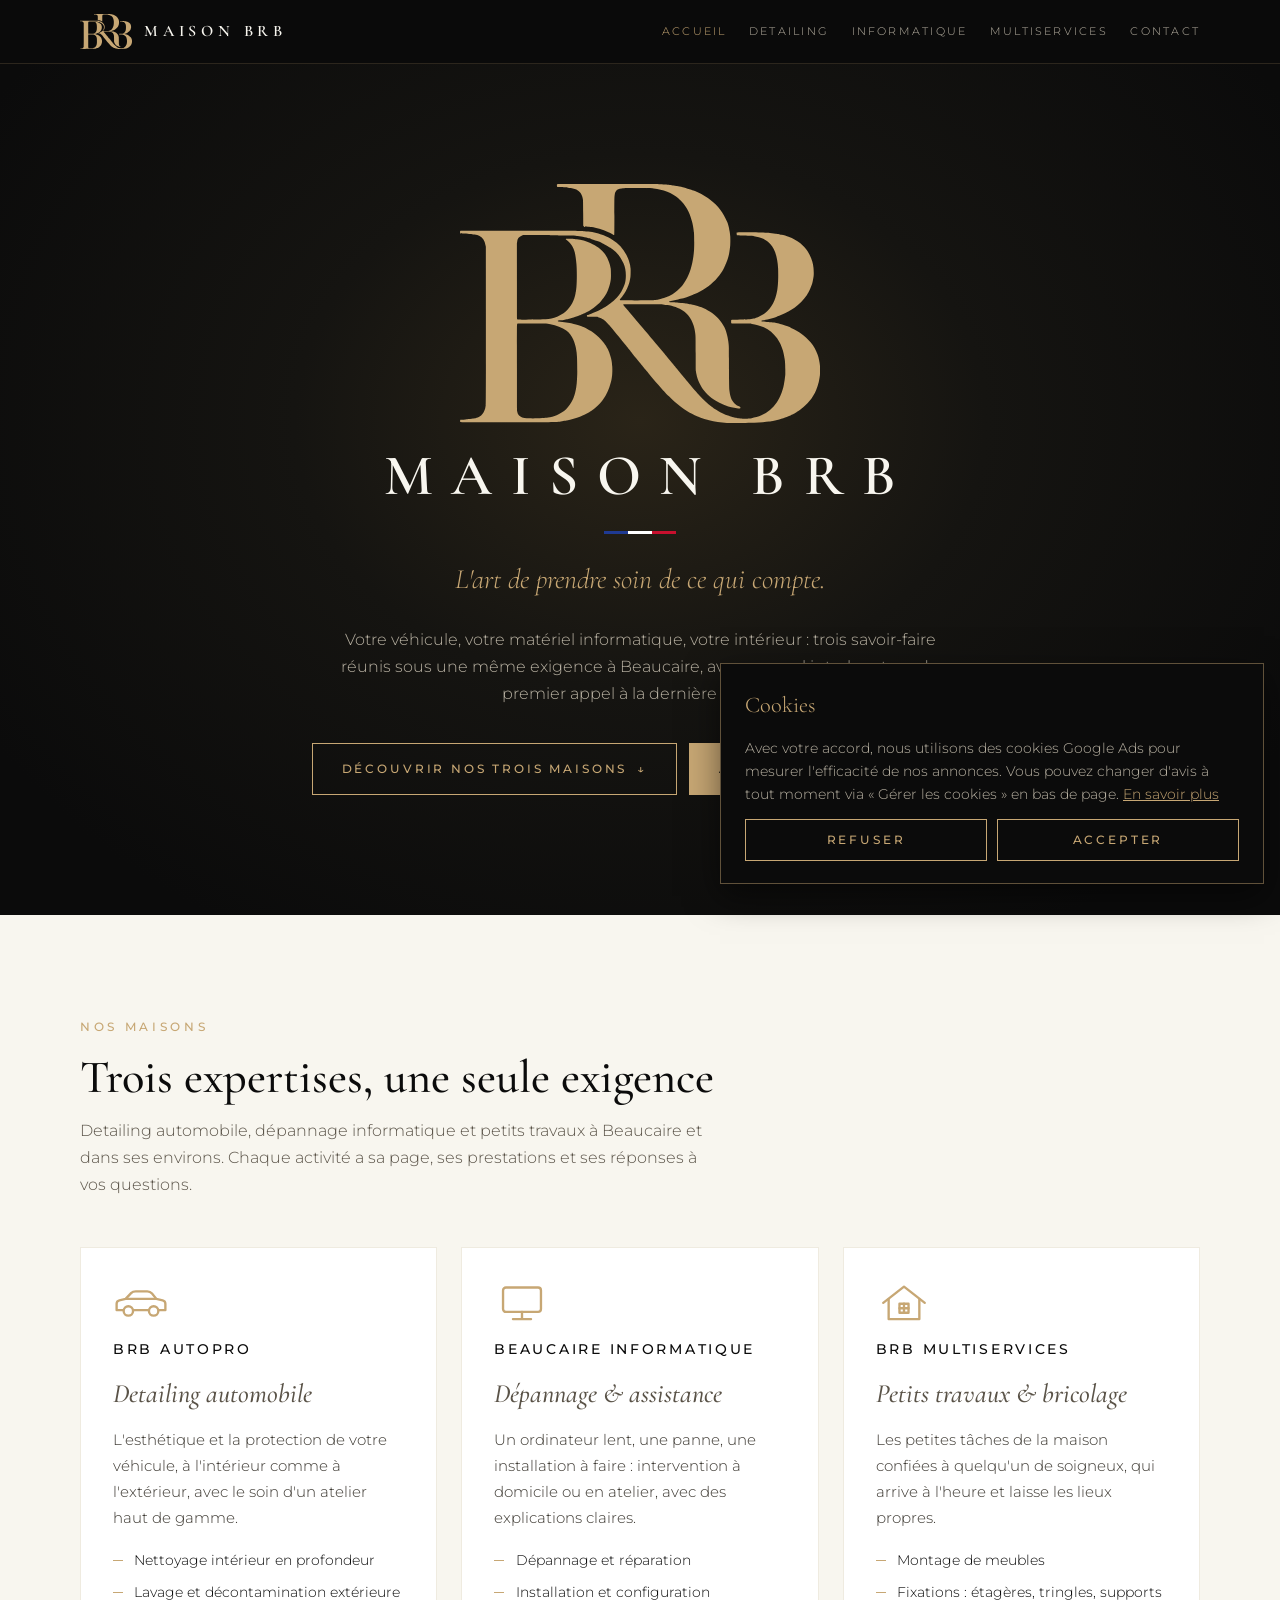
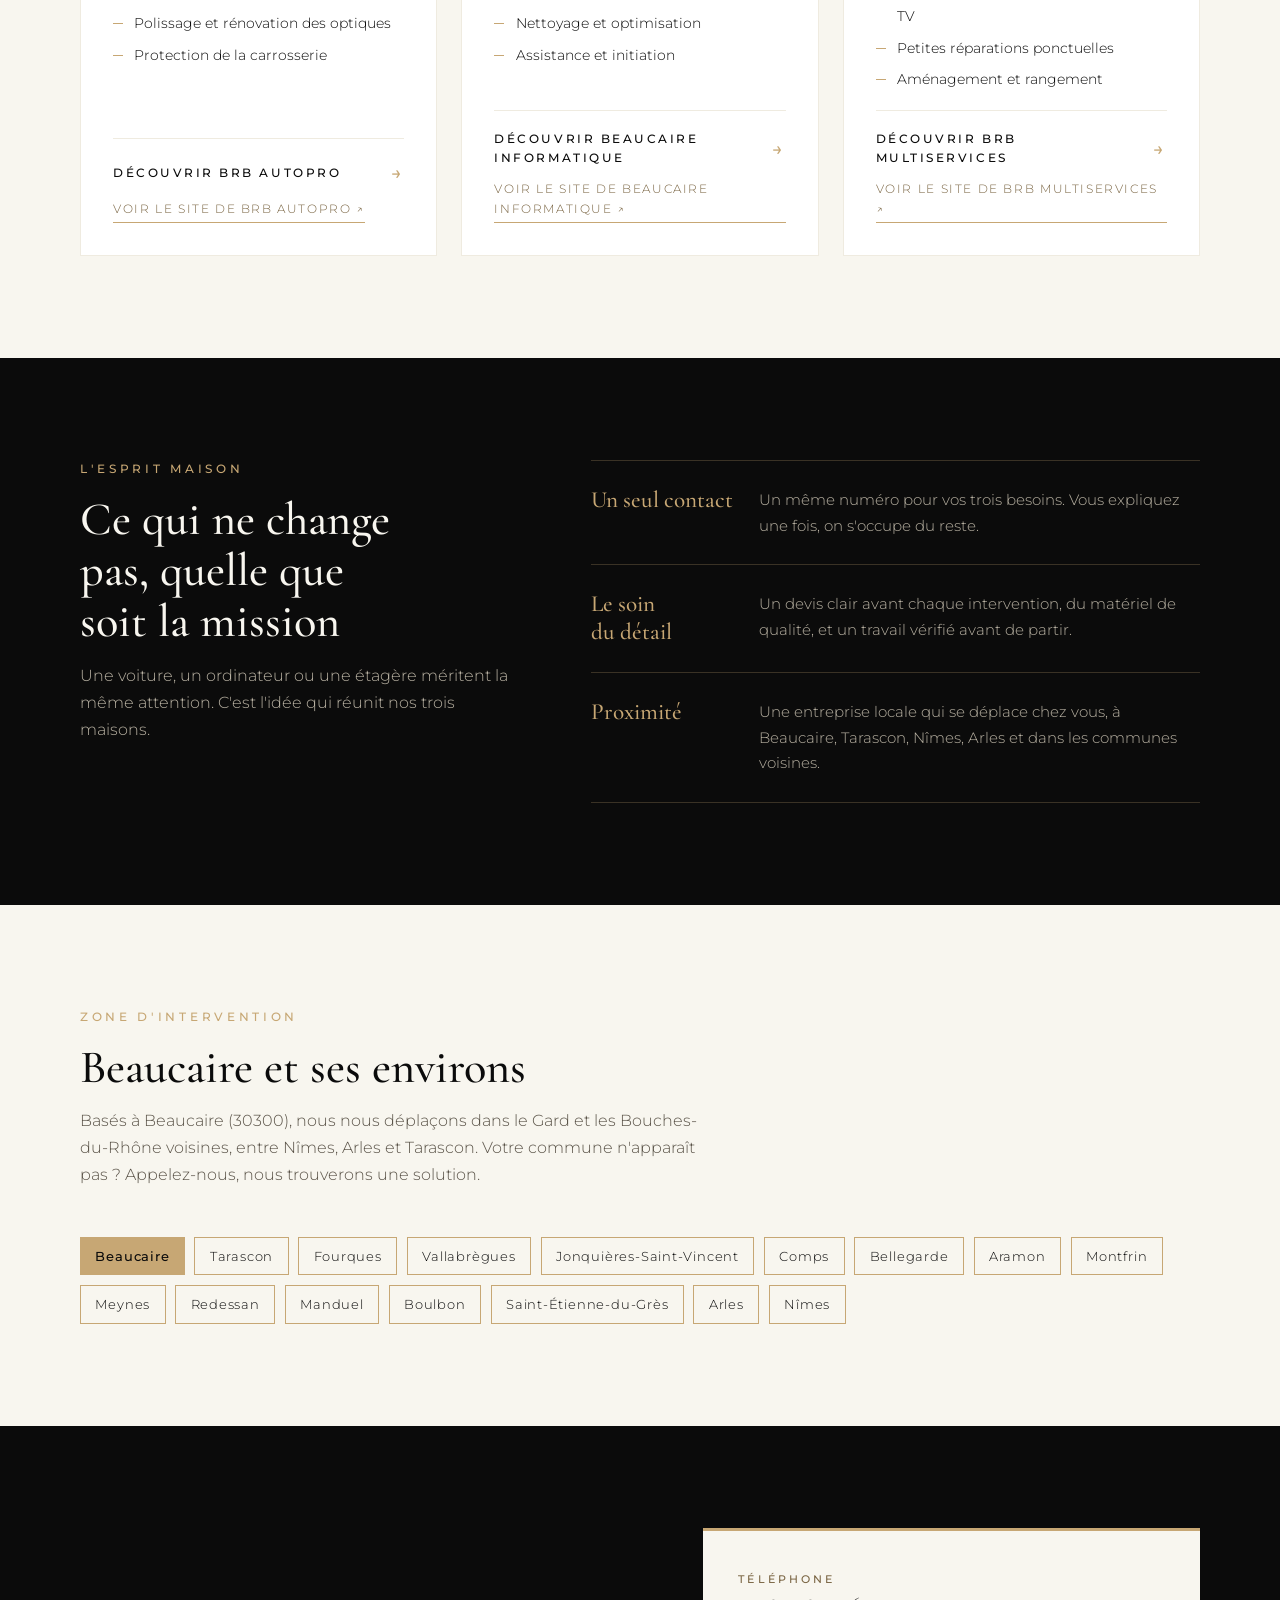
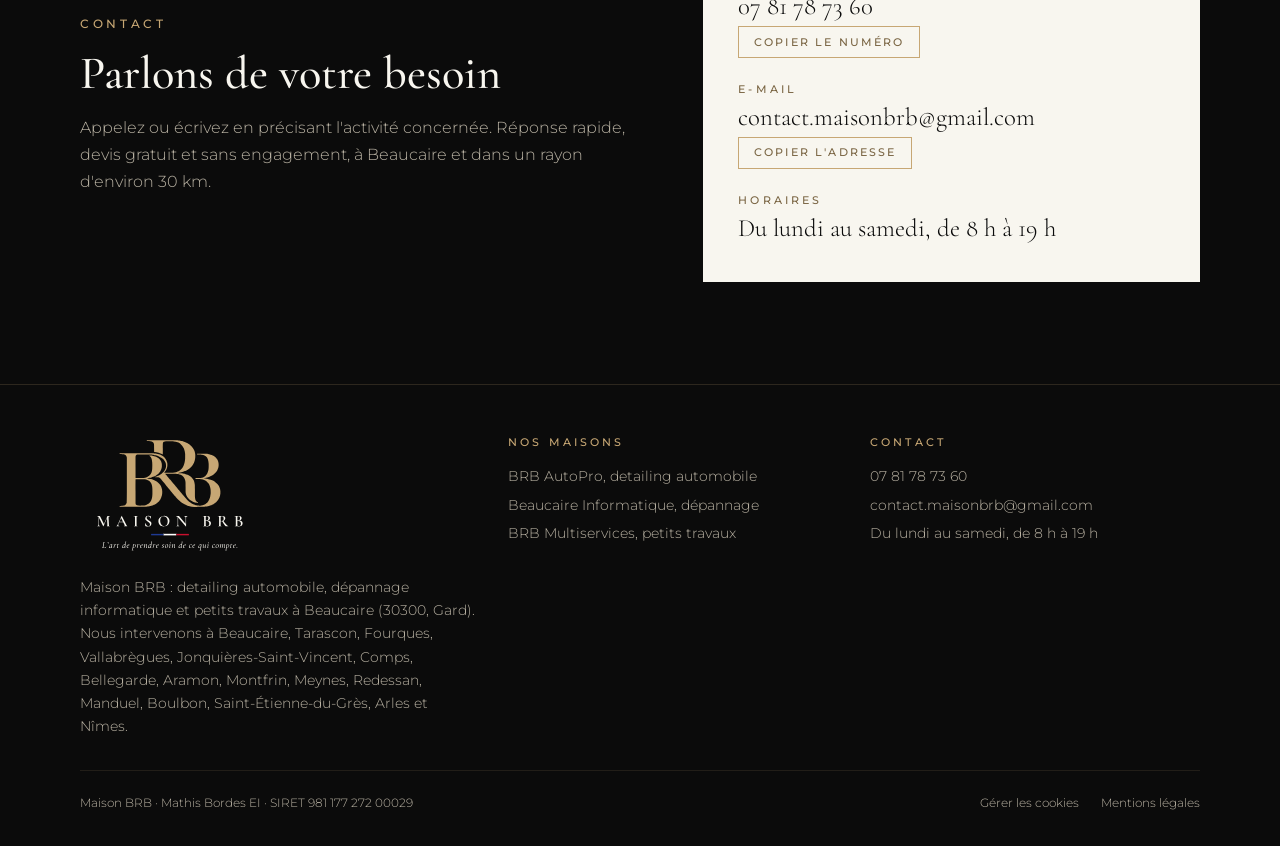
<file: index.html>
<!doctype html>
<html lang="fr">
<head>
<meta charset="utf-8">
<meta name="viewport" content="width=device-width, initial-scale=1, viewport-fit=cover">
<title>Maison BRB · Detailing auto, dépannage informatique et petits travaux à Beaucaire</title>
<meta name="description" content="Maison BRB à Beaucaire (30) : detailing automobile, dépannage informatique et petits travaux. Un seul interlocuteur, un travail soigné, à Tarascon, Nîmes, Arles et environs.">
<meta name="robots" content="index, follow">
<link rel="canonical" href="https://maisonbrb.fr/">
<meta name="theme-color" content="#0B0B0B">
<meta name="google-site-verification" content="C2Wf197ytiRsC117qYJnFB4wuA2djjeU7kxGrJUd7Hs">
<script>
window.dataLayer = window.dataLayer || [];
function gtag(){dataLayer.push(arguments);}
gtag('consent', 'default', {ad_storage: 'denied', ad_user_data: 'denied', ad_personalization: 'denied', analytics_storage: 'denied'});
gtag('js', new Date());
gtag('config', 'AW-18536869011');
</script>
<meta name="geo.region" content="FR-30">
<meta name="geo.placename" content="Beaucaire">
<meta name="geo.position" content="43.8083;4.6436">
<meta name="ICBM" content="43.8083, 4.6436">
<meta property="og:type" content="website">
<meta property="og:locale" content="fr_FR">
<meta property="og:site_name" content="Maison BRB">
<meta property="og:title" content="Maison BRB · Detailing auto, dépannage informatique et petits travaux à Beaucaire">
<meta property="og:description" content="Maison BRB à Beaucaire (30) : detailing automobile, dépannage informatique et petits travaux. Un seul interlocuteur, un travail soigné, à Tarascon, Nîmes, Arles et environs.">
<meta property="og:url" content="https://maisonbrb.fr/">
<meta property="og:image" content="https://maisonbrb.fr/assets/og-maison-brb.png">
<meta property="og:image:width" content="1200">
<meta property="og:image:height" content="630">
<meta name="twitter:card" content="summary_large_image">
<link rel="icon" href="assets/favicon.svg" type="image/svg+xml">
<link rel="icon" href="assets/favicon-32.png" sizes="32x32" type="image/png">
<link rel="apple-touch-icon" href="assets/apple-touch-icon.png">
<link rel="preconnect" href="https://fonts.googleapis.com">
<link rel="preconnect" href="https://fonts.gstatic.com" crossorigin>
<link rel="stylesheet" href="https://fonts.googleapis.com/css2?family=Cormorant+Garamond:ital,wght@0,500;0,600;1,500&family=Montserrat:wght@300;400;500&display=swap">
<link rel="stylesheet" href="assets/style.css">
<script type="application/ld+json">{"@context": "https://schema.org", "@type": "LocalBusiness", "@id": "https://maisonbrb.fr/#entreprise", "name": "Maison BRB", "description": "Maison BRB à Beaucaire (30) : detailing automobile, dépannage informatique et petits travaux. Un seul interlocuteur, un travail soigné, à Tarascon, Nîmes, Arles et environs.", "url": "https://maisonbrb.fr/", "image": "https://maisonbrb.fr/assets/og-maison-brb.png", "logo": "https://maisonbrb.fr/assets/logo-carre.png", "telephone": "+33781787360", "address": {"@type": "PostalAddress", "addressLocality": "Beaucaire", "postalCode": "30300", "addressRegion": "Occitanie", "addressCountry": "FR"}, "geo": {"@type": "GeoCoordinates", "latitude": 43.8083, "longitude": 4.6436}, "areaServed": [{"@type": "City", "name": "Beaucaire"}, {"@type": "City", "name": "Tarascon"}, {"@type": "City", "name": "Fourques"}, {"@type": "City", "name": "Vallabrègues"}, {"@type": "City", "name": "Jonquières-Saint-Vincent"}, {"@type": "City", "name": "Comps"}, {"@type": "City", "name": "Bellegarde"}, {"@type": "City", "name": "Aramon"}, {"@type": "City", "name": "Montfrin"}, {"@type": "City", "name": "Meynes"}, {"@type": "City", "name": "Redessan"}, {"@type": "City", "name": "Manduel"}, {"@type": "City", "name": "Boulbon"}, {"@type": "City", "name": "Saint-Étienne-du-Grès"}, {"@type": "City", "name": "Arles"}, {"@type": "City", "name": "Nîmes"}], "hasOfferCatalog": {"@type": "OfferCatalog", "name": "Prestations Maison BRB", "itemListElement": [{"@type": "Offer", "itemOffered": {"@type": "Service", "name": "Detailing automobile"}}, {"@type": "Offer", "itemOffered": {"@type": "Service", "name": "Dépannage informatique"}}, {"@type": "Offer", "itemOffered": {"@type": "Service", "name": "Petits travaux et entretien"}}]}, "email": "contact.maisonbrb@gmail.com", "openingHoursSpecification": [{"@type": "OpeningHoursSpecification", "dayOfWeek": ["Monday", "Tuesday", "Wednesday", "Thursday", "Friday", "Saturday"], "opens": "08:00", "closes": "19:00"}], "slogan": "L'art de prendre soin de ce qui compte.", "department": [{"@id": "https://maisonbrb.fr/brb-autopro.html#entreprise"}, {"@id": "https://maisonbrb.fr/beaucaire-informatique.html#entreprise"}, {"@id": "https://maisonbrb.fr/brb-multiservices.html#entreprise"}]}</script>
<script type="application/ld+json">{"@context": "https://schema.org", "@type": "WebSite", "name": "Maison BRB", "url": "https://maisonbrb.fr/", "inLanguage": "fr-FR"}</script>
</head>
<body>
<a class="skip" href="#contenu">Aller au contenu</a>
<header>
  <div class="wrap">
    <a class="brand" href="index.html" aria-label="Maison BRB, accueil"><img src="assets/monogramme-or.svg" alt="" width="52" height="34"><span>MAISON BRB</span></a>
    <nav class="main" aria-label="Navigation principale">
      <a href="index.html" aria-current="page">Accueil</a>
      <a href="brb-autopro.html">Detailing</a>
      <a href="beaucaire-informatique.html">Informatique</a>
      <a href="brb-multiservices.html">Multiservices</a>
      <a href="#contact">Contact</a>
    </nav>
  </div>
</header>
<main id="contenu">
  <section class="hero">
    <div class="wrap">
      <img class="mono" src="assets/monogramme-or.svg" alt="Monogramme BRB" width="360" height="238">
      <h1>MAISON BRB</h1>
      <div class="tri" aria-hidden="true"><i></i><i></i><i></i></div>
      <p class="slogan">L'art de prendre soin de ce qui compte.</p>
      <p class="lead">Votre véhicule, votre matériel informatique, votre intérieur : trois savoir-faire réunis sous une même exigence à Beaucaire, avec un seul interlocuteur du premier appel à la dernière finition.</p>
      <div class="btns">
        <a class="btn" href="#maisons">Découvrir nos trois maisons <span aria-hidden="true">↓</span></a>
        <a class="btn solid" href="tel:+33781787360">Appeler · 07 81 78 73 60</a>
      </div>
    </div>
  </section>

  <section class="band light" id="maisons">
    <div class="wrap">
      <div class="head">
        <span class="eyebrow">Nos maisons</span>
        <h2>Trois expertises, une seule exigence</h2>
        <p>Detailing automobile, dépannage informatique et petits travaux à Beaucaire et dans ses environs. Chaque activité a sa page, ses prestations et ses réponses à vos questions.</p>
      </div>
      <div class="grid">
        <article class="house">
          <svg class="ic" viewBox="0 0 31 21" aria-hidden="true"><path d="M2 15 L2 11.5 Q2 10 3.5 9.6 L7 8.8 L10 5.6 Q11 4.6 12.6 4.6 L19 4.6 Q20.6 4.6 21.6 5.8 L24 8.8 L27.5 9.6 Q29 10 29 11.5 L29 15 Z"/><path d="M7 8.8 L24 8.8"/><circle cx="8.5" cy="15.5" r="2.6" fill="#fff"/><circle cx="22.5" cy="15.5" r="2.6" fill="#fff"/></svg>
          <span class="name">BRB AutoPro</span>
          <h3>Detailing automobile</h3>
          <p>L'esthétique et la protection de votre véhicule, à l'intérieur comme à l'extérieur, avec le soin d'un atelier haut de gamme.</p>
          <ul><li>Nettoyage intérieur en profondeur</li><li>Lavage et décontamination extérieure</li><li>Polissage et rénovation des optiques</li><li>Protection de la carrosserie</li></ul>
          <a class="go" href="brb-autopro.html"><span>Découvrir BRB AutoPro</span><span aria-hidden="true">→</span></a>
          <a class="ext" href="https://brbautopro.fr" target="_blank" rel="noopener">Voir le site de BRB AutoPro <span aria-hidden="true">↗</span></a>
        </article>
        <article class="house">
          <svg class="ic" viewBox="0 0 31 21" aria-hidden="true"><rect x="5" y="2.5" width="21" height="13.5" rx="1.6"/><path d="M15.5 16 L15.5 19.5 M10.5 20 L20.5 20"/></svg>
          <span class="name">Beaucaire Informatique</span>
          <h3>Dépannage &amp; assistance</h3>
          <p>Un ordinateur lent, une panne, une installation à faire : intervention à domicile ou en atelier, avec des explications claires.</p>
          <ul><li>Dépannage et réparation</li><li>Installation et configuration</li><li>Nettoyage et optimisation</li><li>Assistance et initiation</li></ul>
          <a class="go" href="beaucaire-informatique.html"><span>Découvrir Beaucaire Informatique</span><span aria-hidden="true">→</span></a>
          <a class="ext" href="https://beaucaireinformatique.fr" target="_blank" rel="noopener">Voir le site de Beaucaire Informatique <span aria-hidden="true">↗</span></a>
        </article>
        <article class="house">
          <svg class="ic" viewBox="0 0 31 21" aria-hidden="true"><path d="M4 11 L15.5 2 L27 11"/><path d="M7 9 L7 20 L24 20 L24 9"/><rect x="13" y="11.5" width="5" height="5"/><path d="M15.5 11.5 L15.5 16.5 M13 14 L18 14"/></svg>
          <span class="name">BRB Multiservices</span>
          <h3>Petits travaux &amp; bricolage</h3>
          <p>Les petites tâches de la maison confiées à quelqu'un de soigneux, qui arrive à l'heure et laisse les lieux propres.</p>
          <ul><li>Montage de meubles</li><li>Fixations : étagères, tringles, supports TV</li><li>Petites réparations ponctuelles</li><li>Aménagement et rangement</li></ul>
          <a class="go" href="brb-multiservices.html"><span>Découvrir BRB Multiservices</span><span aria-hidden="true">→</span></a>
          <a class="ext" href="https://brbmultiservices.fr" target="_blank" rel="noopener">Voir le site de BRB Multiservices <span aria-hidden="true">↗</span></a>
        </article>
      </div>
    </div>
  </section>

  <section class="band split" id="esprit">
    <div class="wrap">
      <div class="head">
        <span class="eyebrow">L'esprit Maison</span>
        <h2>Ce qui ne change pas, quelle que soit la mission</h2>
        <p>Une voiture, un ordinateur ou une étagère méritent la même attention. C'est l'idée qui réunit nos trois maisons.</p>
      </div>
      <div>
        <div class="pledge"><h3>Un seul contact</h3><p>Un même numéro pour vos trois besoins. Vous expliquez une fois, on s'occupe du reste.</p></div>
        <div class="pledge"><h3>Le soin du détail</h3><p>Un devis clair avant chaque intervention, du matériel de qualité, et un travail vérifié avant de partir.</p></div>
        <div class="pledge"><h3>Proximité</h3><p>Une entreprise locale qui se déplace chez vous, à Beaucaire, Tarascon, Nîmes, Arles et dans les communes voisines.</p></div>
      </div>
    </div>
  </section>

  <section class="band light" id="zone">
    <div class="wrap">
      <div class="head">
        <span class="eyebrow">Zone d'intervention</span>
        <h2>Beaucaire et ses environs</h2>
        <p>Basés à Beaucaire (30300), nous nous déplaçons dans le Gard et les Bouches-du-Rhône voisines, entre Nîmes, Arles et Tarascon. Votre commune n'apparaît pas ? Appelez-nous, nous trouverons une solution.</p>
      </div>
      <ul class="towns">
          <li class="main">Beaucaire</li>
          <li>Tarascon</li>
          <li>Fourques</li>
          <li>Vallabrègues</li>
          <li>Jonquières-Saint-Vincent</li>
          <li>Comps</li>
          <li>Bellegarde</li>
          <li>Aramon</li>
          <li>Montfrin</li>
          <li>Meynes</li>
          <li>Redessan</li>
          <li>Manduel</li>
          <li>Boulbon</li>
          <li>Saint-Étienne-du-Grès</li>
          <li>Arles</li>
          <li>Nîmes</li>
      </ul>
    </div>
  </section>

  <section class="band contact" id="contact">
    <div class="wrap">
      <div class="head">
        <span class="eyebrow">Contact</span>
        <h2>Parlons de votre besoin</h2>
        <p>Appelez ou écrivez en précisant l'activité concernée. Réponse rapide, devis gratuit et sans engagement, à Beaucaire et dans un rayon d'environ 30 km.</p>
      </div>
      <div class="card">
        <div class="row"><span class="k">Téléphone</span><a class="v" id="tel" href="tel:+33781787360">07 81 78 73 60</a><button class="copy" type="button" data-copy="tel">Copier le numéro</button></div>
        <div class="row"><span class="k">E-mail</span><a class="v" id="mail" href="mailto:contact.maisonbrb@gmail.com">contact.maisonbrb@gmail.com</a><button class="copy" type="button" data-copy="mail">Copier l'adresse</button></div>
        <div class="row"><span class="k">Horaires</span><span class="v">Du lundi au samedi, de 8 h à 19 h</span></div>
      </div>
    </div>
  </section>
</main>
<footer>
  <div class="wrap">
    <div class="foot-top">
      <div>
        <img class="logo" src="assets/logo-maison-brb.svg" alt="Maison BRB, l'art de prendre soin de ce qui compte" width="200" height="138">
        <p>Maison BRB : detailing automobile, dépannage informatique et petits travaux à Beaucaire (30300, Gard). Nous intervenons à Beaucaire, Tarascon, Fourques, Vallabrègues, Jonquières-Saint-Vincent, Comps, Bellegarde, Aramon, Montfrin, Meynes, Redessan, Manduel, Boulbon, Saint-Étienne-du-Grès, Arles et Nîmes.</p>
      </div>
      <div>
        <h2>Nos maisons</h2>
        <ul>
          <li><a href="brb-autopro.html">BRB AutoPro, detailing automobile</a></li>
          <li><a href="beaucaire-informatique.html">Beaucaire Informatique, dépannage</a></li>
          <li><a href="brb-multiservices.html">BRB Multiservices, petits travaux</a></li>
        </ul>
      </div>
      <div>
        <h2>Contact</h2>
        <ul>
          <li><a href="tel:+33781787360">07 81 78 73 60</a></li>
          <li><a href="mailto:contact.maisonbrb@gmail.com">contact.maisonbrb@gmail.com</a></li>
          <li>Du lundi au samedi, de 8 h à 19 h</li>
        </ul>
      </div>
    </div>
    <div class="foot-bottom">
      <span>Maison BRB · Mathis Bordes EI · SIRET 981 177 272 00029</span>
      <span class="foot-links"><button class="linkish" type="button" data-cookies>Gérer les cookies</button><a href="mentions-legales.html">Mentions légales</a></span>
    </div>
  </div>
</footer>
<div class="consent" id="consent" role="dialog" aria-labelledby="consent-titre" data-gtag="AW-18536869011" data-conversion="AW-18536869011/pi5FCOq0vakdEJPZiIdF" hidden>
  <p id="consent-titre" class="consent-titre">Cookies</p>
  <p>Avec votre accord, nous utilisons des cookies Google Ads pour mesurer l'efficacité de nos annonces. Vous pouvez changer d'avis à tout moment via « Gérer les cookies » en bas de page. <a href="mentions-legales.html#cookies">En savoir plus</a></p>
  <div class="consent-btns"><button class="btn" type="button" data-consent="denied">Refuser</button><button class="btn" type="button" data-consent="granted">Accepter</button></div>
</div>
<a class="callbar" href="tel:+33781787360"><span aria-hidden="true">☎</span> Appeler · 07 81 78 73 60</a>
<script src="assets/site.js" defer></script>
</body>
</html>
</file>
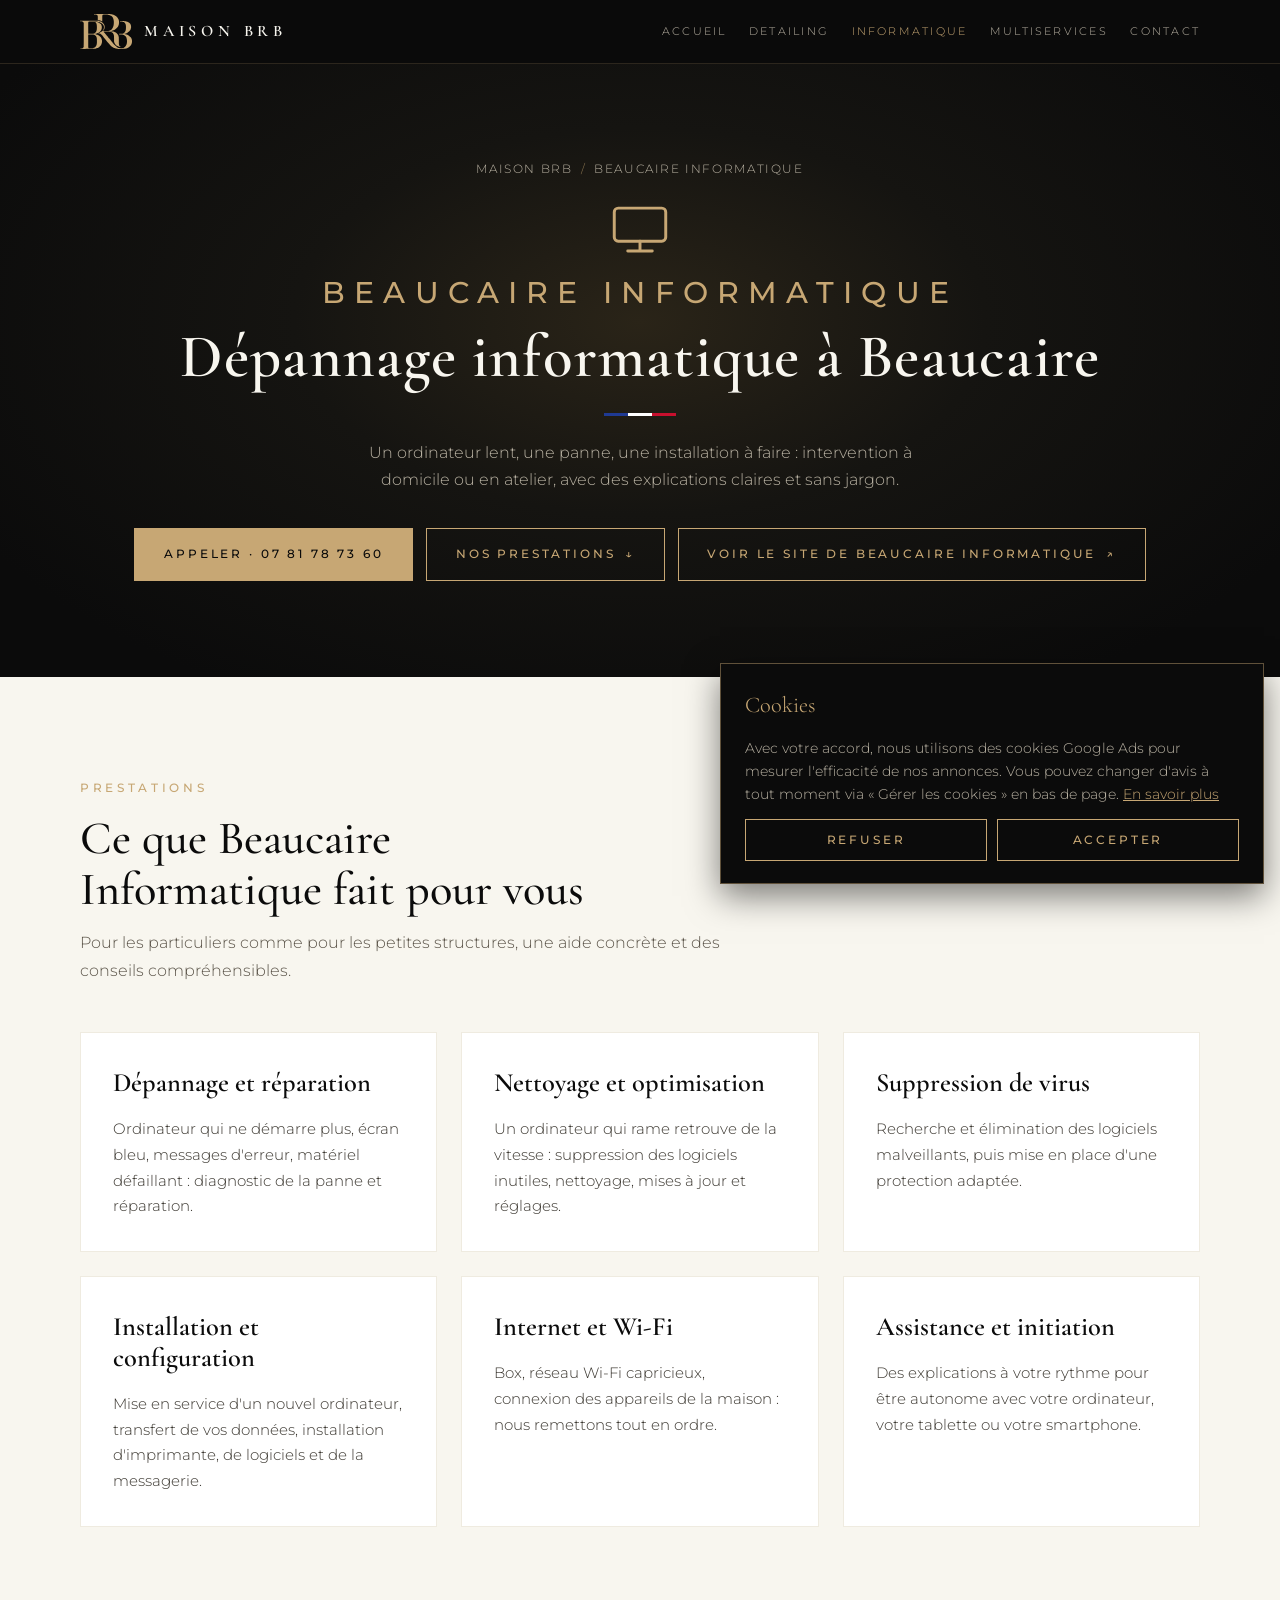
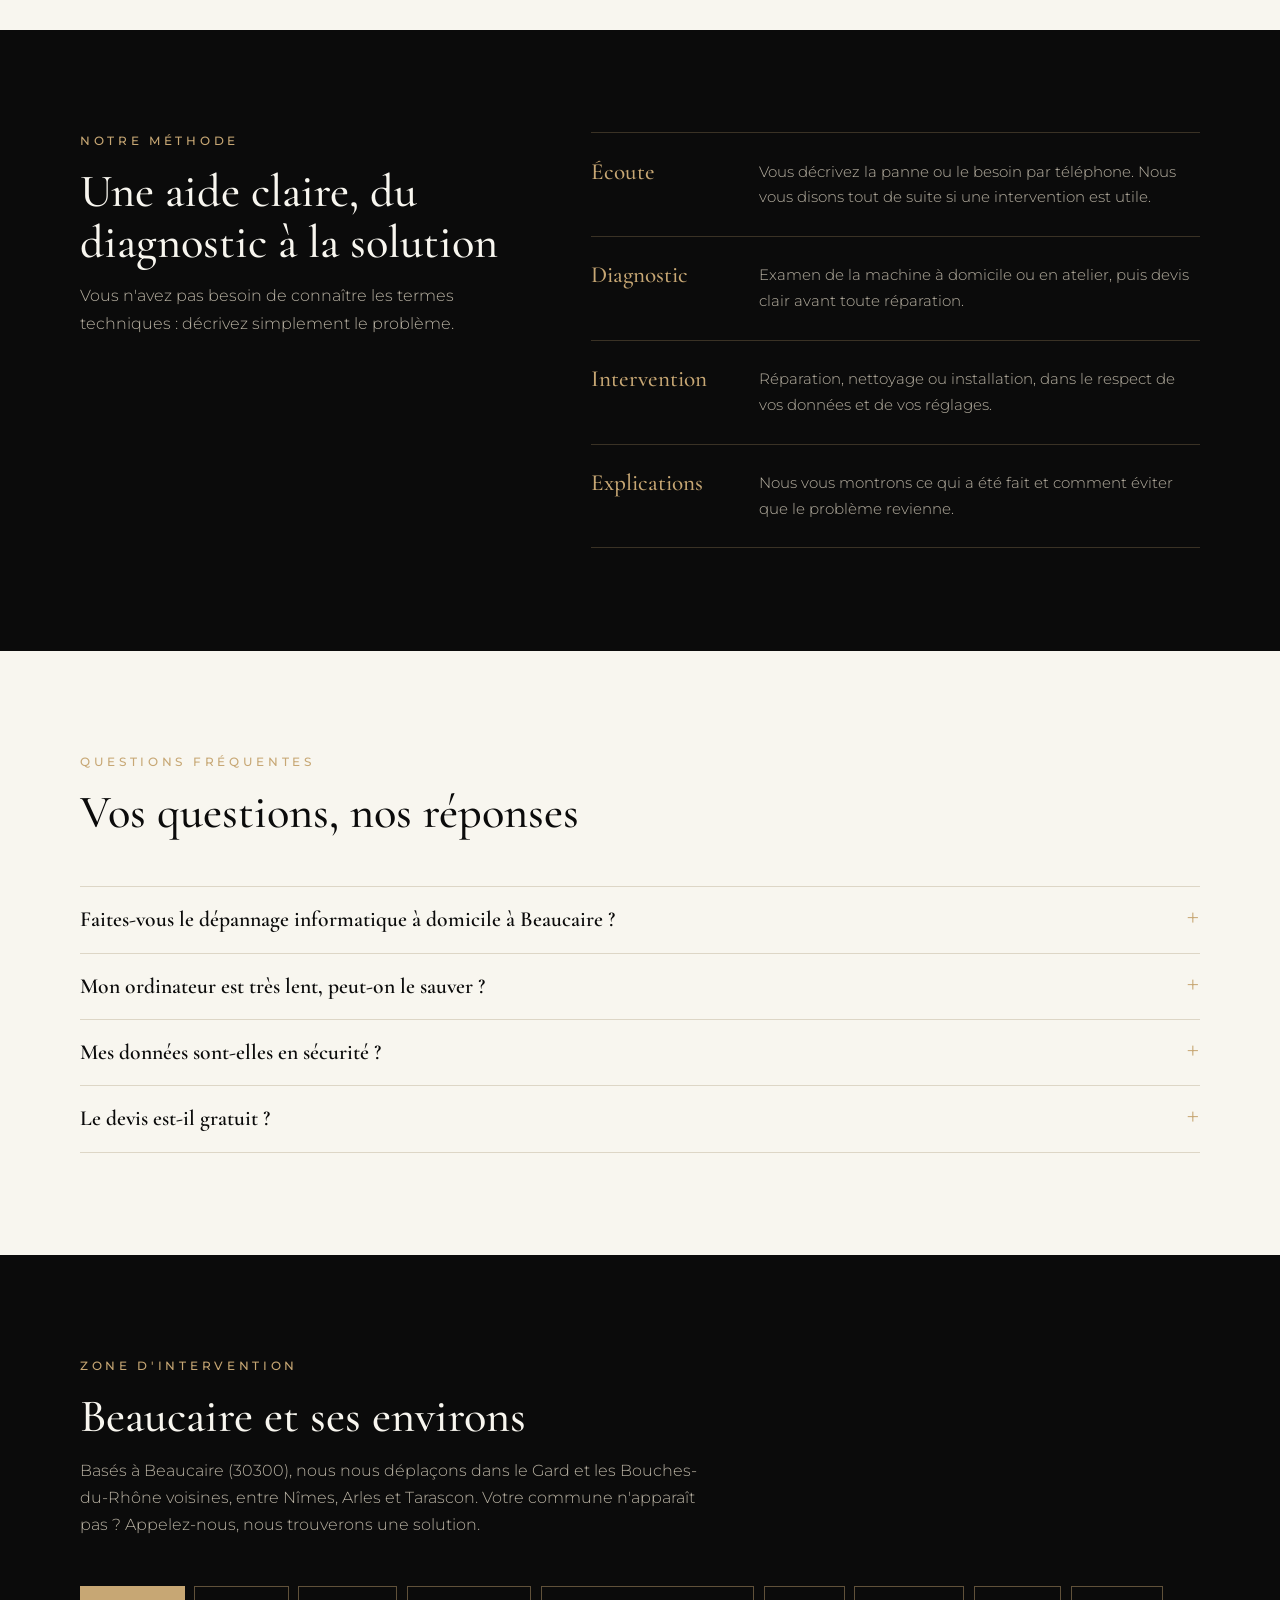
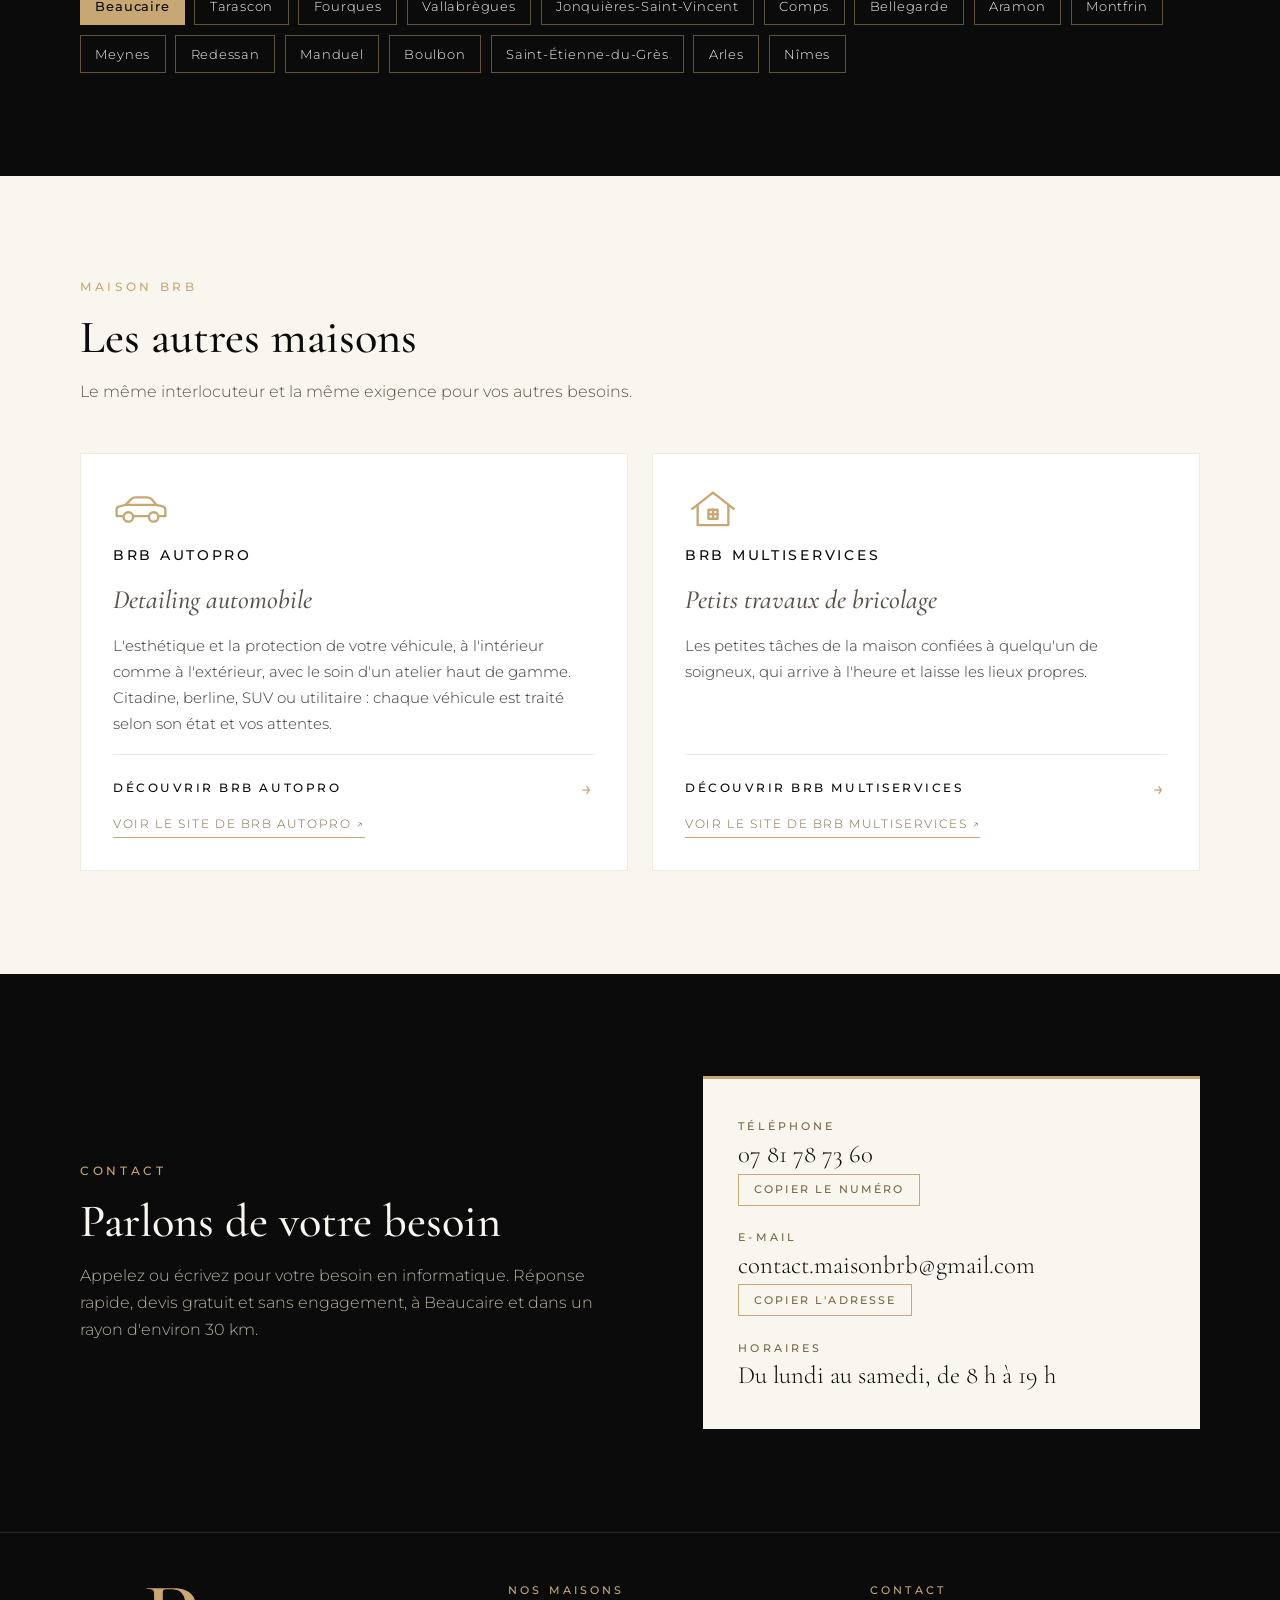
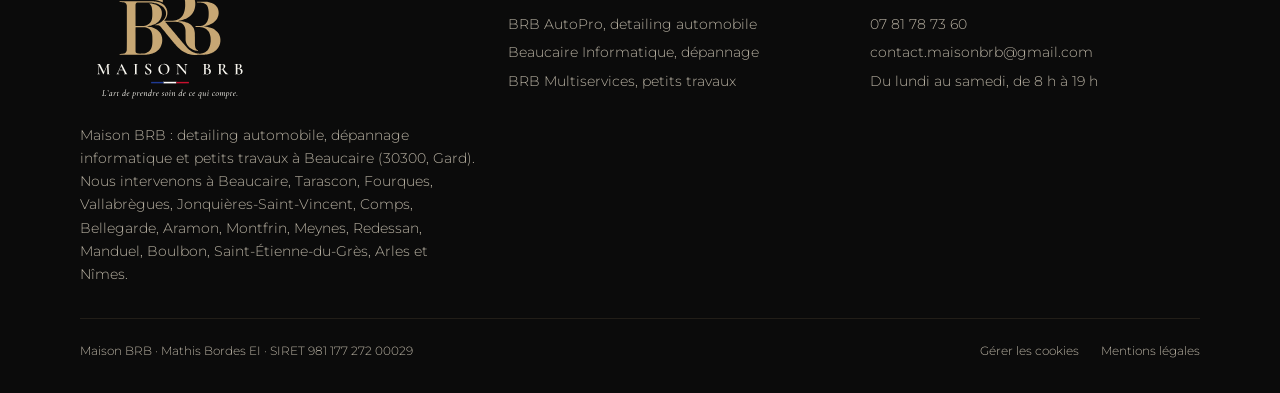
<file: beaucaire-informatique.html>
<!doctype html>
<html lang="fr">
<head>
<meta charset="utf-8">
<meta name="viewport" content="width=device-width, initial-scale=1, viewport-fit=cover">
<title>Beaucaire Informatique · Dépannage informatique à domicile à Beaucaire</title>
<meta name="description" content="Beaucaire Informatique : dépannage et réparation d'ordinateur, installation, optimisation et assistance à domicile ou en atelier à Beaucaire, Tarascon, Nîmes et environs.">
<meta name="robots" content="index, follow">
<link rel="canonical" href="https://maisonbrb.fr/beaucaire-informatique.html">
<meta name="theme-color" content="#0B0B0B">
<meta name="google-site-verification" content="C2Wf197ytiRsC117qYJnFB4wuA2djjeU7kxGrJUd7Hs">
<script>
window.dataLayer = window.dataLayer || [];
function gtag(){dataLayer.push(arguments);}
gtag('consent', 'default', {ad_storage: 'denied', ad_user_data: 'denied', ad_personalization: 'denied', analytics_storage: 'denied'});
gtag('js', new Date());
gtag('config', 'AW-18536869011');
</script>
<meta name="geo.region" content="FR-30">
<meta name="geo.placename" content="Beaucaire">
<meta name="geo.position" content="43.8083;4.6436">
<meta name="ICBM" content="43.8083, 4.6436">
<meta property="og:type" content="website">
<meta property="og:locale" content="fr_FR">
<meta property="og:site_name" content="Maison BRB">
<meta property="og:title" content="Beaucaire Informatique · Dépannage informatique à domicile à Beaucaire">
<meta property="og:description" content="Beaucaire Informatique : dépannage et réparation d'ordinateur, installation, optimisation et assistance à domicile ou en atelier à Beaucaire, Tarascon, Nîmes et environs.">
<meta property="og:url" content="https://maisonbrb.fr/beaucaire-informatique.html">
<meta property="og:image" content="https://maisonbrb.fr/assets/og-maison-brb.png">
<meta property="og:image:width" content="1200">
<meta property="og:image:height" content="630">
<meta name="twitter:card" content="summary_large_image">
<link rel="icon" href="assets/favicon.svg" type="image/svg+xml">
<link rel="icon" href="assets/favicon-32.png" sizes="32x32" type="image/png">
<link rel="apple-touch-icon" href="assets/apple-touch-icon.png">
<link rel="preconnect" href="https://fonts.googleapis.com">
<link rel="preconnect" href="https://fonts.gstatic.com" crossorigin>
<link rel="stylesheet" href="https://fonts.googleapis.com/css2?family=Cormorant+Garamond:ital,wght@0,500;0,600;1,500&family=Montserrat:wght@300;400;500&display=swap">
<link rel="stylesheet" href="assets/style.css">
<script type="application/ld+json">{"@context": "https://schema.org", "@type": "ProfessionalService", "@id": "https://maisonbrb.fr/beaucaire-informatique.html#entreprise", "name": "Beaucaire Informatique", "description": "Beaucaire Informatique : dépannage et réparation d'ordinateur, installation, optimisation et assistance à domicile ou en atelier à Beaucaire, Tarascon, Nîmes et environs.", "url": "https://maisonbrb.fr/beaucaire-informatique.html", "image": "https://maisonbrb.fr/assets/og-maison-brb.png", "logo": "https://maisonbrb.fr/assets/logo-carre.png", "telephone": "+33781787360", "address": {"@type": "PostalAddress", "addressLocality": "Beaucaire", "postalCode": "30300", "addressRegion": "Occitanie", "addressCountry": "FR"}, "geo": {"@type": "GeoCoordinates", "latitude": 43.8083, "longitude": 4.6436}, "areaServed": [{"@type": "City", "name": "Beaucaire"}, {"@type": "City", "name": "Tarascon"}, {"@type": "City", "name": "Fourques"}, {"@type": "City", "name": "Vallabrègues"}, {"@type": "City", "name": "Jonquières-Saint-Vincent"}, {"@type": "City", "name": "Comps"}, {"@type": "City", "name": "Bellegarde"}, {"@type": "City", "name": "Aramon"}, {"@type": "City", "name": "Montfrin"}, {"@type": "City", "name": "Meynes"}, {"@type": "City", "name": "Redessan"}, {"@type": "City", "name": "Manduel"}, {"@type": "City", "name": "Boulbon"}, {"@type": "City", "name": "Saint-Étienne-du-Grès"}, {"@type": "City", "name": "Arles"}, {"@type": "City", "name": "Nîmes"}], "hasOfferCatalog": {"@type": "OfferCatalog", "name": "Prestations Beaucaire Informatique", "itemListElement": [{"@type": "Offer", "itemOffered": {"@type": "Service", "name": "Dépannage et réparation"}}, {"@type": "Offer", "itemOffered": {"@type": "Service", "name": "Nettoyage et optimisation"}}, {"@type": "Offer", "itemOffered": {"@type": "Service", "name": "Suppression de virus"}}, {"@type": "Offer", "itemOffered": {"@type": "Service", "name": "Installation et configuration"}}, {"@type": "Offer", "itemOffered": {"@type": "Service", "name": "Internet et Wi-Fi"}}, {"@type": "Offer", "itemOffered": {"@type": "Service", "name": "Assistance et initiation"}}]}, "email": "contact.maisonbrb@gmail.com", "sameAs": ["https://beaucaireinformatique.fr"], "openingHoursSpecification": [{"@type": "OpeningHoursSpecification", "dayOfWeek": ["Monday", "Tuesday", "Wednesday", "Thursday", "Friday", "Saturday"], "opens": "08:00", "closes": "19:00"}], "parentOrganization": {"@id": "https://maisonbrb.fr/#entreprise"}}</script>
<script type="application/ld+json">{"@context": "https://schema.org", "@type": "BreadcrumbList", "itemListElement": [{"@type": "ListItem", "position": 1, "name": "Maison BRB", "item": "https://maisonbrb.fr/"}, {"@type": "ListItem", "position": 2, "name": "Beaucaire Informatique", "item": "https://maisonbrb.fr/beaucaire-informatique.html"}]}</script>
<script type="application/ld+json">{"@context": "https://schema.org", "@type": "FAQPage", "mainEntity": [{"@type": "Question", "name": "Faites-vous le dépannage informatique à domicile à Beaucaire ?", "acceptedAnswer": {"@type": "Answer", "text": "Oui. Beaucaire Informatique se déplace à domicile à Beaucaire, Tarascon, Fourques, Jonquières-Saint-Vincent, Nîmes, Arles et dans les communes proches. L'intervention peut aussi se faire en atelier."}}, {"@type": "Question", "name": "Mon ordinateur est très lent, peut-on le sauver ?", "acceptedAnswer": {"@type": "Answer", "text": "Très souvent, oui. Un nettoyage et une optimisation suffisent dans de nombreux cas. Si une pièce est en cause, nous vous le disons et vous proposons la solution la plus raisonnable."}}, {"@type": "Question", "name": "Mes données sont-elles en sécurité ?", "acceptedAnswer": {"@type": "Answer", "text": "Vos fichiers sont traités avec discrétion. Avant toute intervention qui pourrait les toucher, nous vous proposons de les sauvegarder."}}, {"@type": "Question", "name": "Le devis est-il gratuit ?", "acceptedAnswer": {"@type": "Answer", "text": "Oui, le devis est gratuit et sans engagement. Vous savez ce qui sera fait avant que nous commencions."}}]}</script>
</head>
<body>
<a class="skip" href="#contenu">Aller au contenu</a>
<header>
  <div class="wrap">
    <a class="brand" href="index.html" aria-label="Maison BRB, accueil"><img src="assets/monogramme-or.svg" alt="" width="52" height="34"><span>MAISON BRB</span></a>
    <nav class="main" aria-label="Navigation principale">
      <a href="index.html">Accueil</a>
      <a href="brb-autopro.html">Detailing</a>
      <a href="beaucaire-informatique.html" aria-current="page">Informatique</a>
      <a href="brb-multiservices.html">Multiservices</a>
      <a href="#contact">Contact</a>
    </nav>
  </div>
</header>
<main id="contenu">
  <section class="hero sub">
    <div class="wrap">
      <nav class="crumbs" aria-label="Fil d'Ariane"><ol><li><a href="index.html">Maison BRB</a></li><li aria-current="page">Beaucaire Informatique</li></ol></nav>
      <svg class="ic" viewBox="0 0 31 21" aria-hidden="true"><rect x="5" y="2.5" width="21" height="13.5" rx="1.6"/><path d="M15.5 16 L15.5 19.5 M10.5 20 L20.5 20"/></svg>
      <h1><em>Beaucaire Informatique</em>Dépannage informatique à Beaucaire</h1>
      <div class="tri" aria-hidden="true"><i></i><i></i><i></i></div>
      <p class="lead">Un ordinateur lent, une panne, une installation à faire : intervention à domicile ou en atelier, avec des explications claires et sans jargon.</p>
      <div class="btns">
        <a class="btn solid" href="tel:+33781787360">Appeler · 07 81 78 73 60</a>
        <a class="btn" href="#prestations">Nos prestations <span aria-hidden="true">↓</span></a>
        <a class="btn" href="https://beaucaireinformatique.fr" target="_blank" rel="noopener">Voir le site de Beaucaire Informatique <span aria-hidden="true">↗</span></a>
      </div>
    </div>
  </section>

  <section class="band light" id="prestations">
    <div class="wrap">
      <div class="head">
        <span class="eyebrow">Prestations</span>
        <h2>Ce que Beaucaire Informatique fait pour vous</h2>
        <p>Pour les particuliers comme pour les petites structures, une aide concrète et des conseils compréhensibles.</p>
      </div>
      <div class="grid">
        <article class="house plain">
          <h3>Dépannage et réparation</h3>
          <p>Ordinateur qui ne démarre plus, écran bleu, messages d'erreur, matériel défaillant : diagnostic de la panne et réparation.</p>
        </article>
        <article class="house plain">
          <h3>Nettoyage et optimisation</h3>
          <p>Un ordinateur qui rame retrouve de la vitesse : suppression des logiciels inutiles, nettoyage, mises à jour et réglages.</p>
        </article>
        <article class="house plain">
          <h3>Suppression de virus</h3>
          <p>Recherche et élimination des logiciels malveillants, puis mise en place d'une protection adaptée.</p>
        </article>
        <article class="house plain">
          <h3>Installation et configuration</h3>
          <p>Mise en service d'un nouvel ordinateur, transfert de vos données, installation d'imprimante, de logiciels et de la messagerie.</p>
        </article>
        <article class="house plain">
          <h3>Internet et Wi-Fi</h3>
          <p>Box, réseau Wi-Fi capricieux, connexion des appareils de la maison : nous remettons tout en ordre.</p>
        </article>
        <article class="house plain">
          <h3>Assistance et initiation</h3>
          <p>Des explications à votre rythme pour être autonome avec votre ordinateur, votre tablette ou votre smartphone.</p>
        </article>
      </div>
    </div>
  </section>

  <section class="band split">
    <div class="wrap">
      <div class="head">
        <span class="eyebrow">Notre méthode</span>
        <h2>Une aide claire, du diagnostic à la solution</h2>
        <p>Vous n'avez pas besoin de connaître les termes techniques : décrivez simplement le problème.</p>
      </div>
      <div>
        <div class="pledge"><h3>Écoute</h3><p>Vous décrivez la panne ou le besoin par téléphone. Nous vous disons tout de suite si une intervention est utile.</p></div>
        <div class="pledge"><h3>Diagnostic</h3><p>Examen de la machine à domicile ou en atelier, puis devis clair avant toute réparation.</p></div>
        <div class="pledge"><h3>Intervention</h3><p>Réparation, nettoyage ou installation, dans le respect de vos données et de vos réglages.</p></div>
        <div class="pledge"><h3>Explications</h3><p>Nous vous montrons ce qui a été fait et comment éviter que le problème revienne.</p></div>
      </div>
    </div>
  </section>

  <section class="band light" id="questions">
    <div class="wrap">
      <div class="head">
        <span class="eyebrow">Questions fréquentes</span>
        <h2>Vos questions, nos réponses</h2>
      </div>
      <div class="faq">
        <details><summary>Faites-vous le dépannage informatique à domicile à Beaucaire ?</summary><p>Oui. Beaucaire Informatique se déplace à domicile à Beaucaire, Tarascon, Fourques, Jonquières-Saint-Vincent, Nîmes, Arles et dans les communes proches. L'intervention peut aussi se faire en atelier.</p></details>
        <details><summary>Mon ordinateur est très lent, peut-on le sauver ?</summary><p>Très souvent, oui. Un nettoyage et une optimisation suffisent dans de nombreux cas. Si une pièce est en cause, nous vous le disons et vous proposons la solution la plus raisonnable.</p></details>
        <details><summary>Mes données sont-elles en sécurité ?</summary><p>Vos fichiers sont traités avec discrétion. Avant toute intervention qui pourrait les toucher, nous vous proposons de les sauvegarder.</p></details>
        <details><summary>Le devis est-il gratuit ?</summary><p>Oui, le devis est gratuit et sans engagement. Vous savez ce qui sera fait avant que nous commencions.</p></details>
      </div>
    </div>
  </section>

  <section class="band" id="zone">
    <div class="wrap">
      <div class="head">
        <span class="eyebrow">Zone d'intervention</span>
        <h2>Beaucaire et ses environs</h2>
        <p>Basés à Beaucaire (30300), nous nous déplaçons dans le Gard et les Bouches-du-Rhône voisines, entre Nîmes, Arles et Tarascon. Votre commune n'apparaît pas ? Appelez-nous, nous trouverons une solution.</p>
      </div>
      <ul class="towns">
          <li class="main">Beaucaire</li>
          <li>Tarascon</li>
          <li>Fourques</li>
          <li>Vallabrègues</li>
          <li>Jonquières-Saint-Vincent</li>
          <li>Comps</li>
          <li>Bellegarde</li>
          <li>Aramon</li>
          <li>Montfrin</li>
          <li>Meynes</li>
          <li>Redessan</li>
          <li>Manduel</li>
          <li>Boulbon</li>
          <li>Saint-Étienne-du-Grès</li>
          <li>Arles</li>
          <li>Nîmes</li>
      </ul>
    </div>
  </section>

  <section class="band light">
    <div class="wrap">
      <div class="head">
        <span class="eyebrow">Maison BRB</span>
        <h2>Les autres maisons</h2>
        <p>Le même interlocuteur et la même exigence pour vos autres besoins.</p>
      </div>
      <div class="grid two">
        <article class="house">
          <svg class="ic" viewBox="0 0 31 21" aria-hidden="true"><path d="M2 15 L2 11.5 Q2 10 3.5 9.6 L7 8.8 L10 5.6 Q11 4.6 12.6 4.6 L19 4.6 Q20.6 4.6 21.6 5.8 L24 8.8 L27.5 9.6 Q29 10 29 11.5 L29 15 Z"/><path d="M7 8.8 L24 8.8"/><circle cx="8.5" cy="15.5" r="2.6" fill="#fff"/><circle cx="22.5" cy="15.5" r="2.6" fill="#fff"/></svg>
          <span class="name">BRB AutoPro</span>
          <h3>Detailing automobile</h3>
          <p>L'esthétique et la protection de votre véhicule, à l'intérieur comme à l'extérieur, avec le soin d'un atelier haut de gamme. Citadine, berline, SUV ou utilitaire : chaque véhicule est traité selon son état et vos attentes.</p>
          <a class="go" href="brb-autopro.html"><span>Découvrir BRB AutoPro</span><span aria-hidden="true">→</span></a>
          <a class="ext" href="https://brbautopro.fr" target="_blank" rel="noopener">Voir le site de BRB AutoPro <span aria-hidden="true">↗</span></a>
        </article>
        <article class="house">
          <svg class="ic" viewBox="0 0 31 21" aria-hidden="true"><path d="M4 11 L15.5 2 L27 11"/><path d="M7 9 L7 20 L24 20 L24 9"/><rect x="13" y="11.5" width="5" height="5"/><path d="M15.5 11.5 L15.5 16.5 M13 14 L18 14"/></svg>
          <span class="name">BRB Multiservices</span>
          <h3>Petits travaux de bricolage</h3>
          <p>Les petites tâches de la maison confiées à quelqu'un de soigneux, qui arrive à l'heure et laisse les lieux propres.</p>
          <a class="go" href="brb-multiservices.html"><span>Découvrir BRB Multiservices</span><span aria-hidden="true">→</span></a>
          <a class="ext" href="https://brbmultiservices.fr" target="_blank" rel="noopener">Voir le site de BRB Multiservices <span aria-hidden="true">↗</span></a>
        </article>
      </div>
    </div>
  </section>

  <section class="band contact" id="contact">
    <div class="wrap">
      <div class="head">
        <span class="eyebrow">Contact</span>
        <h2>Parlons de votre besoin</h2>
        <p>Appelez ou écrivez pour votre besoin en informatique. Réponse rapide, devis gratuit et sans engagement, à Beaucaire et dans un rayon d'environ 30 km.</p>
      </div>
      <div class="card">
        <div class="row"><span class="k">Téléphone</span><a class="v" id="tel" href="tel:+33781787360">07 81 78 73 60</a><button class="copy" type="button" data-copy="tel">Copier le numéro</button></div>
        <div class="row"><span class="k">E-mail</span><a class="v" id="mail" href="mailto:contact.maisonbrb@gmail.com">contact.maisonbrb@gmail.com</a><button class="copy" type="button" data-copy="mail">Copier l'adresse</button></div>
        <div class="row"><span class="k">Horaires</span><span class="v">Du lundi au samedi, de 8 h à 19 h</span></div>
      </div>
    </div>
  </section>
</main>
<footer>
  <div class="wrap">
    <div class="foot-top">
      <div>
        <img class="logo" src="assets/logo-maison-brb.svg" alt="Maison BRB, l'art de prendre soin de ce qui compte" width="200" height="138">
        <p>Maison BRB : detailing automobile, dépannage informatique et petits travaux à Beaucaire (30300, Gard). Nous intervenons à Beaucaire, Tarascon, Fourques, Vallabrègues, Jonquières-Saint-Vincent, Comps, Bellegarde, Aramon, Montfrin, Meynes, Redessan, Manduel, Boulbon, Saint-Étienne-du-Grès, Arles et Nîmes.</p>
      </div>
      <div>
        <h2>Nos maisons</h2>
        <ul>
          <li><a href="brb-autopro.html">BRB AutoPro, detailing automobile</a></li>
          <li><a href="beaucaire-informatique.html">Beaucaire Informatique, dépannage</a></li>
          <li><a href="brb-multiservices.html">BRB Multiservices, petits travaux</a></li>
        </ul>
      </div>
      <div>
        <h2>Contact</h2>
        <ul>
          <li><a href="tel:+33781787360">07 81 78 73 60</a></li>
          <li><a href="mailto:contact.maisonbrb@gmail.com">contact.maisonbrb@gmail.com</a></li>
          <li>Du lundi au samedi, de 8 h à 19 h</li>
        </ul>
      </div>
    </div>
    <div class="foot-bottom">
      <span>Maison BRB · Mathis Bordes EI · SIRET 981 177 272 00029</span>
      <span class="foot-links"><button class="linkish" type="button" data-cookies>Gérer les cookies</button><a href="mentions-legales.html">Mentions légales</a></span>
    </div>
  </div>
</footer>
<div class="consent" id="consent" role="dialog" aria-labelledby="consent-titre" data-gtag="AW-18536869011" data-conversion="AW-18536869011/pi5FCOq0vakdEJPZiIdF" hidden>
  <p id="consent-titre" class="consent-titre">Cookies</p>
  <p>Avec votre accord, nous utilisons des cookies Google Ads pour mesurer l'efficacité de nos annonces. Vous pouvez changer d'avis à tout moment via « Gérer les cookies » en bas de page. <a href="mentions-legales.html#cookies">En savoir plus</a></p>
  <div class="consent-btns"><button class="btn" type="button" data-consent="denied">Refuser</button><button class="btn" type="button" data-consent="granted">Accepter</button></div>
</div>
<a class="callbar" href="tel:+33781787360"><span aria-hidden="true">☎</span> Appeler · 07 81 78 73 60</a>
<script src="assets/site.js" defer></script>
</body>
</html>
</file>
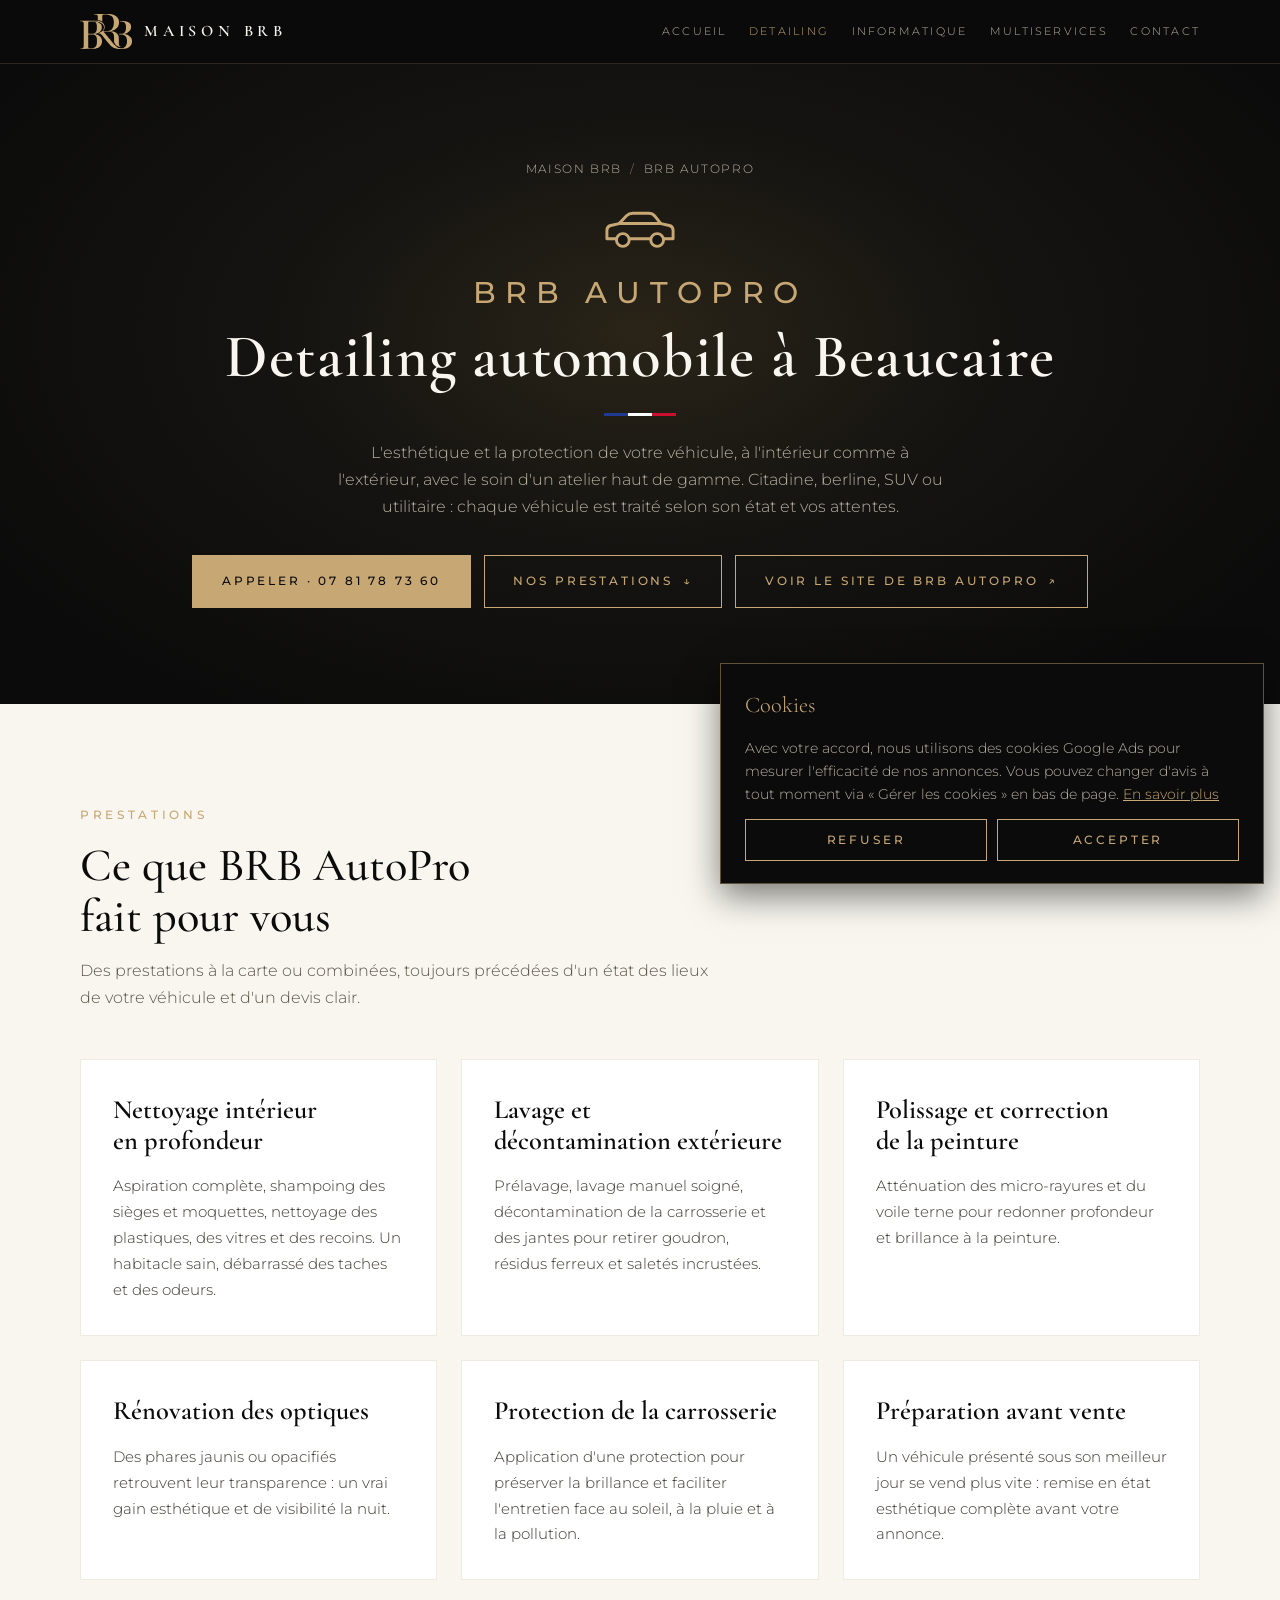
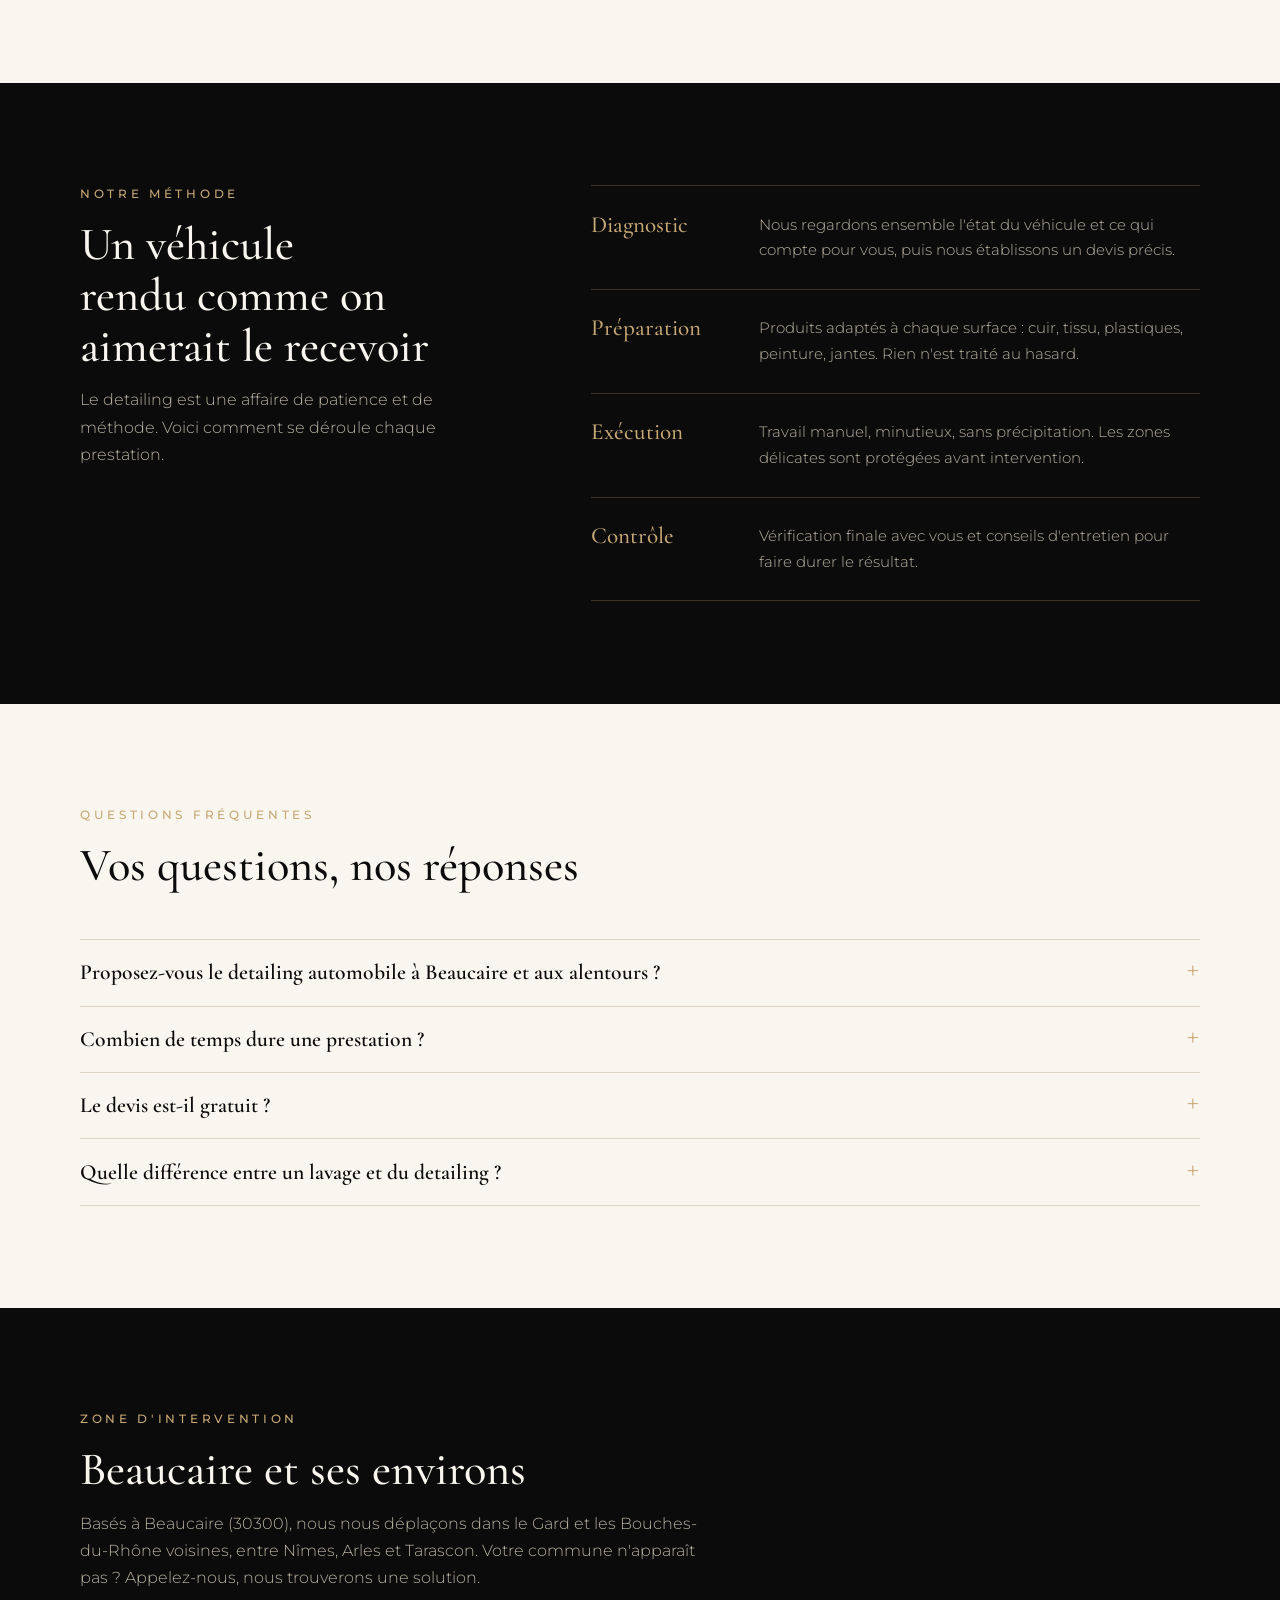
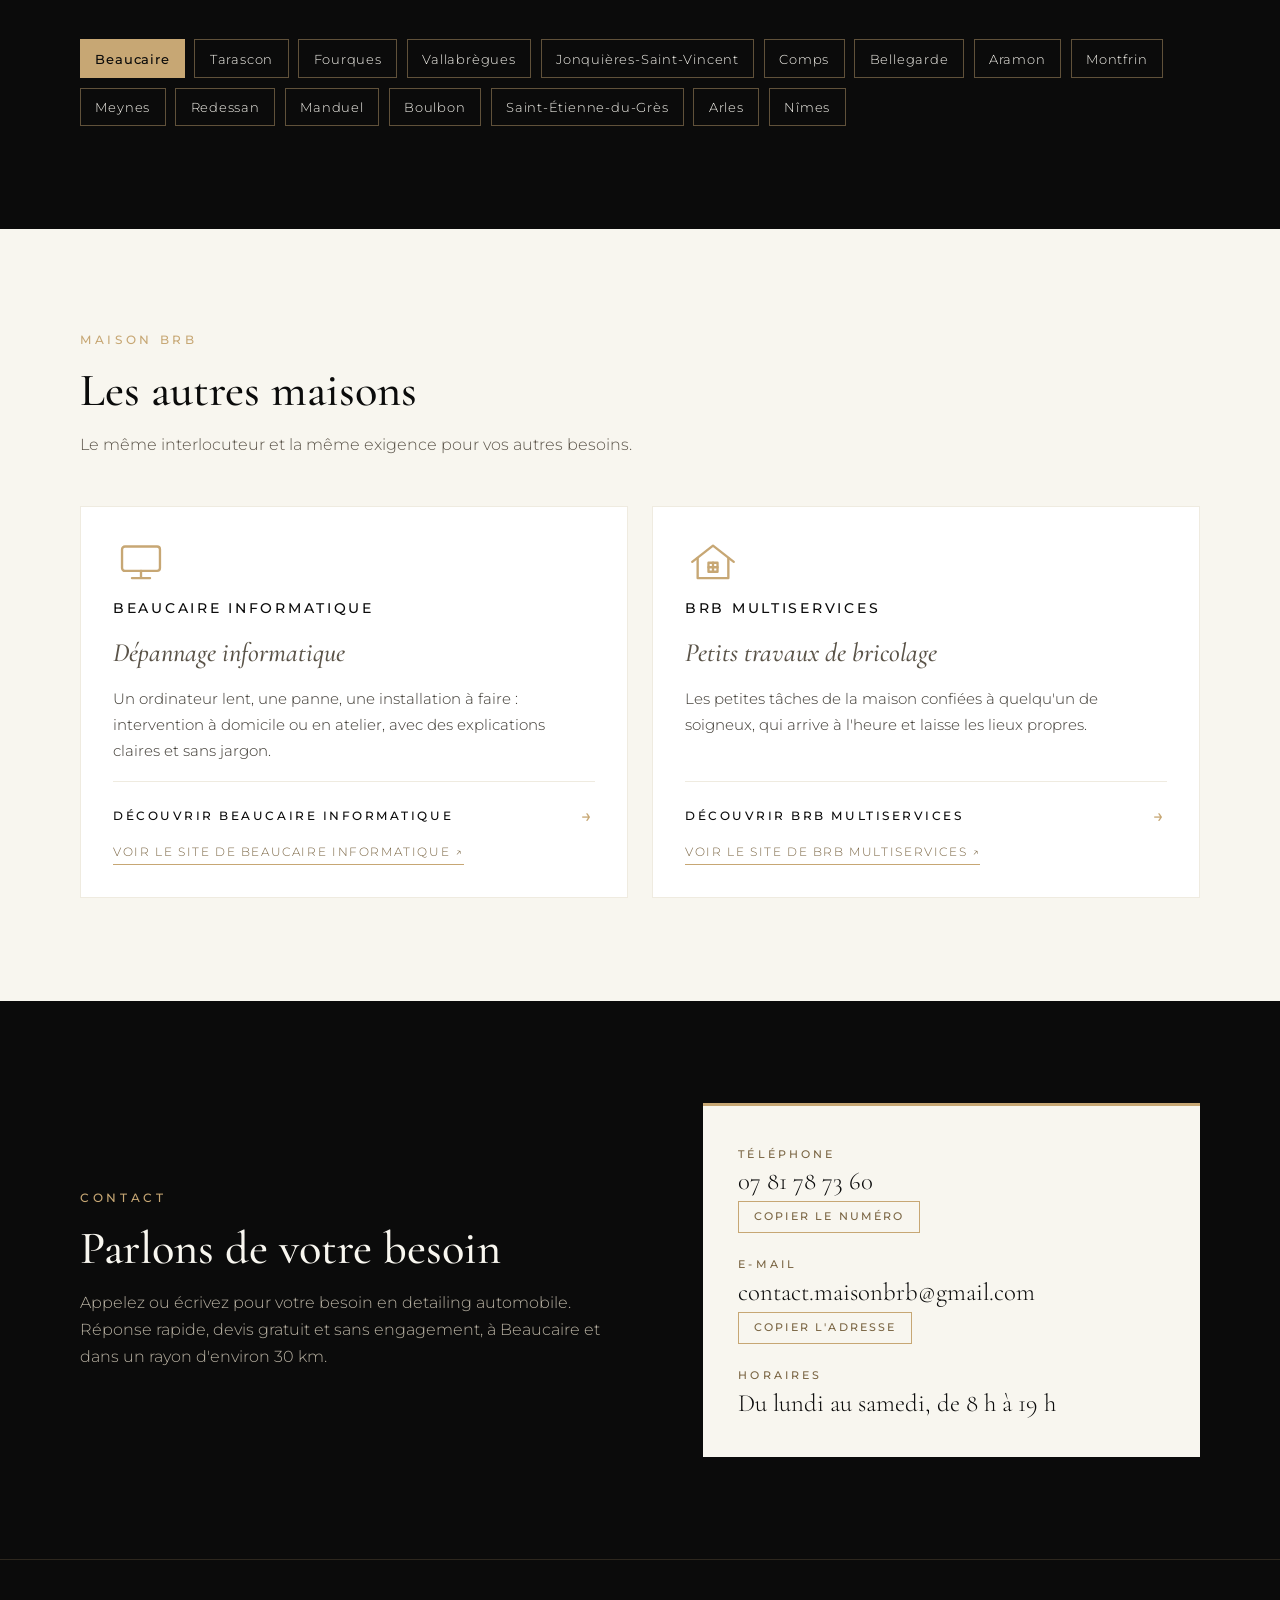
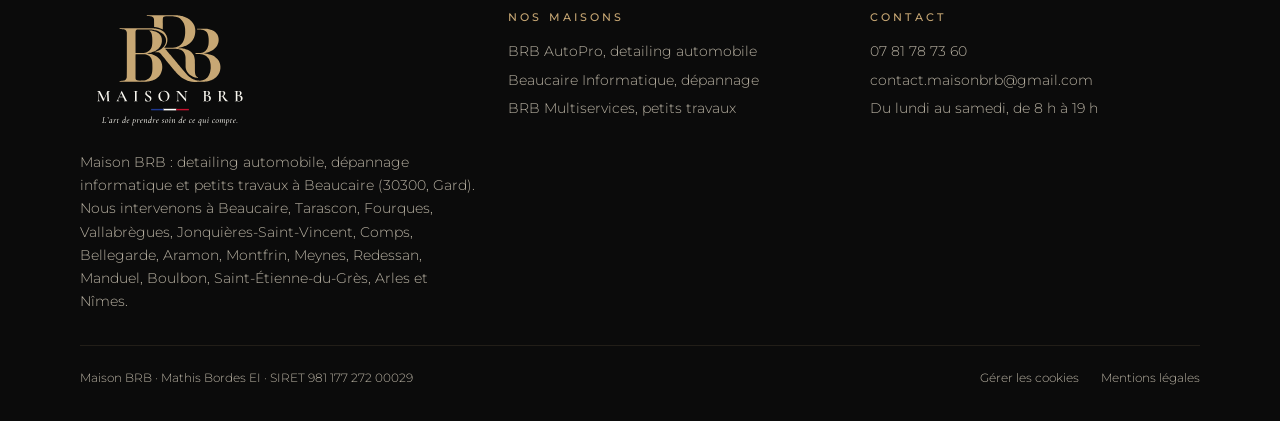
<file: brb-autopro.html>
<!doctype html>
<html lang="fr">
<head>
<meta charset="utf-8">
<meta name="viewport" content="width=device-width, initial-scale=1, viewport-fit=cover">
<title>BRB AutoPro · Detailing et nettoyage automobile à Beaucaire (30)</title>
<meta name="description" content="BRB AutoPro, detailing automobile à Beaucaire : nettoyage intérieur, lavage, polissage, rénovation des optiques et protection carrosserie. Tarascon, Nîmes, Arles. Devis gratuit.">
<meta name="robots" content="index, follow">
<link rel="canonical" href="https://maisonbrb.fr/brb-autopro.html">
<meta name="theme-color" content="#0B0B0B">
<meta name="google-site-verification" content="C2Wf197ytiRsC117qYJnFB4wuA2djjeU7kxGrJUd7Hs">
<script>
window.dataLayer = window.dataLayer || [];
function gtag(){dataLayer.push(arguments);}
gtag('consent', 'default', {ad_storage: 'denied', ad_user_data: 'denied', ad_personalization: 'denied', analytics_storage: 'denied'});
gtag('js', new Date());
gtag('config', 'AW-18536869011');
</script>
<meta name="geo.region" content="FR-30">
<meta name="geo.placename" content="Beaucaire">
<meta name="geo.position" content="43.8083;4.6436">
<meta name="ICBM" content="43.8083, 4.6436">
<meta property="og:type" content="website">
<meta property="og:locale" content="fr_FR">
<meta property="og:site_name" content="Maison BRB">
<meta property="og:title" content="BRB AutoPro · Detailing et nettoyage automobile à Beaucaire (30)">
<meta property="og:description" content="BRB AutoPro, detailing automobile à Beaucaire : nettoyage intérieur, lavage, polissage, rénovation des optiques et protection carrosserie. Tarascon, Nîmes, Arles. Devis gratuit.">
<meta property="og:url" content="https://maisonbrb.fr/brb-autopro.html">
<meta property="og:image" content="https://maisonbrb.fr/assets/og-maison-brb.png">
<meta property="og:image:width" content="1200">
<meta property="og:image:height" content="630">
<meta name="twitter:card" content="summary_large_image">
<link rel="icon" href="assets/favicon.svg" type="image/svg+xml">
<link rel="icon" href="assets/favicon-32.png" sizes="32x32" type="image/png">
<link rel="apple-touch-icon" href="assets/apple-touch-icon.png">
<link rel="preconnect" href="https://fonts.googleapis.com">
<link rel="preconnect" href="https://fonts.gstatic.com" crossorigin>
<link rel="stylesheet" href="https://fonts.googleapis.com/css2?family=Cormorant+Garamond:ital,wght@0,500;0,600;1,500&family=Montserrat:wght@300;400;500&display=swap">
<link rel="stylesheet" href="assets/style.css">
<script type="application/ld+json">{"@context": "https://schema.org", "@type": "AutoWash", "@id": "https://maisonbrb.fr/brb-autopro.html#entreprise", "name": "BRB AutoPro", "description": "BRB AutoPro, detailing automobile à Beaucaire : nettoyage intérieur, lavage, polissage, rénovation des optiques et protection carrosserie. Tarascon, Nîmes, Arles. Devis gratuit.", "url": "https://maisonbrb.fr/brb-autopro.html", "image": "https://maisonbrb.fr/assets/og-maison-brb.png", "logo": "https://maisonbrb.fr/assets/logo-carre.png", "telephone": "+33781787360", "address": {"@type": "PostalAddress", "addressLocality": "Beaucaire", "postalCode": "30300", "addressRegion": "Occitanie", "addressCountry": "FR"}, "geo": {"@type": "GeoCoordinates", "latitude": 43.8083, "longitude": 4.6436}, "areaServed": [{"@type": "City", "name": "Beaucaire"}, {"@type": "City", "name": "Tarascon"}, {"@type": "City", "name": "Fourques"}, {"@type": "City", "name": "Vallabrègues"}, {"@type": "City", "name": "Jonquières-Saint-Vincent"}, {"@type": "City", "name": "Comps"}, {"@type": "City", "name": "Bellegarde"}, {"@type": "City", "name": "Aramon"}, {"@type": "City", "name": "Montfrin"}, {"@type": "City", "name": "Meynes"}, {"@type": "City", "name": "Redessan"}, {"@type": "City", "name": "Manduel"}, {"@type": "City", "name": "Boulbon"}, {"@type": "City", "name": "Saint-Étienne-du-Grès"}, {"@type": "City", "name": "Arles"}, {"@type": "City", "name": "Nîmes"}], "hasOfferCatalog": {"@type": "OfferCatalog", "name": "Prestations BRB AutoPro", "itemListElement": [{"@type": "Offer", "itemOffered": {"@type": "Service", "name": "Nettoyage intérieur en profondeur"}}, {"@type": "Offer", "itemOffered": {"@type": "Service", "name": "Lavage et décontamination extérieure"}}, {"@type": "Offer", "itemOffered": {"@type": "Service", "name": "Polissage et correction de la peinture"}}, {"@type": "Offer", "itemOffered": {"@type": "Service", "name": "Rénovation des optiques"}}, {"@type": "Offer", "itemOffered": {"@type": "Service", "name": "Protection de la carrosserie"}}, {"@type": "Offer", "itemOffered": {"@type": "Service", "name": "Préparation avant vente"}}]}, "email": "contact.maisonbrb@gmail.com", "sameAs": ["https://brbautopro.fr"], "openingHoursSpecification": [{"@type": "OpeningHoursSpecification", "dayOfWeek": ["Monday", "Tuesday", "Wednesday", "Thursday", "Friday", "Saturday"], "opens": "08:00", "closes": "19:00"}], "parentOrganization": {"@id": "https://maisonbrb.fr/#entreprise"}}</script>
<script type="application/ld+json">{"@context": "https://schema.org", "@type": "BreadcrumbList", "itemListElement": [{"@type": "ListItem", "position": 1, "name": "Maison BRB", "item": "https://maisonbrb.fr/"}, {"@type": "ListItem", "position": 2, "name": "BRB AutoPro", "item": "https://maisonbrb.fr/brb-autopro.html"}]}</script>
<script type="application/ld+json">{"@context": "https://schema.org", "@type": "FAQPage", "mainEntity": [{"@type": "Question", "name": "Proposez-vous le detailing automobile à Beaucaire et aux alentours ?", "acceptedAnswer": {"@type": "Answer", "text": "Oui. BRB AutoPro est basé à Beaucaire et intervient à Tarascon, Fourques, Vallabrègues, Bellegarde, Nîmes, Arles et dans les communes voisines. Appelez-nous pour vérifier votre secteur."}}, {"@type": "Question", "name": "Combien de temps dure une prestation ?", "acceptedAnswer": {"@type": "Answer", "text": "Cela dépend de l'état du véhicule et des prestations choisies : de quelques heures pour un nettoyage intérieur à une journée complète pour une rénovation avec polissage. La durée est indiquée sur le devis."}}, {"@type": "Question", "name": "Le devis est-il gratuit ?", "acceptedAnswer": {"@type": "Answer", "text": "Oui, le devis est gratuit et sans engagement. Il détaille chaque prestation pour que vous sachiez exactement ce qui sera fait."}}, {"@type": "Question", "name": "Quelle différence entre un lavage et du detailing ?", "acceptedAnswer": {"@type": "Answer", "text": "Un lavage enlève la saleté visible. Le detailing va plus loin : décontamination, correction des défauts de peinture, rénovation et protection, avec un travail minutieux sur chaque surface, intérieur compris."}}]}</script>
</head>
<body>
<a class="skip" href="#contenu">Aller au contenu</a>
<header>
  <div class="wrap">
    <a class="brand" href="index.html" aria-label="Maison BRB, accueil"><img src="assets/monogramme-or.svg" alt="" width="52" height="34"><span>MAISON BRB</span></a>
    <nav class="main" aria-label="Navigation principale">
      <a href="index.html">Accueil</a>
      <a href="brb-autopro.html" aria-current="page">Detailing</a>
      <a href="beaucaire-informatique.html">Informatique</a>
      <a href="brb-multiservices.html">Multiservices</a>
      <a href="#contact">Contact</a>
    </nav>
  </div>
</header>
<main id="contenu">
  <section class="hero sub">
    <div class="wrap">
      <nav class="crumbs" aria-label="Fil d'Ariane"><ol><li><a href="index.html">Maison BRB</a></li><li aria-current="page">BRB AutoPro</li></ol></nav>
      <svg class="ic" viewBox="0 0 31 21" aria-hidden="true"><path d="M2 15 L2 11.5 Q2 10 3.5 9.6 L7 8.8 L10 5.6 Q11 4.6 12.6 4.6 L19 4.6 Q20.6 4.6 21.6 5.8 L24 8.8 L27.5 9.6 Q29 10 29 11.5 L29 15 Z"/><path d="M7 8.8 L24 8.8"/><circle cx="8.5" cy="15.5" r="2.6" fill="#151411"/><circle cx="22.5" cy="15.5" r="2.6" fill="#151411"/></svg>
      <h1><em>BRB AutoPro</em>Detailing automobile à Beaucaire</h1>
      <div class="tri" aria-hidden="true"><i></i><i></i><i></i></div>
      <p class="lead">L'esthétique et la protection de votre véhicule, à l'intérieur comme à l'extérieur, avec le soin d'un atelier haut de gamme. Citadine, berline, SUV ou utilitaire : chaque véhicule est traité selon son état et vos attentes.</p>
      <div class="btns">
        <a class="btn solid" href="tel:+33781787360">Appeler · 07 81 78 73 60</a>
        <a class="btn" href="#prestations">Nos prestations <span aria-hidden="true">↓</span></a>
        <a class="btn" href="https://brbautopro.fr" target="_blank" rel="noopener">Voir le site de BRB AutoPro <span aria-hidden="true">↗</span></a>
      </div>
    </div>
  </section>

  <section class="band light" id="prestations">
    <div class="wrap">
      <div class="head">
        <span class="eyebrow">Prestations</span>
        <h2>Ce que BRB AutoPro fait pour vous</h2>
        <p>Des prestations à la carte ou combinées, toujours précédées d'un état des lieux de votre véhicule et d'un devis clair.</p>
      </div>
      <div class="grid">
        <article class="house plain">
          <h3>Nettoyage intérieur en profondeur</h3>
          <p>Aspiration complète, shampoing des sièges et moquettes, nettoyage des plastiques, des vitres et des recoins. Un habitacle sain, débarrassé des taches et des odeurs.</p>
        </article>
        <article class="house plain">
          <h3>Lavage et décontamination extérieure</h3>
          <p>Prélavage, lavage manuel soigné, décontamination de la carrosserie et des jantes pour retirer goudron, résidus ferreux et saletés incrustées.</p>
        </article>
        <article class="house plain">
          <h3>Polissage et correction de la peinture</h3>
          <p>Atténuation des micro-rayures et du voile terne pour redonner profondeur et brillance à la peinture.</p>
        </article>
        <article class="house plain">
          <h3>Rénovation des optiques</h3>
          <p>Des phares jaunis ou opacifiés retrouvent leur transparence : un vrai gain esthétique et de visibilité la nuit.</p>
        </article>
        <article class="house plain">
          <h3>Protection de la carrosserie</h3>
          <p>Application d'une protection pour préserver la brillance et faciliter l'entretien face au soleil, à la pluie et à la pollution.</p>
        </article>
        <article class="house plain">
          <h3>Préparation avant vente</h3>
          <p>Un véhicule présenté sous son meilleur jour se vend plus vite : remise en état esthétique complète avant votre annonce.</p>
        </article>
      </div>
    </div>
  </section>

  <section class="band split">
    <div class="wrap">
      <div class="head">
        <span class="eyebrow">Notre méthode</span>
        <h2>Un véhicule rendu comme on aimerait le recevoir</h2>
        <p>Le detailing est une affaire de patience et de méthode. Voici comment se déroule chaque prestation.</p>
      </div>
      <div>
        <div class="pledge"><h3>Diagnostic</h3><p>Nous regardons ensemble l'état du véhicule et ce qui compte pour vous, puis nous établissons un devis précis.</p></div>
        <div class="pledge"><h3>Préparation</h3><p>Produits adaptés à chaque surface : cuir, tissu, plastiques, peinture, jantes. Rien n'est traité au hasard.</p></div>
        <div class="pledge"><h3>Exécution</h3><p>Travail manuel, minutieux, sans précipitation. Les zones délicates sont protégées avant intervention.</p></div>
        <div class="pledge"><h3>Contrôle</h3><p>Vérification finale avec vous et conseils d'entretien pour faire durer le résultat.</p></div>
      </div>
    </div>
  </section>

  <section class="band light" id="questions">
    <div class="wrap">
      <div class="head">
        <span class="eyebrow">Questions fréquentes</span>
        <h2>Vos questions, nos réponses</h2>
      </div>
      <div class="faq">
        <details><summary>Proposez-vous le detailing automobile à Beaucaire et aux alentours ?</summary><p>Oui. BRB AutoPro est basé à Beaucaire et intervient à Tarascon, Fourques, Vallabrègues, Bellegarde, Nîmes, Arles et dans les communes voisines. Appelez-nous pour vérifier votre secteur.</p></details>
        <details><summary>Combien de temps dure une prestation ?</summary><p>Cela dépend de l'état du véhicule et des prestations choisies : de quelques heures pour un nettoyage intérieur à une journée complète pour une rénovation avec polissage. La durée est indiquée sur le devis.</p></details>
        <details><summary>Le devis est-il gratuit ?</summary><p>Oui, le devis est gratuit et sans engagement. Il détaille chaque prestation pour que vous sachiez exactement ce qui sera fait.</p></details>
        <details><summary>Quelle différence entre un lavage et du detailing ?</summary><p>Un lavage enlève la saleté visible. Le detailing va plus loin : décontamination, correction des défauts de peinture, rénovation et protection, avec un travail minutieux sur chaque surface, intérieur compris.</p></details>
      </div>
    </div>
  </section>

  <section class="band" id="zone">
    <div class="wrap">
      <div class="head">
        <span class="eyebrow">Zone d'intervention</span>
        <h2>Beaucaire et ses environs</h2>
        <p>Basés à Beaucaire (30300), nous nous déplaçons dans le Gard et les Bouches-du-Rhône voisines, entre Nîmes, Arles et Tarascon. Votre commune n'apparaît pas ? Appelez-nous, nous trouverons une solution.</p>
      </div>
      <ul class="towns">
          <li class="main">Beaucaire</li>
          <li>Tarascon</li>
          <li>Fourques</li>
          <li>Vallabrègues</li>
          <li>Jonquières-Saint-Vincent</li>
          <li>Comps</li>
          <li>Bellegarde</li>
          <li>Aramon</li>
          <li>Montfrin</li>
          <li>Meynes</li>
          <li>Redessan</li>
          <li>Manduel</li>
          <li>Boulbon</li>
          <li>Saint-Étienne-du-Grès</li>
          <li>Arles</li>
          <li>Nîmes</li>
      </ul>
    </div>
  </section>

  <section class="band light">
    <div class="wrap">
      <div class="head">
        <span class="eyebrow">Maison BRB</span>
        <h2>Les autres maisons</h2>
        <p>Le même interlocuteur et la même exigence pour vos autres besoins.</p>
      </div>
      <div class="grid two">
        <article class="house">
          <svg class="ic" viewBox="0 0 31 21" aria-hidden="true"><rect x="5" y="2.5" width="21" height="13.5" rx="1.6"/><path d="M15.5 16 L15.5 19.5 M10.5 20 L20.5 20"/></svg>
          <span class="name">Beaucaire Informatique</span>
          <h3>Dépannage informatique</h3>
          <p>Un ordinateur lent, une panne, une installation à faire : intervention à domicile ou en atelier, avec des explications claires et sans jargon.</p>
          <a class="go" href="beaucaire-informatique.html"><span>Découvrir Beaucaire Informatique</span><span aria-hidden="true">→</span></a>
          <a class="ext" href="https://beaucaireinformatique.fr" target="_blank" rel="noopener">Voir le site de Beaucaire Informatique <span aria-hidden="true">↗</span></a>
        </article>
        <article class="house">
          <svg class="ic" viewBox="0 0 31 21" aria-hidden="true"><path d="M4 11 L15.5 2 L27 11"/><path d="M7 9 L7 20 L24 20 L24 9"/><rect x="13" y="11.5" width="5" height="5"/><path d="M15.5 11.5 L15.5 16.5 M13 14 L18 14"/></svg>
          <span class="name">BRB Multiservices</span>
          <h3>Petits travaux de bricolage</h3>
          <p>Les petites tâches de la maison confiées à quelqu'un de soigneux, qui arrive à l'heure et laisse les lieux propres.</p>
          <a class="go" href="brb-multiservices.html"><span>Découvrir BRB Multiservices</span><span aria-hidden="true">→</span></a>
          <a class="ext" href="https://brbmultiservices.fr" target="_blank" rel="noopener">Voir le site de BRB Multiservices <span aria-hidden="true">↗</span></a>
        </article>
      </div>
    </div>
  </section>

  <section class="band contact" id="contact">
    <div class="wrap">
      <div class="head">
        <span class="eyebrow">Contact</span>
        <h2>Parlons de votre besoin</h2>
        <p>Appelez ou écrivez pour votre besoin en detailing automobile. Réponse rapide, devis gratuit et sans engagement, à Beaucaire et dans un rayon d'environ 30 km.</p>
      </div>
      <div class="card">
        <div class="row"><span class="k">Téléphone</span><a class="v" id="tel" href="tel:+33781787360">07 81 78 73 60</a><button class="copy" type="button" data-copy="tel">Copier le numéro</button></div>
        <div class="row"><span class="k">E-mail</span><a class="v" id="mail" href="mailto:contact.maisonbrb@gmail.com">contact.maisonbrb@gmail.com</a><button class="copy" type="button" data-copy="mail">Copier l'adresse</button></div>
        <div class="row"><span class="k">Horaires</span><span class="v">Du lundi au samedi, de 8 h à 19 h</span></div>
      </div>
    </div>
  </section>
</main>
<footer>
  <div class="wrap">
    <div class="foot-top">
      <div>
        <img class="logo" src="assets/logo-maison-brb.svg" alt="Maison BRB, l'art de prendre soin de ce qui compte" width="200" height="138">
        <p>Maison BRB : detailing automobile, dépannage informatique et petits travaux à Beaucaire (30300, Gard). Nous intervenons à Beaucaire, Tarascon, Fourques, Vallabrègues, Jonquières-Saint-Vincent, Comps, Bellegarde, Aramon, Montfrin, Meynes, Redessan, Manduel, Boulbon, Saint-Étienne-du-Grès, Arles et Nîmes.</p>
      </div>
      <div>
        <h2>Nos maisons</h2>
        <ul>
          <li><a href="brb-autopro.html">BRB AutoPro, detailing automobile</a></li>
          <li><a href="beaucaire-informatique.html">Beaucaire Informatique, dépannage</a></li>
          <li><a href="brb-multiservices.html">BRB Multiservices, petits travaux</a></li>
        </ul>
      </div>
      <div>
        <h2>Contact</h2>
        <ul>
          <li><a href="tel:+33781787360">07 81 78 73 60</a></li>
          <li><a href="mailto:contact.maisonbrb@gmail.com">contact.maisonbrb@gmail.com</a></li>
          <li>Du lundi au samedi, de 8 h à 19 h</li>
        </ul>
      </div>
    </div>
    <div class="foot-bottom">
      <span>Maison BRB · Mathis Bordes EI · SIRET 981 177 272 00029</span>
      <span class="foot-links"><button class="linkish" type="button" data-cookies>Gérer les cookies</button><a href="mentions-legales.html">Mentions légales</a></span>
    </div>
  </div>
</footer>
<div class="consent" id="consent" role="dialog" aria-labelledby="consent-titre" data-gtag="AW-18536869011" data-conversion="AW-18536869011/pi5FCOq0vakdEJPZiIdF" hidden>
  <p id="consent-titre" class="consent-titre">Cookies</p>
  <p>Avec votre accord, nous utilisons des cookies Google Ads pour mesurer l'efficacité de nos annonces. Vous pouvez changer d'avis à tout moment via « Gérer les cookies » en bas de page. <a href="mentions-legales.html#cookies">En savoir plus</a></p>
  <div class="consent-btns"><button class="btn" type="button" data-consent="denied">Refuser</button><button class="btn" type="button" data-consent="granted">Accepter</button></div>
</div>
<a class="callbar" href="tel:+33781787360"><span aria-hidden="true">☎</span> Appeler · 07 81 78 73 60</a>
<script src="assets/site.js" defer></script>
</body>
</html>
</file>
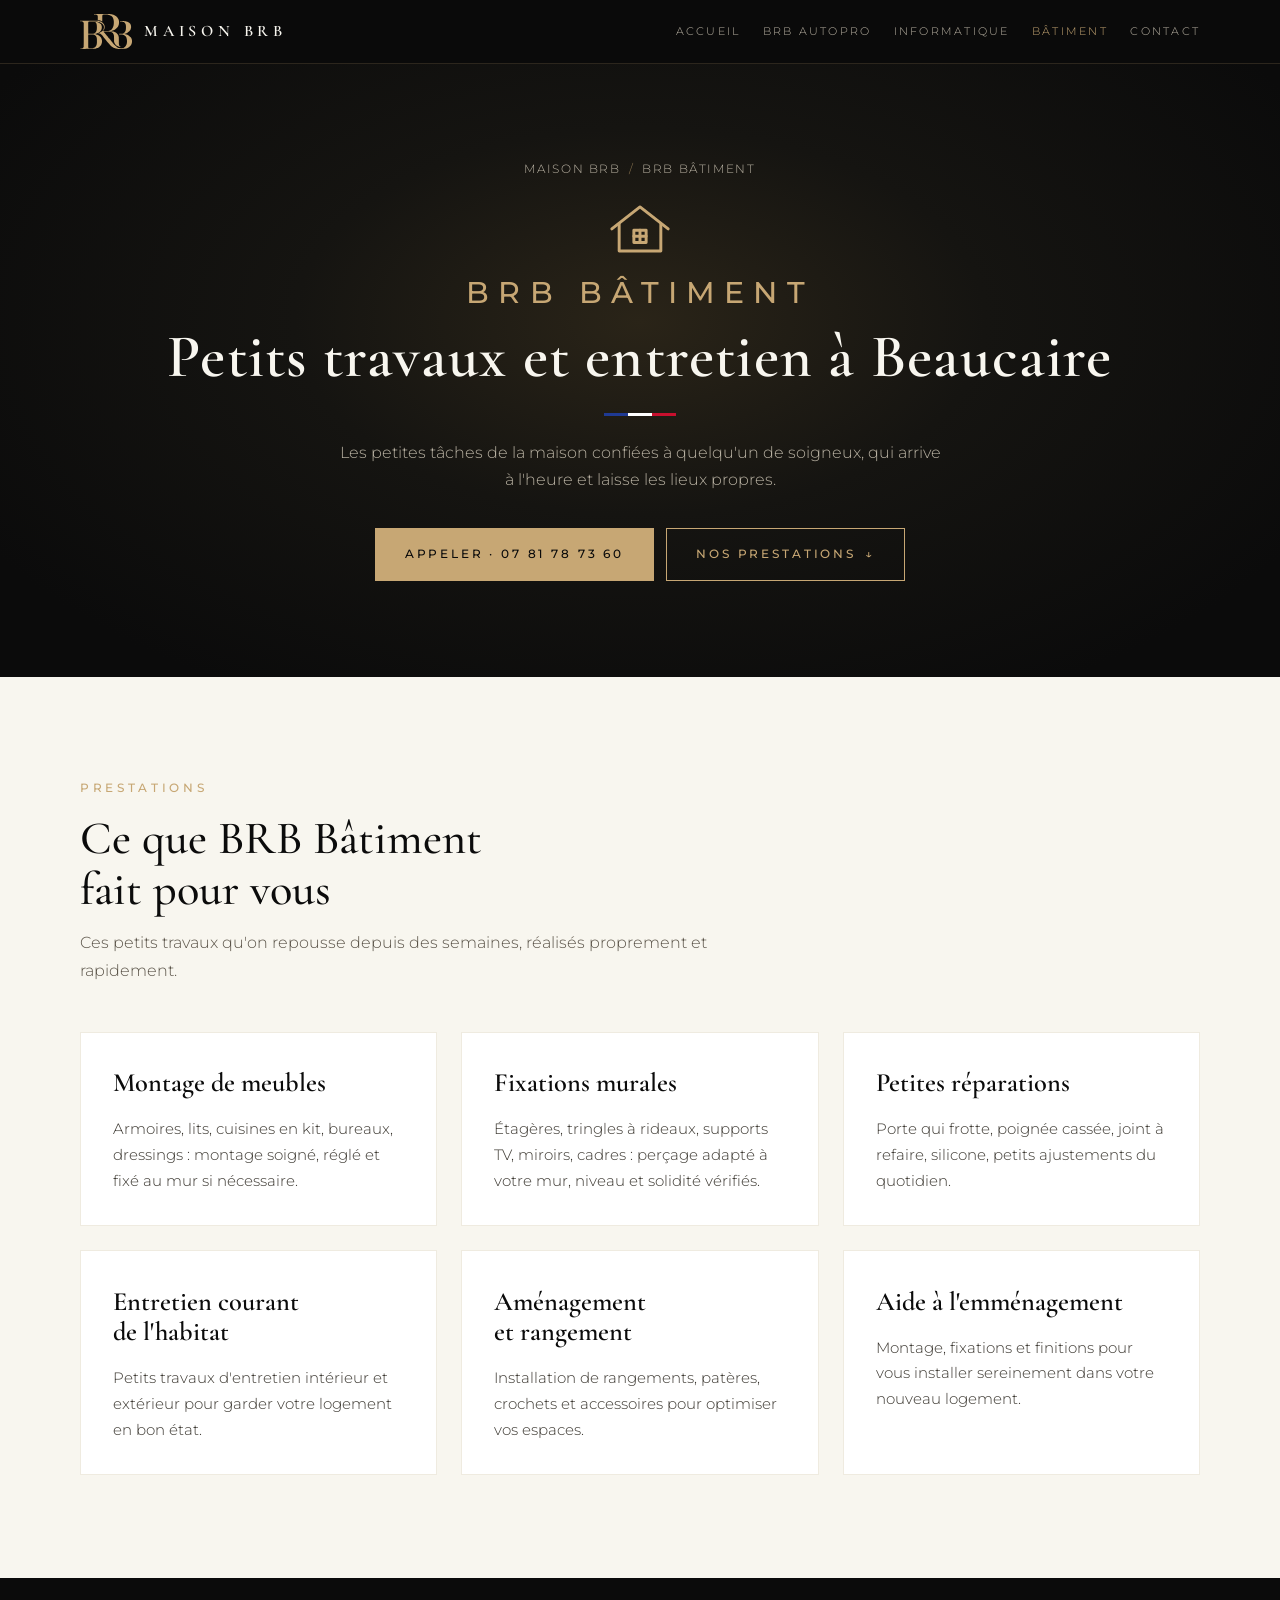
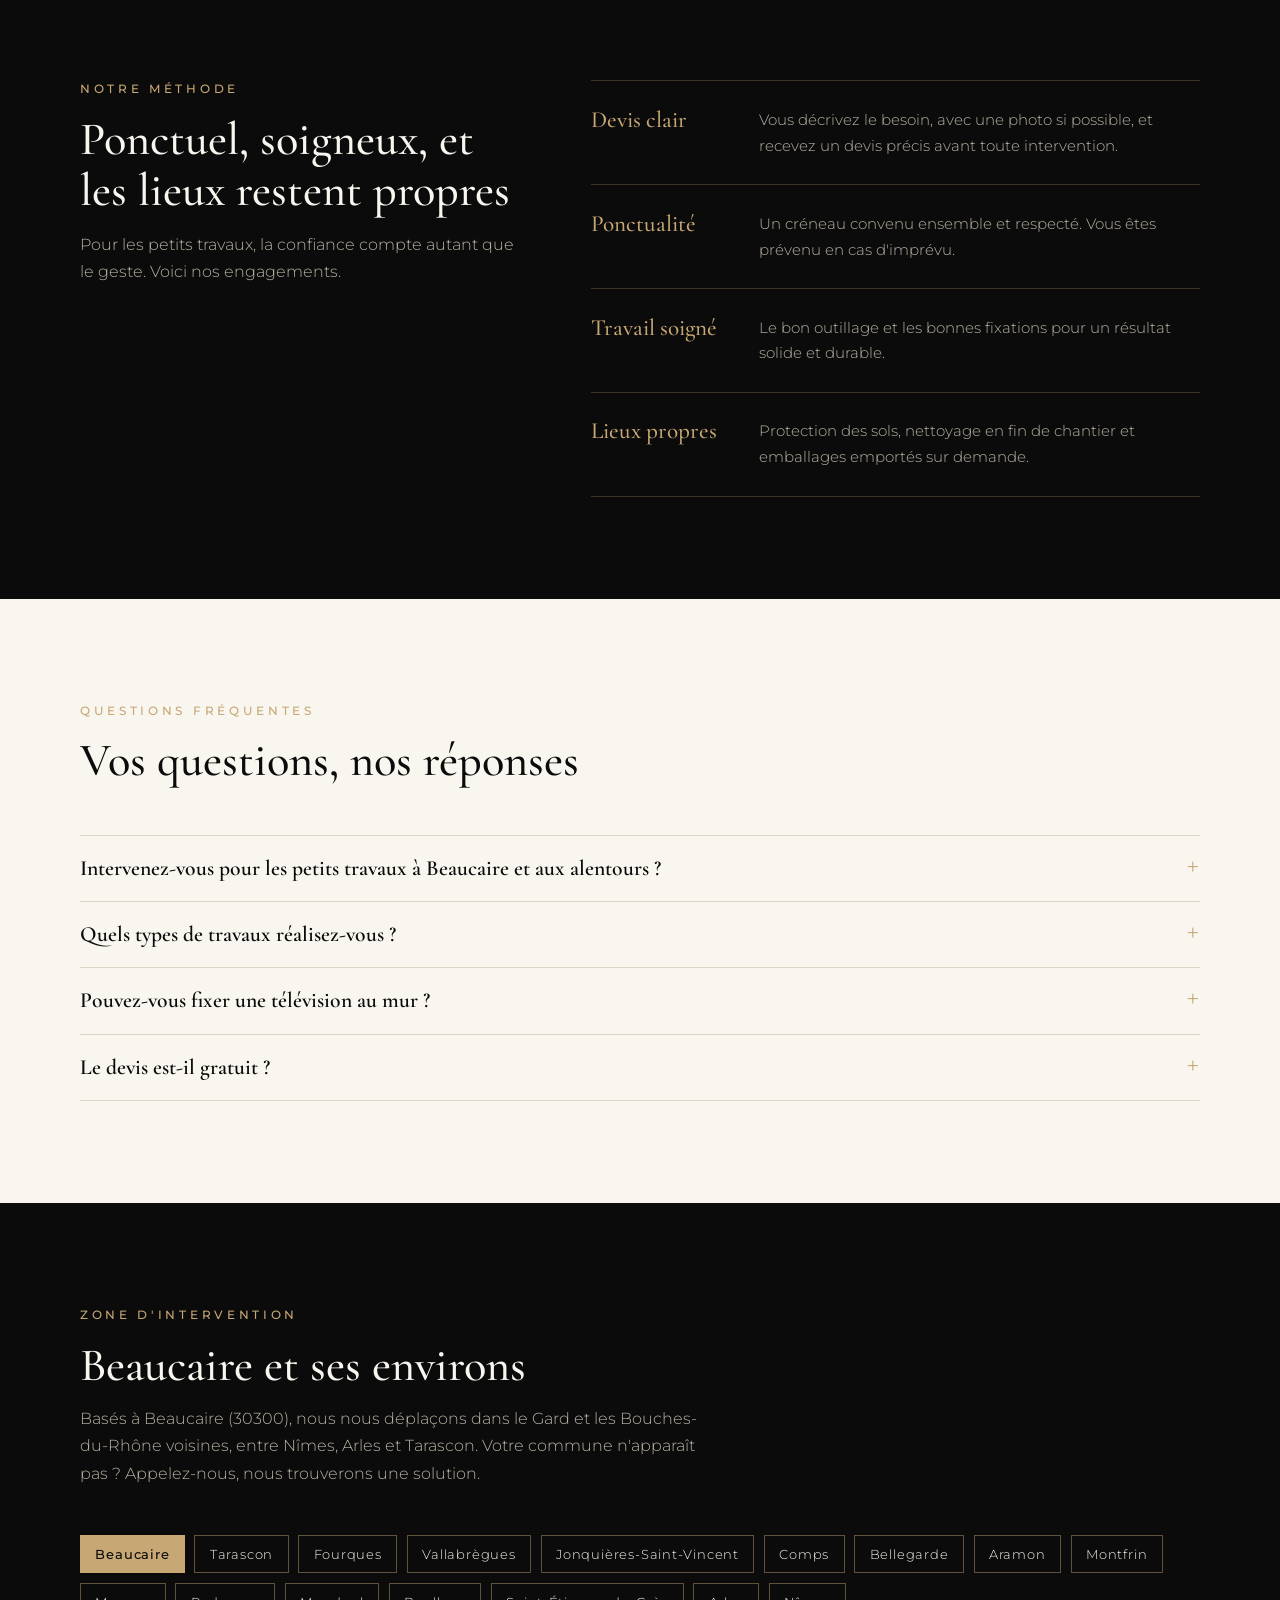
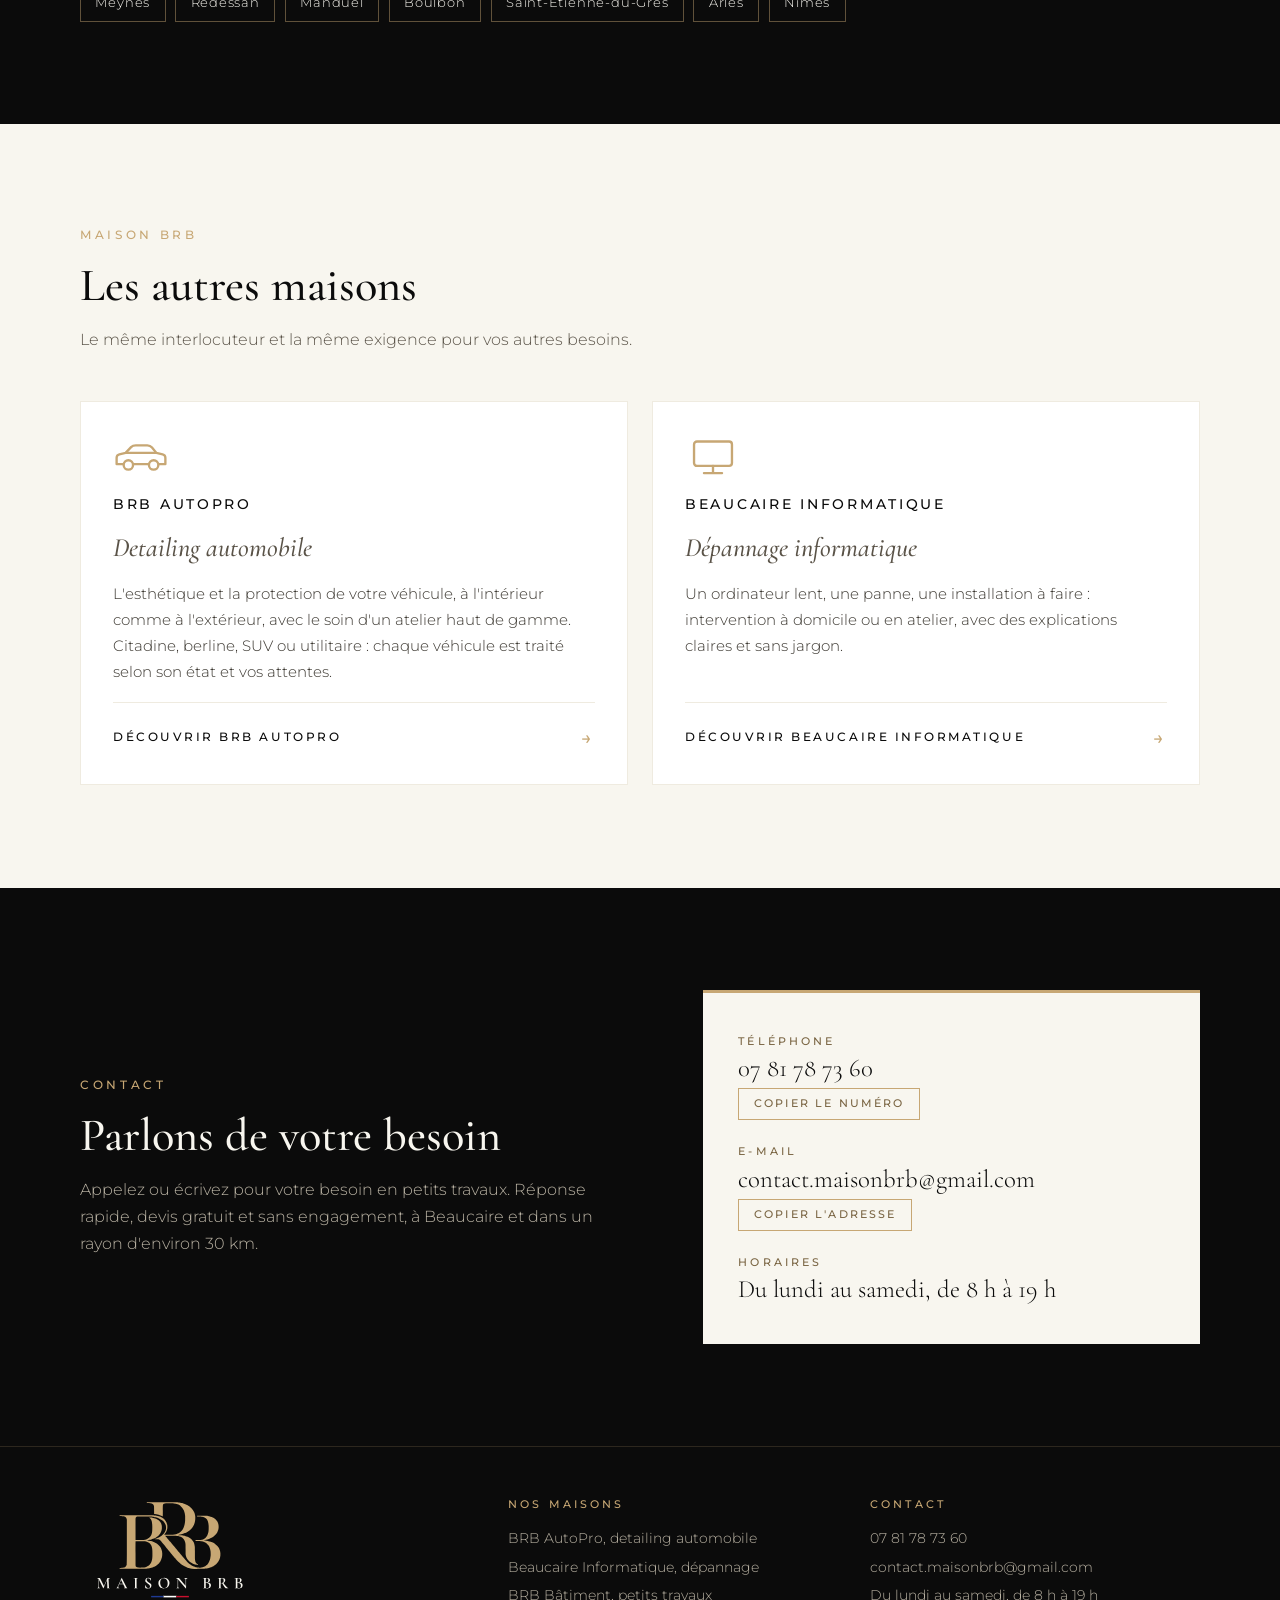
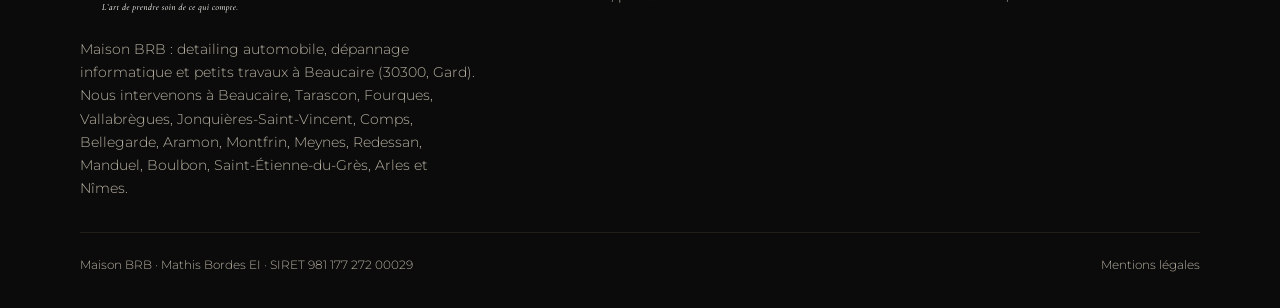
<file: brb-batiment.html>
<!doctype html>
<html lang="fr">
<head>
<meta charset="utf-8">
<meta name="viewport" content="width=device-width, initial-scale=1, viewport-fit=cover">
<title>BRB Bâtiment · Petits travaux et montage de meubles à Beaucaire</title>
<meta name="description" content="BRB Bâtiment, petits travaux à Beaucaire : montage de meubles, pose d'étagères, tringles et supports TV, petites réparations et entretien de la maison. Tarascon, Nîmes, Arles.">
<meta name="robots" content="index, follow">
<link rel="canonical" href="https://maisonbrb.netlify.app/brb-batiment.html">
<meta name="theme-color" content="#0B0B0B">
<meta name="google-site-verification" content="C2Wf197ytiRsC117qYJnFB4wuA2djjeU7kxGrJUd7Hs">
<meta name="geo.region" content="FR-30">
<meta name="geo.placename" content="Beaucaire">
<meta name="geo.position" content="43.8083;4.6436">
<meta name="ICBM" content="43.8083, 4.6436">
<meta property="og:type" content="website">
<meta property="og:locale" content="fr_FR">
<meta property="og:site_name" content="Maison BRB">
<meta property="og:title" content="BRB Bâtiment · Petits travaux et montage de meubles à Beaucaire">
<meta property="og:description" content="BRB Bâtiment, petits travaux à Beaucaire : montage de meubles, pose d'étagères, tringles et supports TV, petites réparations et entretien de la maison. Tarascon, Nîmes, Arles.">
<meta property="og:url" content="https://maisonbrb.netlify.app/brb-batiment.html">
<meta property="og:image" content="https://maisonbrb.netlify.app/assets/og-maison-brb.png">
<meta property="og:image:width" content="1200">
<meta property="og:image:height" content="630">
<meta name="twitter:card" content="summary_large_image">
<link rel="icon" href="assets/favicon.svg" type="image/svg+xml">
<link rel="icon" href="assets/favicon-32.png" sizes="32x32" type="image/png">
<link rel="apple-touch-icon" href="assets/apple-touch-icon.png">
<link rel="preconnect" href="https://fonts.googleapis.com">
<link rel="preconnect" href="https://fonts.gstatic.com" crossorigin>
<link rel="stylesheet" href="https://fonts.googleapis.com/css2?family=Cormorant+Garamond:ital,wght@0,500;0,600;1,500&family=Montserrat:wght@300;400;500&display=swap">
<link rel="stylesheet" href="assets/style.css">
<script type="application/ld+json">{"@context": "https://schema.org", "@type": "HomeAndConstructionBusiness", "@id": "https://maisonbrb.netlify.app/brb-batiment.html#entreprise", "name": "BRB Bâtiment", "description": "BRB Bâtiment, petits travaux à Beaucaire : montage de meubles, pose d'étagères, tringles et supports TV, petites réparations et entretien de la maison. Tarascon, Nîmes, Arles.", "url": "https://maisonbrb.netlify.app/brb-batiment.html", "image": "https://maisonbrb.netlify.app/assets/og-maison-brb.png", "logo": "https://maisonbrb.netlify.app/assets/logo-carre.png", "telephone": "+33781787360", "address": {"@type": "PostalAddress", "addressLocality": "Beaucaire", "postalCode": "30300", "addressRegion": "Occitanie", "addressCountry": "FR"}, "geo": {"@type": "GeoCoordinates", "latitude": 43.8083, "longitude": 4.6436}, "areaServed": [{"@type": "City", "name": "Beaucaire"}, {"@type": "City", "name": "Tarascon"}, {"@type": "City", "name": "Fourques"}, {"@type": "City", "name": "Vallabrègues"}, {"@type": "City", "name": "Jonquières-Saint-Vincent"}, {"@type": "City", "name": "Comps"}, {"@type": "City", "name": "Bellegarde"}, {"@type": "City", "name": "Aramon"}, {"@type": "City", "name": "Montfrin"}, {"@type": "City", "name": "Meynes"}, {"@type": "City", "name": "Redessan"}, {"@type": "City", "name": "Manduel"}, {"@type": "City", "name": "Boulbon"}, {"@type": "City", "name": "Saint-Étienne-du-Grès"}, {"@type": "City", "name": "Arles"}, {"@type": "City", "name": "Nîmes"}], "hasOfferCatalog": {"@type": "OfferCatalog", "name": "Prestations BRB Bâtiment", "itemListElement": [{"@type": "Offer", "itemOffered": {"@type": "Service", "name": "Montage de meubles"}}, {"@type": "Offer", "itemOffered": {"@type": "Service", "name": "Fixations murales"}}, {"@type": "Offer", "itemOffered": {"@type": "Service", "name": "Petites réparations"}}, {"@type": "Offer", "itemOffered": {"@type": "Service", "name": "Entretien courant de l'habitat"}}, {"@type": "Offer", "itemOffered": {"@type": "Service", "name": "Aménagement et rangement"}}, {"@type": "Offer", "itemOffered": {"@type": "Service", "name": "Aide à l'emménagement"}}]}, "email": "contact.maisonbrb@gmail.com", "openingHoursSpecification": [{"@type": "OpeningHoursSpecification", "dayOfWeek": ["Monday", "Tuesday", "Wednesday", "Thursday", "Friday", "Saturday"], "opens": "08:00", "closes": "19:00"}], "parentOrganization": {"@id": "https://maisonbrb.netlify.app/#entreprise"}}</script>
<script type="application/ld+json">{"@context": "https://schema.org", "@type": "BreadcrumbList", "itemListElement": [{"@type": "ListItem", "position": 1, "name": "Maison BRB", "item": "https://maisonbrb.netlify.app/"}, {"@type": "ListItem", "position": 2, "name": "BRB Bâtiment", "item": "https://maisonbrb.netlify.app/brb-batiment.html"}]}</script>
<script type="application/ld+json">{"@context": "https://schema.org", "@type": "FAQPage", "mainEntity": [{"@type": "Question", "name": "Intervenez-vous pour les petits travaux à Beaucaire et aux alentours ?", "acceptedAnswer": {"@type": "Answer", "text": "Oui. BRB Bâtiment intervient à Beaucaire, Tarascon, Vallabrègues, Comps, Aramon, Montfrin, Nîmes, Arles et dans les communes voisines."}}, {"@type": "Question", "name": "Quels types de travaux réalisez-vous ?", "acceptedAnswer": {"@type": "Answer", "text": "Les petits travaux et l'entretien de la maison : montage de meubles, fixations murales, petites réparations, aménagements de rangement. Pour un chantier plus important, contactez-nous pour en parler."}}, {"@type": "Question", "name": "Pouvez-vous fixer une télévision au mur ?", "acceptedAnswer": {"@type": "Answer", "text": "Oui. Nous posons votre support TV en choisissant les chevilles adaptées à votre mur, avec un résultat de niveau et solide."}}, {"@type": "Question", "name": "Le devis est-il gratuit ?", "acceptedAnswer": {"@type": "Answer", "text": "Oui, le devis est gratuit et sans engagement. Une photo de ce qu'il y a à faire permet souvent de vous répondre plus vite."}}]}</script>
</head>
<body>
<a class="skip" href="#contenu">Aller au contenu</a>
<header>
  <div class="wrap">
    <a class="brand" href="index.html" aria-label="Maison BRB, accueil"><img src="assets/monogramme-or.svg" alt="" width="52" height="34"><span>MAISON BRB</span></a>
    <nav class="main" aria-label="Navigation principale">
      <a href="index.html">Accueil</a>
      <a href="brb-autopro.html">BRB AutoPro</a>
      <a href="beaucaire-informatique.html">Informatique</a>
      <a href="brb-batiment.html" aria-current="page">Bâtiment</a>
      <a href="#contact">Contact</a>
    </nav>
  </div>
</header>
<main id="contenu">
  <section class="hero sub">
    <div class="wrap">
      <nav class="crumbs" aria-label="Fil d'Ariane"><ol><li><a href="index.html">Maison BRB</a></li><li aria-current="page">BRB Bâtiment</li></ol></nav>
      <svg class="ic" viewBox="0 0 31 21" aria-hidden="true"><path d="M4 11 L15.5 2 L27 11"/><path d="M7 9 L7 20 L24 20 L24 9"/><rect x="13" y="11.5" width="5" height="5"/><path d="M15.5 11.5 L15.5 16.5 M13 14 L18 14"/></svg>
      <h1><em>BRB Bâtiment</em>Petits travaux et entretien à Beaucaire</h1>
      <div class="tri" aria-hidden="true"><i></i><i></i><i></i></div>
      <p class="lead">Les petites tâches de la maison confiées à quelqu'un de soigneux, qui arrive à l'heure et laisse les lieux propres.</p>
      <div class="btns">
        <a class="btn solid" href="tel:+33781787360">Appeler · 07 81 78 73 60</a>
        <a class="btn" href="#prestations">Nos prestations <span aria-hidden="true">↓</span></a>
      </div>
    </div>
  </section>

  <section class="band light" id="prestations">
    <div class="wrap">
      <div class="head">
        <span class="eyebrow">Prestations</span>
        <h2>Ce que BRB Bâtiment fait pour vous</h2>
        <p>Ces petits travaux qu'on repousse depuis des semaines, réalisés proprement et rapidement.</p>
      </div>
      <div class="grid">
        <article class="house plain">
          <h3>Montage de meubles</h3>
          <p>Armoires, lits, cuisines en kit, bureaux, dressings : montage soigné, réglé et fixé au mur si nécessaire.</p>
        </article>
        <article class="house plain">
          <h3>Fixations murales</h3>
          <p>Étagères, tringles à rideaux, supports TV, miroirs, cadres : perçage adapté à votre mur, niveau et solidité vérifiés.</p>
        </article>
        <article class="house plain">
          <h3>Petites réparations</h3>
          <p>Porte qui frotte, poignée cassée, joint à refaire, silicone, petits ajustements du quotidien.</p>
        </article>
        <article class="house plain">
          <h3>Entretien courant de l'habitat</h3>
          <p>Petits travaux d'entretien intérieur et extérieur pour garder votre logement en bon état.</p>
        </article>
        <article class="house plain">
          <h3>Aménagement et rangement</h3>
          <p>Installation de rangements, patères, crochets et accessoires pour optimiser vos espaces.</p>
        </article>
        <article class="house plain">
          <h3>Aide à l'emménagement</h3>
          <p>Montage, fixations et finitions pour vous installer sereinement dans votre nouveau logement.</p>
        </article>
      </div>
    </div>
  </section>

  <section class="band split">
    <div class="wrap">
      <div class="head">
        <span class="eyebrow">Notre méthode</span>
        <h2>Ponctuel, soigneux, et les lieux restent propres</h2>
        <p>Pour les petits travaux, la confiance compte autant que le geste. Voici nos engagements.</p>
      </div>
      <div>
        <div class="pledge"><h3>Devis clair</h3><p>Vous décrivez le besoin, avec une photo si possible, et recevez un devis précis avant toute intervention.</p></div>
        <div class="pledge"><h3>Ponctualité</h3><p>Un créneau convenu ensemble et respecté. Vous êtes prévenu en cas d'imprévu.</p></div>
        <div class="pledge"><h3>Travail soigné</h3><p>Le bon outillage et les bonnes fixations pour un résultat solide et durable.</p></div>
        <div class="pledge"><h3>Lieux propres</h3><p>Protection des sols, nettoyage en fin de chantier et emballages emportés sur demande.</p></div>
      </div>
    </div>
  </section>

  <section class="band light" id="questions">
    <div class="wrap">
      <div class="head">
        <span class="eyebrow">Questions fréquentes</span>
        <h2>Vos questions, nos réponses</h2>
      </div>
      <div class="faq">
        <details><summary>Intervenez-vous pour les petits travaux à Beaucaire et aux alentours ?</summary><p>Oui. BRB Bâtiment intervient à Beaucaire, Tarascon, Vallabrègues, Comps, Aramon, Montfrin, Nîmes, Arles et dans les communes voisines.</p></details>
        <details><summary>Quels types de travaux réalisez-vous ?</summary><p>Les petits travaux et l'entretien de la maison : montage de meubles, fixations murales, petites réparations, aménagements de rangement. Pour un chantier plus important, contactez-nous pour en parler.</p></details>
        <details><summary>Pouvez-vous fixer une télévision au mur ?</summary><p>Oui. Nous posons votre support TV en choisissant les chevilles adaptées à votre mur, avec un résultat de niveau et solide.</p></details>
        <details><summary>Le devis est-il gratuit ?</summary><p>Oui, le devis est gratuit et sans engagement. Une photo de ce qu'il y a à faire permet souvent de vous répondre plus vite.</p></details>
      </div>
    </div>
  </section>

  <section class="band" id="zone">
    <div class="wrap">
      <div class="head">
        <span class="eyebrow">Zone d'intervention</span>
        <h2>Beaucaire et ses environs</h2>
        <p>Basés à Beaucaire (30300), nous nous déplaçons dans le Gard et les Bouches-du-Rhône voisines, entre Nîmes, Arles et Tarascon. Votre commune n'apparaît pas ? Appelez-nous, nous trouverons une solution.</p>
      </div>
      <ul class="towns">
          <li class="main">Beaucaire</li>
          <li>Tarascon</li>
          <li>Fourques</li>
          <li>Vallabrègues</li>
          <li>Jonquières-Saint-Vincent</li>
          <li>Comps</li>
          <li>Bellegarde</li>
          <li>Aramon</li>
          <li>Montfrin</li>
          <li>Meynes</li>
          <li>Redessan</li>
          <li>Manduel</li>
          <li>Boulbon</li>
          <li>Saint-Étienne-du-Grès</li>
          <li>Arles</li>
          <li>Nîmes</li>
      </ul>
    </div>
  </section>

  <section class="band light">
    <div class="wrap">
      <div class="head">
        <span class="eyebrow">Maison BRB</span>
        <h2>Les autres maisons</h2>
        <p>Le même interlocuteur et la même exigence pour vos autres besoins.</p>
      </div>
      <div class="grid two">
        <article class="house">
          <svg class="ic" viewBox="0 0 31 21" aria-hidden="true"><path d="M2 15 L2 11.5 Q2 10 3.5 9.6 L7 8.8 L10 5.6 Q11 4.6 12.6 4.6 L19 4.6 Q20.6 4.6 21.6 5.8 L24 8.8 L27.5 9.6 Q29 10 29 11.5 L29 15 Z"/><path d="M7 8.8 L24 8.8"/><circle cx="8.5" cy="15.5" r="2.6" fill="#fff"/><circle cx="22.5" cy="15.5" r="2.6" fill="#fff"/></svg>
          <span class="name">BRB AutoPro</span>
          <h3>Detailing automobile</h3>
          <p>L'esthétique et la protection de votre véhicule, à l'intérieur comme à l'extérieur, avec le soin d'un atelier haut de gamme. Citadine, berline, SUV ou utilitaire : chaque véhicule est traité selon son état et vos attentes.</p>
          <a class="go" href="brb-autopro.html"><span>Découvrir BRB AutoPro</span><span aria-hidden="true">→</span></a>
        </article>
        <article class="house">
          <svg class="ic" viewBox="0 0 31 21" aria-hidden="true"><rect x="5" y="2.5" width="21" height="13.5" rx="1.6"/><path d="M15.5 16 L15.5 19.5 M10.5 20 L20.5 20"/></svg>
          <span class="name">Beaucaire Informatique</span>
          <h3>Dépannage informatique</h3>
          <p>Un ordinateur lent, une panne, une installation à faire : intervention à domicile ou en atelier, avec des explications claires et sans jargon.</p>
          <a class="go" href="beaucaire-informatique.html"><span>Découvrir Beaucaire Informatique</span><span aria-hidden="true">→</span></a>
        </article>
      </div>
    </div>
  </section>

  <section class="band contact" id="contact">
    <div class="wrap">
      <div class="head">
        <span class="eyebrow">Contact</span>
        <h2>Parlons de votre besoin</h2>
        <p>Appelez ou écrivez pour votre besoin en petits travaux. Réponse rapide, devis gratuit et sans engagement, à Beaucaire et dans un rayon d'environ 30 km.</p>
      </div>
      <div class="card">
        <div class="row"><span class="k">Téléphone</span><a class="v" id="tel" href="tel:+33781787360">07 81 78 73 60</a><button class="copy" type="button" data-copy="tel">Copier le numéro</button></div>
        <div class="row"><span class="k">E-mail</span><a class="v" id="mail" href="mailto:contact.maisonbrb@gmail.com">contact.maisonbrb@gmail.com</a><button class="copy" type="button" data-copy="mail">Copier l'adresse</button></div>
        <div class="row"><span class="k">Horaires</span><span class="v">Du lundi au samedi, de 8 h à 19 h</span></div>
      </div>
    </div>
  </section>
</main>
<footer>
  <div class="wrap">
    <div class="foot-top">
      <div>
        <img class="logo" src="assets/logo-maison-brb.svg" alt="Maison BRB, l'art de prendre soin de ce qui compte" width="200" height="138">
        <p>Maison BRB : detailing automobile, dépannage informatique et petits travaux à Beaucaire (30300, Gard). Nous intervenons à Beaucaire, Tarascon, Fourques, Vallabrègues, Jonquières-Saint-Vincent, Comps, Bellegarde, Aramon, Montfrin, Meynes, Redessan, Manduel, Boulbon, Saint-Étienne-du-Grès, Arles et Nîmes.</p>
      </div>
      <div>
        <h2>Nos maisons</h2>
        <ul>
          <li><a href="brb-autopro.html">BRB AutoPro, detailing automobile</a></li>
          <li><a href="beaucaire-informatique.html">Beaucaire Informatique, dépannage</a></li>
          <li><a href="brb-batiment.html">BRB Bâtiment, petits travaux</a></li>
        </ul>
      </div>
      <div>
        <h2>Contact</h2>
        <ul>
          <li><a href="tel:+33781787360">07 81 78 73 60</a></li>
          <li><a href="mailto:contact.maisonbrb@gmail.com">contact.maisonbrb@gmail.com</a></li>
          <li>Du lundi au samedi, de 8 h à 19 h</li>
        </ul>
      </div>
    </div>
    <div class="foot-bottom">
      <span>Maison BRB · Mathis Bordes EI · SIRET 981 177 272 00029</span>
      <a href="mentions-legales.html">Mentions légales</a>
    </div>
  </div>
</footer>
<a class="callbar" href="tel:+33781787360"><span aria-hidden="true">☎</span> Appeler · 07 81 78 73 60</a>
<script src="assets/site.js" defer></script>
</body>
</html>
</file>
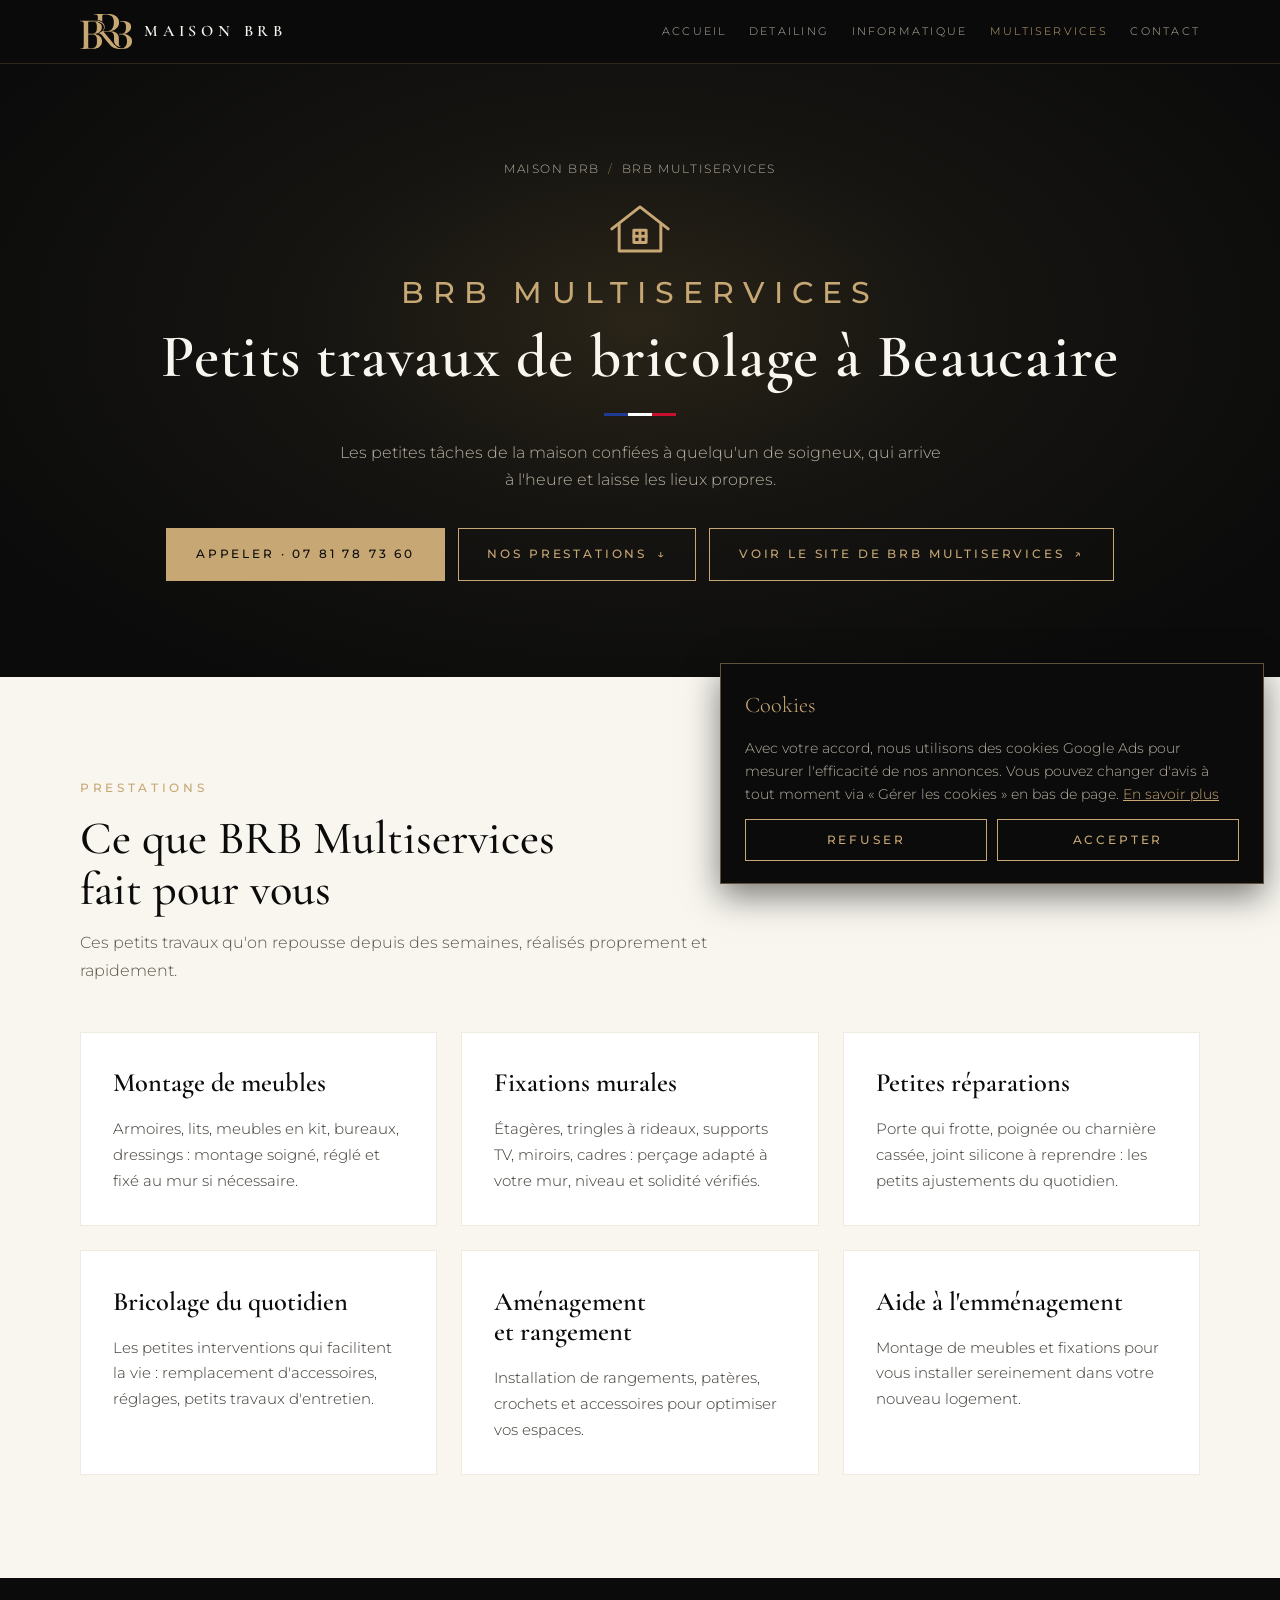
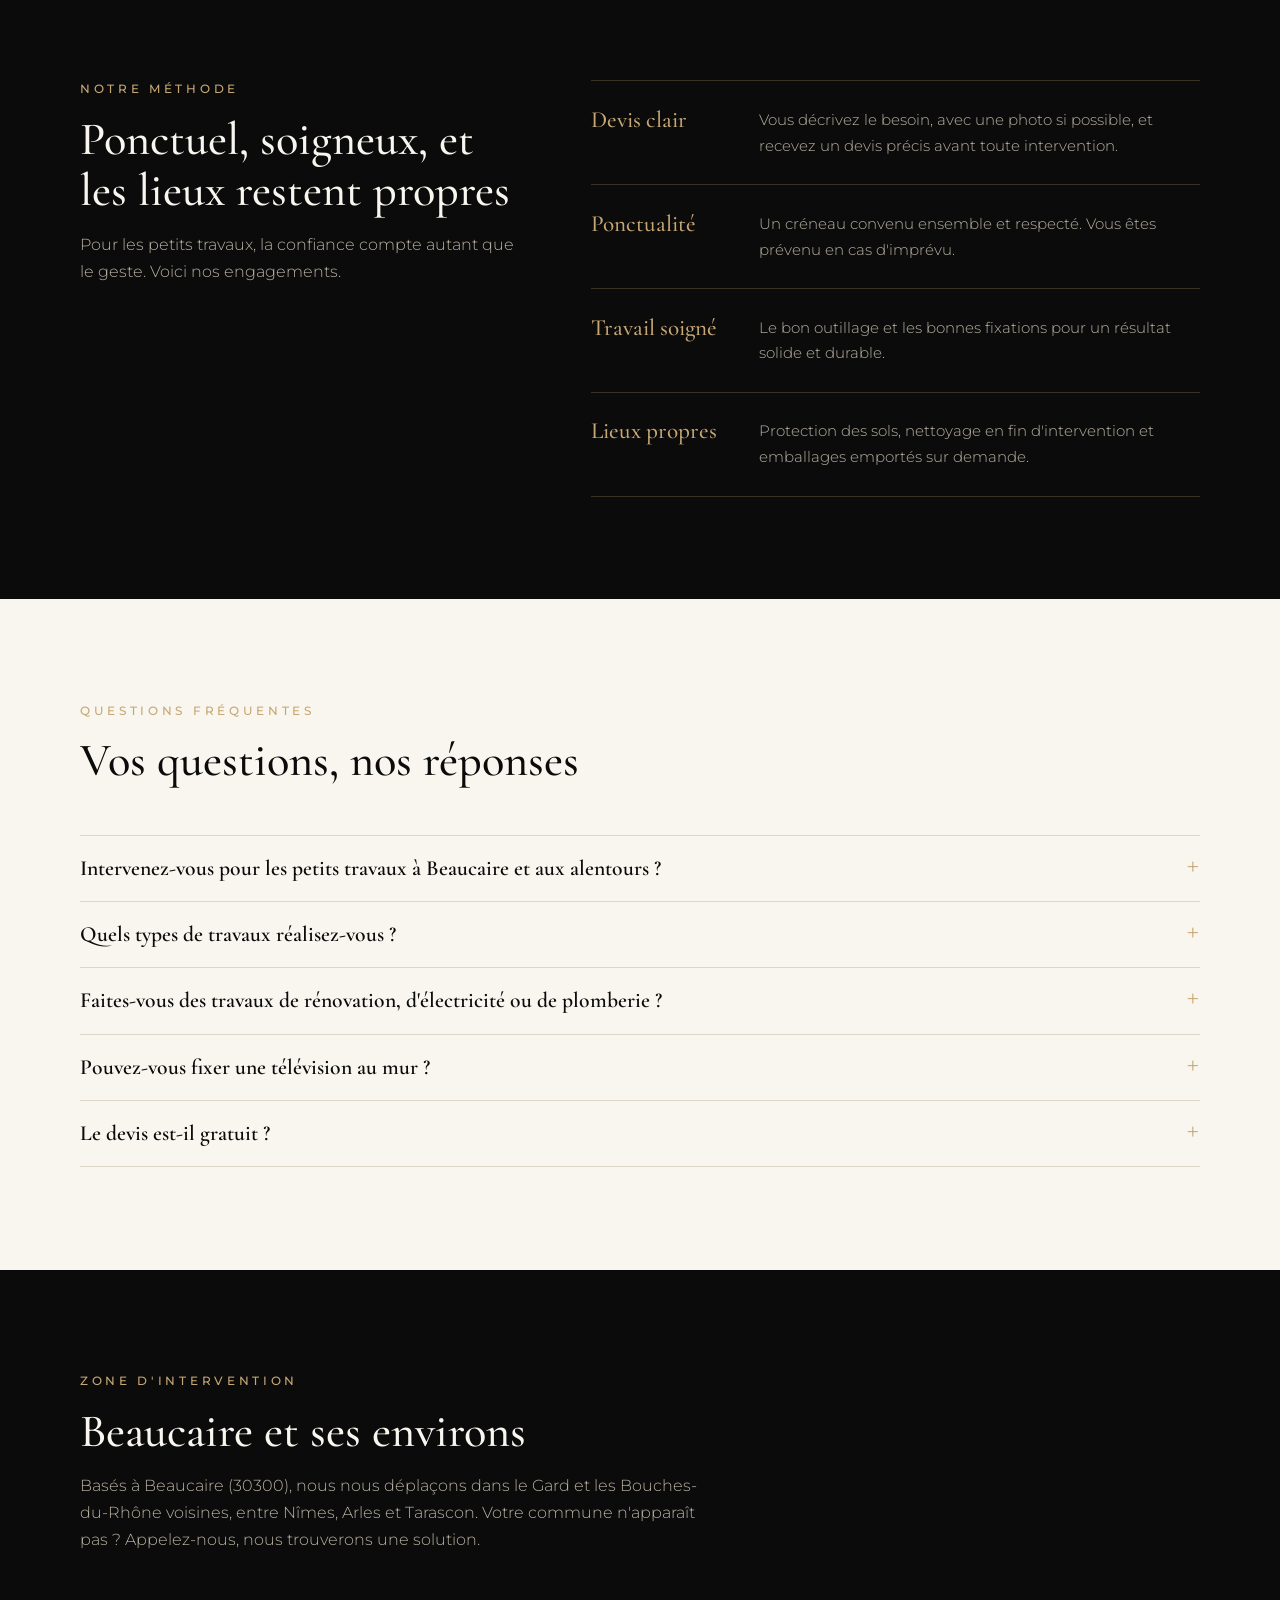
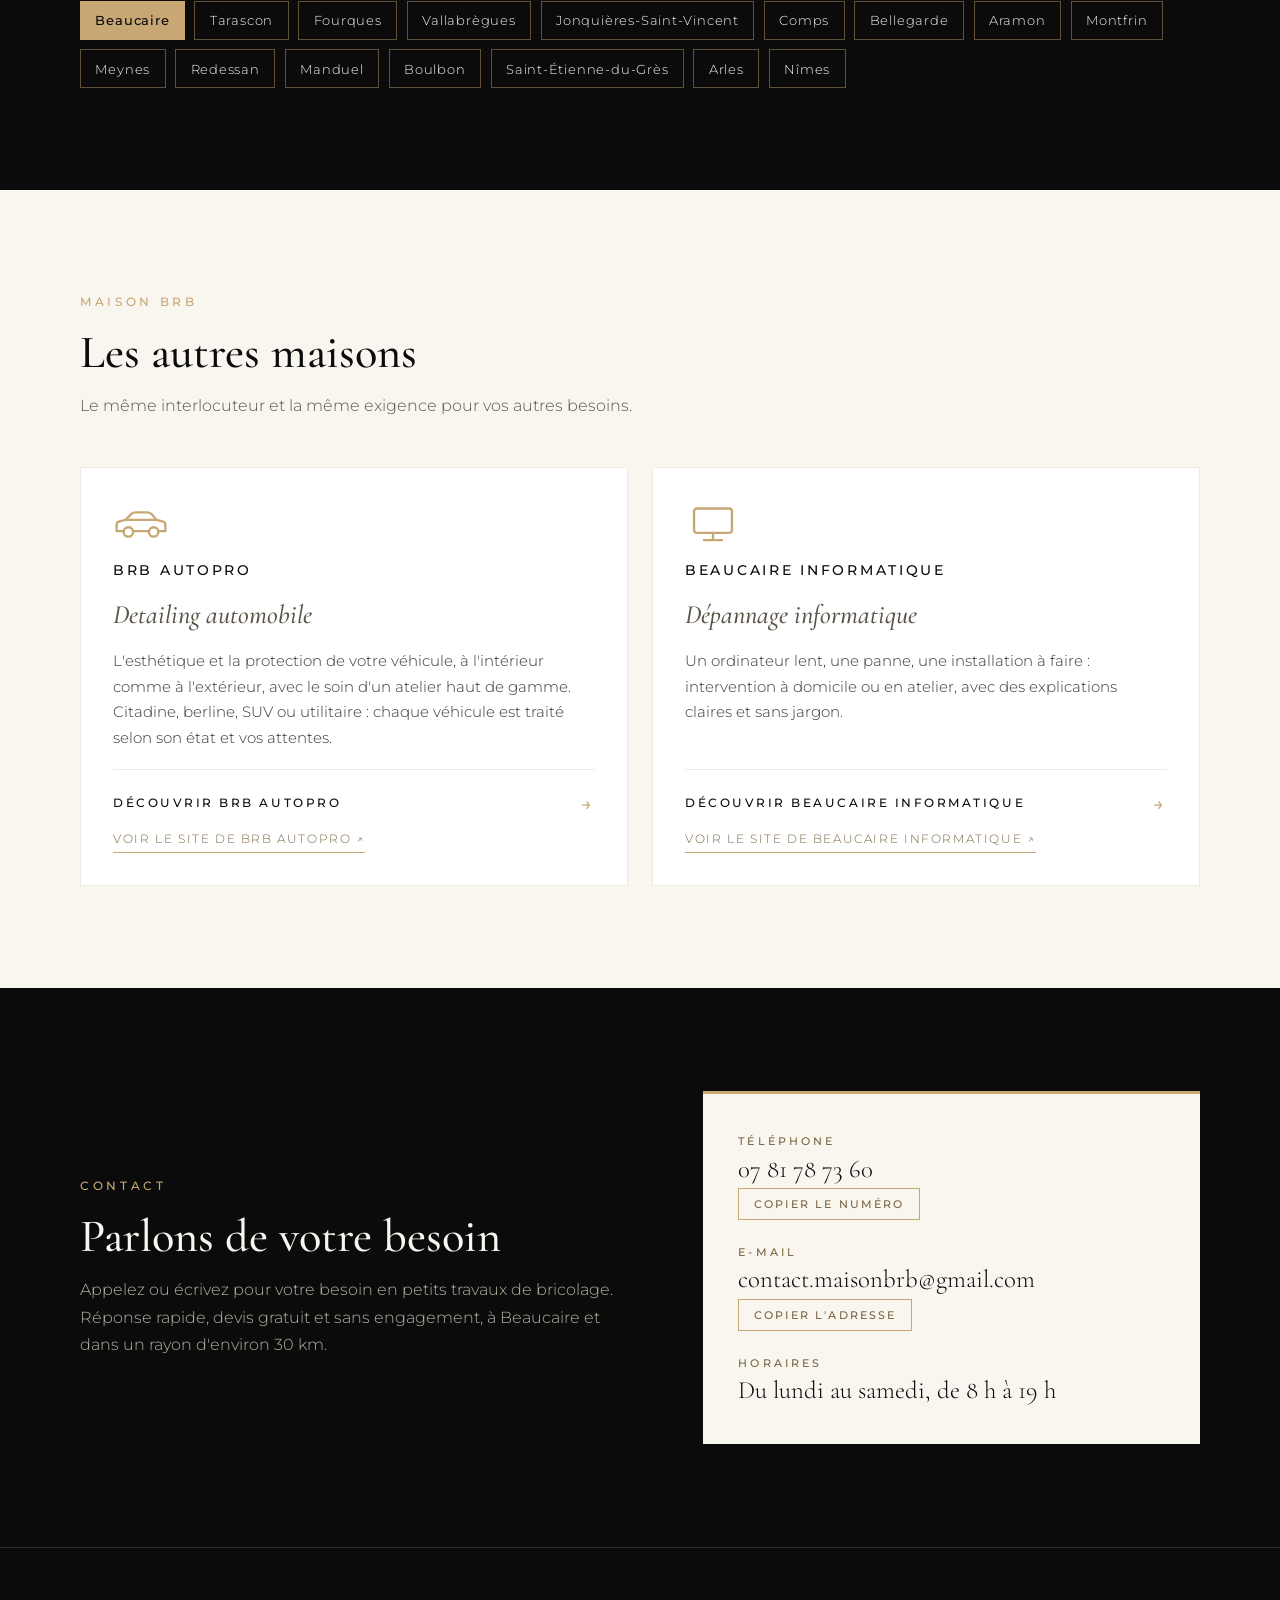
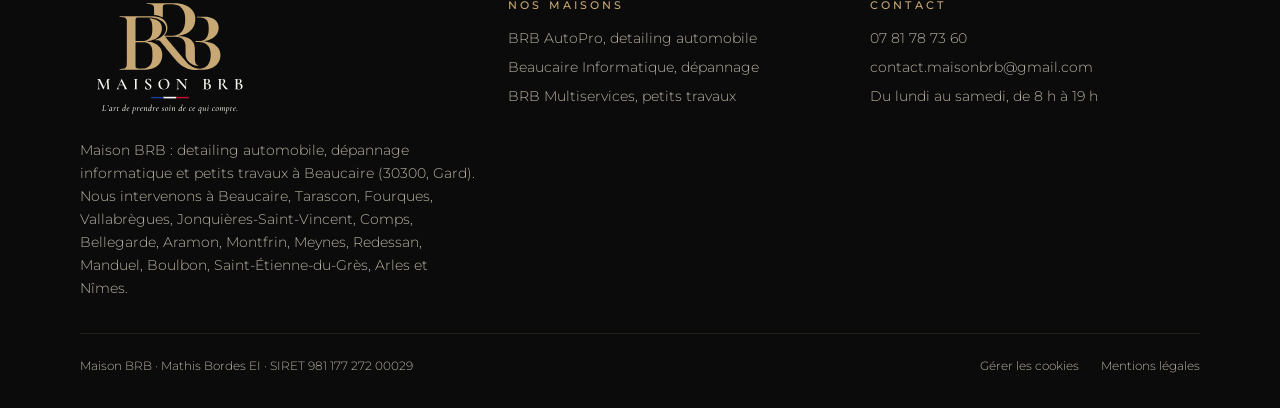
<file: brb-multiservices.html>
<!doctype html>
<html lang="fr">
<head>
<meta charset="utf-8">
<meta name="viewport" content="width=device-width, initial-scale=1, viewport-fit=cover">
<title>BRB Multiservices · Petits travaux de bricolage et montage de meubles à Beaucaire</title>
<meta name="description" content="BRB Multiservices à Beaucaire : petits travaux de bricolage, montage de meubles, pose d'étagères, tringles et supports TV, petites réparations du quotidien. Tarascon, Nîmes, Arles.">
<meta name="robots" content="index, follow">
<link rel="canonical" href="https://maisonbrb.fr/brb-multiservices.html">
<meta name="theme-color" content="#0B0B0B">
<meta name="google-site-verification" content="C2Wf197ytiRsC117qYJnFB4wuA2djjeU7kxGrJUd7Hs">
<script>
window.dataLayer = window.dataLayer || [];
function gtag(){dataLayer.push(arguments);}
gtag('consent', 'default', {ad_storage: 'denied', ad_user_data: 'denied', ad_personalization: 'denied', analytics_storage: 'denied'});
gtag('js', new Date());
gtag('config', 'AW-18536869011');
</script>
<meta name="geo.region" content="FR-30">
<meta name="geo.placename" content="Beaucaire">
<meta name="geo.position" content="43.8083;4.6436">
<meta name="ICBM" content="43.8083, 4.6436">
<meta property="og:type" content="website">
<meta property="og:locale" content="fr_FR">
<meta property="og:site_name" content="Maison BRB">
<meta property="og:title" content="BRB Multiservices · Petits travaux de bricolage et montage de meubles à Beaucaire">
<meta property="og:description" content="BRB Multiservices à Beaucaire : petits travaux de bricolage, montage de meubles, pose d'étagères, tringles et supports TV, petites réparations du quotidien. Tarascon, Nîmes, Arles.">
<meta property="og:url" content="https://maisonbrb.fr/brb-multiservices.html">
<meta property="og:image" content="https://maisonbrb.fr/assets/og-maison-brb.png">
<meta property="og:image:width" content="1200">
<meta property="og:image:height" content="630">
<meta name="twitter:card" content="summary_large_image">
<link rel="icon" href="assets/favicon.svg" type="image/svg+xml">
<link rel="icon" href="assets/favicon-32.png" sizes="32x32" type="image/png">
<link rel="apple-touch-icon" href="assets/apple-touch-icon.png">
<link rel="preconnect" href="https://fonts.googleapis.com">
<link rel="preconnect" href="https://fonts.gstatic.com" crossorigin>
<link rel="stylesheet" href="https://fonts.googleapis.com/css2?family=Cormorant+Garamond:ital,wght@0,500;0,600;1,500&family=Montserrat:wght@300;400;500&display=swap">
<link rel="stylesheet" href="assets/style.css">
<script type="application/ld+json">{"@context": "https://schema.org", "@type": "LocalBusiness", "@id": "https://maisonbrb.fr/brb-multiservices.html#entreprise", "name": "BRB Multiservices", "description": "BRB Multiservices à Beaucaire : petits travaux de bricolage, montage de meubles, pose d'étagères, tringles et supports TV, petites réparations du quotidien. Tarascon, Nîmes, Arles.", "url": "https://maisonbrb.fr/brb-multiservices.html", "image": "https://maisonbrb.fr/assets/og-maison-brb.png", "logo": "https://maisonbrb.fr/assets/logo-carre.png", "telephone": "+33781787360", "address": {"@type": "PostalAddress", "addressLocality": "Beaucaire", "postalCode": "30300", "addressRegion": "Occitanie", "addressCountry": "FR"}, "geo": {"@type": "GeoCoordinates", "latitude": 43.8083, "longitude": 4.6436}, "areaServed": [{"@type": "City", "name": "Beaucaire"}, {"@type": "City", "name": "Tarascon"}, {"@type": "City", "name": "Fourques"}, {"@type": "City", "name": "Vallabrègues"}, {"@type": "City", "name": "Jonquières-Saint-Vincent"}, {"@type": "City", "name": "Comps"}, {"@type": "City", "name": "Bellegarde"}, {"@type": "City", "name": "Aramon"}, {"@type": "City", "name": "Montfrin"}, {"@type": "City", "name": "Meynes"}, {"@type": "City", "name": "Redessan"}, {"@type": "City", "name": "Manduel"}, {"@type": "City", "name": "Boulbon"}, {"@type": "City", "name": "Saint-Étienne-du-Grès"}, {"@type": "City", "name": "Arles"}, {"@type": "City", "name": "Nîmes"}], "hasOfferCatalog": {"@type": "OfferCatalog", "name": "Prestations BRB Multiservices", "itemListElement": [{"@type": "Offer", "itemOffered": {"@type": "Service", "name": "Montage de meubles"}}, {"@type": "Offer", "itemOffered": {"@type": "Service", "name": "Fixations murales"}}, {"@type": "Offer", "itemOffered": {"@type": "Service", "name": "Petites réparations"}}, {"@type": "Offer", "itemOffered": {"@type": "Service", "name": "Bricolage du quotidien"}}, {"@type": "Offer", "itemOffered": {"@type": "Service", "name": "Aménagement et rangement"}}, {"@type": "Offer", "itemOffered": {"@type": "Service", "name": "Aide à l'emménagement"}}]}, "email": "contact.maisonbrb@gmail.com", "sameAs": ["https://brbmultiservices.fr"], "openingHoursSpecification": [{"@type": "OpeningHoursSpecification", "dayOfWeek": ["Monday", "Tuesday", "Wednesday", "Thursday", "Friday", "Saturday"], "opens": "08:00", "closes": "19:00"}], "parentOrganization": {"@id": "https://maisonbrb.fr/#entreprise"}}</script>
<script type="application/ld+json">{"@context": "https://schema.org", "@type": "BreadcrumbList", "itemListElement": [{"@type": "ListItem", "position": 1, "name": "Maison BRB", "item": "https://maisonbrb.fr/"}, {"@type": "ListItem", "position": 2, "name": "BRB Multiservices", "item": "https://maisonbrb.fr/brb-multiservices.html"}]}</script>
<script type="application/ld+json">{"@context": "https://schema.org", "@type": "FAQPage", "mainEntity": [{"@type": "Question", "name": "Intervenez-vous pour les petits travaux à Beaucaire et aux alentours ?", "acceptedAnswer": {"@type": "Answer", "text": "Oui. BRB Multiservices intervient à Beaucaire, Tarascon, Vallabrègues, Comps, Aramon, Montfrin, Nîmes, Arles et dans les communes voisines."}}, {"@type": "Question", "name": "Quels types de travaux réalisez-vous ?", "acceptedAnswer": {"@type": "Answer", "text": "Des petits travaux de bricolage : montage de meubles, fixations murales, petites réparations du quotidien, aménagements de rangement."}}, {"@type": "Question", "name": "Faites-vous des travaux de rénovation, d'électricité ou de plomberie ?", "acceptedAnswer": {"@type": "Answer", "text": "Non. BRB Multiservices se consacre aux petits travaux de bricolage. Pour la rénovation, la maçonnerie, l'électricité ou la plomberie, faites appel à un artisan qualifié du bâtiment."}}, {"@type": "Question", "name": "Pouvez-vous fixer une télévision au mur ?", "acceptedAnswer": {"@type": "Answer", "text": "Oui. Nous posons votre support TV en choisissant les chevilles adaptées à votre mur, avec un résultat de niveau et solide."}}, {"@type": "Question", "name": "Le devis est-il gratuit ?", "acceptedAnswer": {"@type": "Answer", "text": "Oui, le devis est gratuit et sans engagement. Une photo de ce qu'il y a à faire permet souvent de vous répondre plus vite."}}]}</script>
</head>
<body>
<a class="skip" href="#contenu">Aller au contenu</a>
<header>
  <div class="wrap">
    <a class="brand" href="index.html" aria-label="Maison BRB, accueil"><img src="assets/monogramme-or.svg" alt="" width="52" height="34"><span>MAISON BRB</span></a>
    <nav class="main" aria-label="Navigation principale">
      <a href="index.html">Accueil</a>
      <a href="brb-autopro.html">Detailing</a>
      <a href="beaucaire-informatique.html">Informatique</a>
      <a href="brb-multiservices.html" aria-current="page">Multiservices</a>
      <a href="#contact">Contact</a>
    </nav>
  </div>
</header>
<main id="contenu">
  <section class="hero sub">
    <div class="wrap">
      <nav class="crumbs" aria-label="Fil d'Ariane"><ol><li><a href="index.html">Maison BRB</a></li><li aria-current="page">BRB Multiservices</li></ol></nav>
      <svg class="ic" viewBox="0 0 31 21" aria-hidden="true"><path d="M4 11 L15.5 2 L27 11"/><path d="M7 9 L7 20 L24 20 L24 9"/><rect x="13" y="11.5" width="5" height="5"/><path d="M15.5 11.5 L15.5 16.5 M13 14 L18 14"/></svg>
      <h1><em>BRB Multiservices</em>Petits travaux de bricolage à Beaucaire</h1>
      <div class="tri" aria-hidden="true"><i></i><i></i><i></i></div>
      <p class="lead">Les petites tâches de la maison confiées à quelqu'un de soigneux, qui arrive à l'heure et laisse les lieux propres.</p>
      <div class="btns">
        <a class="btn solid" href="tel:+33781787360">Appeler · 07 81 78 73 60</a>
        <a class="btn" href="#prestations">Nos prestations <span aria-hidden="true">↓</span></a>
        <a class="btn" href="https://brbmultiservices.fr" target="_blank" rel="noopener">Voir le site de BRB Multiservices <span aria-hidden="true">↗</span></a>
      </div>
    </div>
  </section>

  <section class="band light" id="prestations">
    <div class="wrap">
      <div class="head">
        <span class="eyebrow">Prestations</span>
        <h2>Ce que BRB Multiservices fait pour vous</h2>
        <p>Ces petits travaux qu'on repousse depuis des semaines, réalisés proprement et rapidement.</p>
      </div>
      <div class="grid">
        <article class="house plain">
          <h3>Montage de meubles</h3>
          <p>Armoires, lits, meubles en kit, bureaux, dressings : montage soigné, réglé et fixé au mur si nécessaire.</p>
        </article>
        <article class="house plain">
          <h3>Fixations murales</h3>
          <p>Étagères, tringles à rideaux, supports TV, miroirs, cadres : perçage adapté à votre mur, niveau et solidité vérifiés.</p>
        </article>
        <article class="house plain">
          <h3>Petites réparations</h3>
          <p>Porte qui frotte, poignée ou charnière cassée, joint silicone à reprendre : les petits ajustements du quotidien.</p>
        </article>
        <article class="house plain">
          <h3>Bricolage du quotidien</h3>
          <p>Les petites interventions qui facilitent la vie : remplacement d'accessoires, réglages, petits travaux d'entretien.</p>
        </article>
        <article class="house plain">
          <h3>Aménagement et rangement</h3>
          <p>Installation de rangements, patères, crochets et accessoires pour optimiser vos espaces.</p>
        </article>
        <article class="house plain">
          <h3>Aide à l'emménagement</h3>
          <p>Montage de meubles et fixations pour vous installer sereinement dans votre nouveau logement.</p>
        </article>
      </div>
    </div>
  </section>

  <section class="band split">
    <div class="wrap">
      <div class="head">
        <span class="eyebrow">Notre méthode</span>
        <h2>Ponctuel, soigneux, et les lieux restent propres</h2>
        <p>Pour les petits travaux, la confiance compte autant que le geste. Voici nos engagements.</p>
      </div>
      <div>
        <div class="pledge"><h3>Devis clair</h3><p>Vous décrivez le besoin, avec une photo si possible, et recevez un devis précis avant toute intervention.</p></div>
        <div class="pledge"><h3>Ponctualité</h3><p>Un créneau convenu ensemble et respecté. Vous êtes prévenu en cas d'imprévu.</p></div>
        <div class="pledge"><h3>Travail soigné</h3><p>Le bon outillage et les bonnes fixations pour un résultat solide et durable.</p></div>
        <div class="pledge"><h3>Lieux propres</h3><p>Protection des sols, nettoyage en fin d'intervention et emballages emportés sur demande.</p></div>
      </div>
    </div>
  </section>

  <section class="band light" id="questions">
    <div class="wrap">
      <div class="head">
        <span class="eyebrow">Questions fréquentes</span>
        <h2>Vos questions, nos réponses</h2>
      </div>
      <div class="faq">
        <details><summary>Intervenez-vous pour les petits travaux à Beaucaire et aux alentours ?</summary><p>Oui. BRB Multiservices intervient à Beaucaire, Tarascon, Vallabrègues, Comps, Aramon, Montfrin, Nîmes, Arles et dans les communes voisines.</p></details>
        <details><summary>Quels types de travaux réalisez-vous ?</summary><p>Des petits travaux de bricolage : montage de meubles, fixations murales, petites réparations du quotidien, aménagements de rangement.</p></details>
        <details><summary>Faites-vous des travaux de rénovation, d'électricité ou de plomberie ?</summary><p>Non. BRB Multiservices se consacre aux petits travaux de bricolage. Pour la rénovation, la maçonnerie, l'électricité ou la plomberie, faites appel à un artisan qualifié du bâtiment.</p></details>
        <details><summary>Pouvez-vous fixer une télévision au mur ?</summary><p>Oui. Nous posons votre support TV en choisissant les chevilles adaptées à votre mur, avec un résultat de niveau et solide.</p></details>
        <details><summary>Le devis est-il gratuit ?</summary><p>Oui, le devis est gratuit et sans engagement. Une photo de ce qu'il y a à faire permet souvent de vous répondre plus vite.</p></details>
      </div>
    </div>
  </section>

  <section class="band" id="zone">
    <div class="wrap">
      <div class="head">
        <span class="eyebrow">Zone d'intervention</span>
        <h2>Beaucaire et ses environs</h2>
        <p>Basés à Beaucaire (30300), nous nous déplaçons dans le Gard et les Bouches-du-Rhône voisines, entre Nîmes, Arles et Tarascon. Votre commune n'apparaît pas ? Appelez-nous, nous trouverons une solution.</p>
      </div>
      <ul class="towns">
          <li class="main">Beaucaire</li>
          <li>Tarascon</li>
          <li>Fourques</li>
          <li>Vallabrègues</li>
          <li>Jonquières-Saint-Vincent</li>
          <li>Comps</li>
          <li>Bellegarde</li>
          <li>Aramon</li>
          <li>Montfrin</li>
          <li>Meynes</li>
          <li>Redessan</li>
          <li>Manduel</li>
          <li>Boulbon</li>
          <li>Saint-Étienne-du-Grès</li>
          <li>Arles</li>
          <li>Nîmes</li>
      </ul>
    </div>
  </section>

  <section class="band light">
    <div class="wrap">
      <div class="head">
        <span class="eyebrow">Maison BRB</span>
        <h2>Les autres maisons</h2>
        <p>Le même interlocuteur et la même exigence pour vos autres besoins.</p>
      </div>
      <div class="grid two">
        <article class="house">
          <svg class="ic" viewBox="0 0 31 21" aria-hidden="true"><path d="M2 15 L2 11.5 Q2 10 3.5 9.6 L7 8.8 L10 5.6 Q11 4.6 12.6 4.6 L19 4.6 Q20.6 4.6 21.6 5.8 L24 8.8 L27.5 9.6 Q29 10 29 11.5 L29 15 Z"/><path d="M7 8.8 L24 8.8"/><circle cx="8.5" cy="15.5" r="2.6" fill="#fff"/><circle cx="22.5" cy="15.5" r="2.6" fill="#fff"/></svg>
          <span class="name">BRB AutoPro</span>
          <h3>Detailing automobile</h3>
          <p>L'esthétique et la protection de votre véhicule, à l'intérieur comme à l'extérieur, avec le soin d'un atelier haut de gamme. Citadine, berline, SUV ou utilitaire : chaque véhicule est traité selon son état et vos attentes.</p>
          <a class="go" href="brb-autopro.html"><span>Découvrir BRB AutoPro</span><span aria-hidden="true">→</span></a>
          <a class="ext" href="https://brbautopro.fr" target="_blank" rel="noopener">Voir le site de BRB AutoPro <span aria-hidden="true">↗</span></a>
        </article>
        <article class="house">
          <svg class="ic" viewBox="0 0 31 21" aria-hidden="true"><rect x="5" y="2.5" width="21" height="13.5" rx="1.6"/><path d="M15.5 16 L15.5 19.5 M10.5 20 L20.5 20"/></svg>
          <span class="name">Beaucaire Informatique</span>
          <h3>Dépannage informatique</h3>
          <p>Un ordinateur lent, une panne, une installation à faire : intervention à domicile ou en atelier, avec des explications claires et sans jargon.</p>
          <a class="go" href="beaucaire-informatique.html"><span>Découvrir Beaucaire Informatique</span><span aria-hidden="true">→</span></a>
          <a class="ext" href="https://beaucaireinformatique.fr" target="_blank" rel="noopener">Voir le site de Beaucaire Informatique <span aria-hidden="true">↗</span></a>
        </article>
      </div>
    </div>
  </section>

  <section class="band contact" id="contact">
    <div class="wrap">
      <div class="head">
        <span class="eyebrow">Contact</span>
        <h2>Parlons de votre besoin</h2>
        <p>Appelez ou écrivez pour votre besoin en petits travaux de bricolage. Réponse rapide, devis gratuit et sans engagement, à Beaucaire et dans un rayon d'environ 30 km.</p>
      </div>
      <div class="card">
        <div class="row"><span class="k">Téléphone</span><a class="v" id="tel" href="tel:+33781787360">07 81 78 73 60</a><button class="copy" type="button" data-copy="tel">Copier le numéro</button></div>
        <div class="row"><span class="k">E-mail</span><a class="v" id="mail" href="mailto:contact.maisonbrb@gmail.com">contact.maisonbrb@gmail.com</a><button class="copy" type="button" data-copy="mail">Copier l'adresse</button></div>
        <div class="row"><span class="k">Horaires</span><span class="v">Du lundi au samedi, de 8 h à 19 h</span></div>
      </div>
    </div>
  </section>
</main>
<footer>
  <div class="wrap">
    <div class="foot-top">
      <div>
        <img class="logo" src="assets/logo-maison-brb.svg" alt="Maison BRB, l'art de prendre soin de ce qui compte" width="200" height="138">
        <p>Maison BRB : detailing automobile, dépannage informatique et petits travaux à Beaucaire (30300, Gard). Nous intervenons à Beaucaire, Tarascon, Fourques, Vallabrègues, Jonquières-Saint-Vincent, Comps, Bellegarde, Aramon, Montfrin, Meynes, Redessan, Manduel, Boulbon, Saint-Étienne-du-Grès, Arles et Nîmes.</p>
      </div>
      <div>
        <h2>Nos maisons</h2>
        <ul>
          <li><a href="brb-autopro.html">BRB AutoPro, detailing automobile</a></li>
          <li><a href="beaucaire-informatique.html">Beaucaire Informatique, dépannage</a></li>
          <li><a href="brb-multiservices.html">BRB Multiservices, petits travaux</a></li>
        </ul>
      </div>
      <div>
        <h2>Contact</h2>
        <ul>
          <li><a href="tel:+33781787360">07 81 78 73 60</a></li>
          <li><a href="mailto:contact.maisonbrb@gmail.com">contact.maisonbrb@gmail.com</a></li>
          <li>Du lundi au samedi, de 8 h à 19 h</li>
        </ul>
      </div>
    </div>
    <div class="foot-bottom">
      <span>Maison BRB · Mathis Bordes EI · SIRET 981 177 272 00029</span>
      <span class="foot-links"><button class="linkish" type="button" data-cookies>Gérer les cookies</button><a href="mentions-legales.html">Mentions légales</a></span>
    </div>
  </div>
</footer>
<div class="consent" id="consent" role="dialog" aria-labelledby="consent-titre" data-gtag="AW-18536869011" data-conversion="AW-18536869011/pi5FCOq0vakdEJPZiIdF" hidden>
  <p id="consent-titre" class="consent-titre">Cookies</p>
  <p>Avec votre accord, nous utilisons des cookies Google Ads pour mesurer l'efficacité de nos annonces. Vous pouvez changer d'avis à tout moment via « Gérer les cookies » en bas de page. <a href="mentions-legales.html#cookies">En savoir plus</a></p>
  <div class="consent-btns"><button class="btn" type="button" data-consent="denied">Refuser</button><button class="btn" type="button" data-consent="granted">Accepter</button></div>
</div>
<a class="callbar" href="tel:+33781787360"><span aria-hidden="true">☎</span> Appeler · 07 81 78 73 60</a>
<script src="assets/site.js" defer></script>
</body>
</html>
</file>
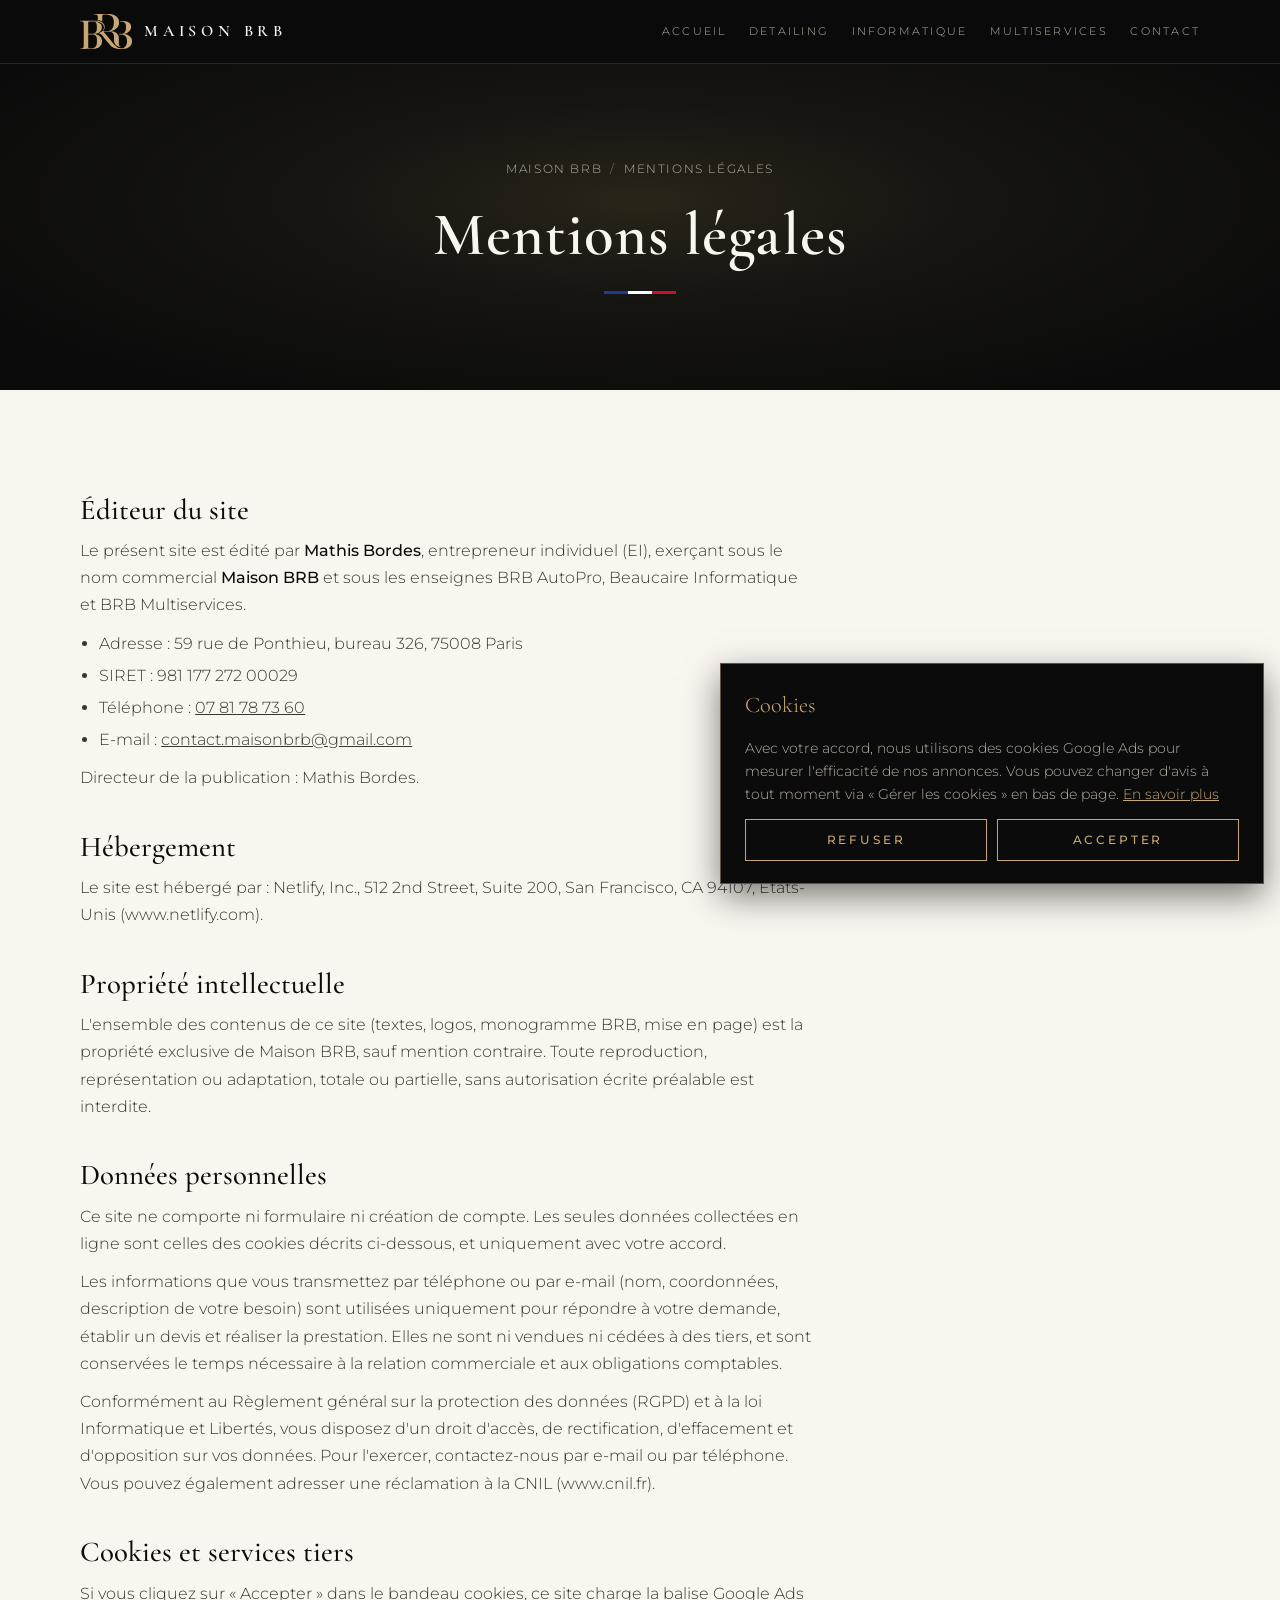
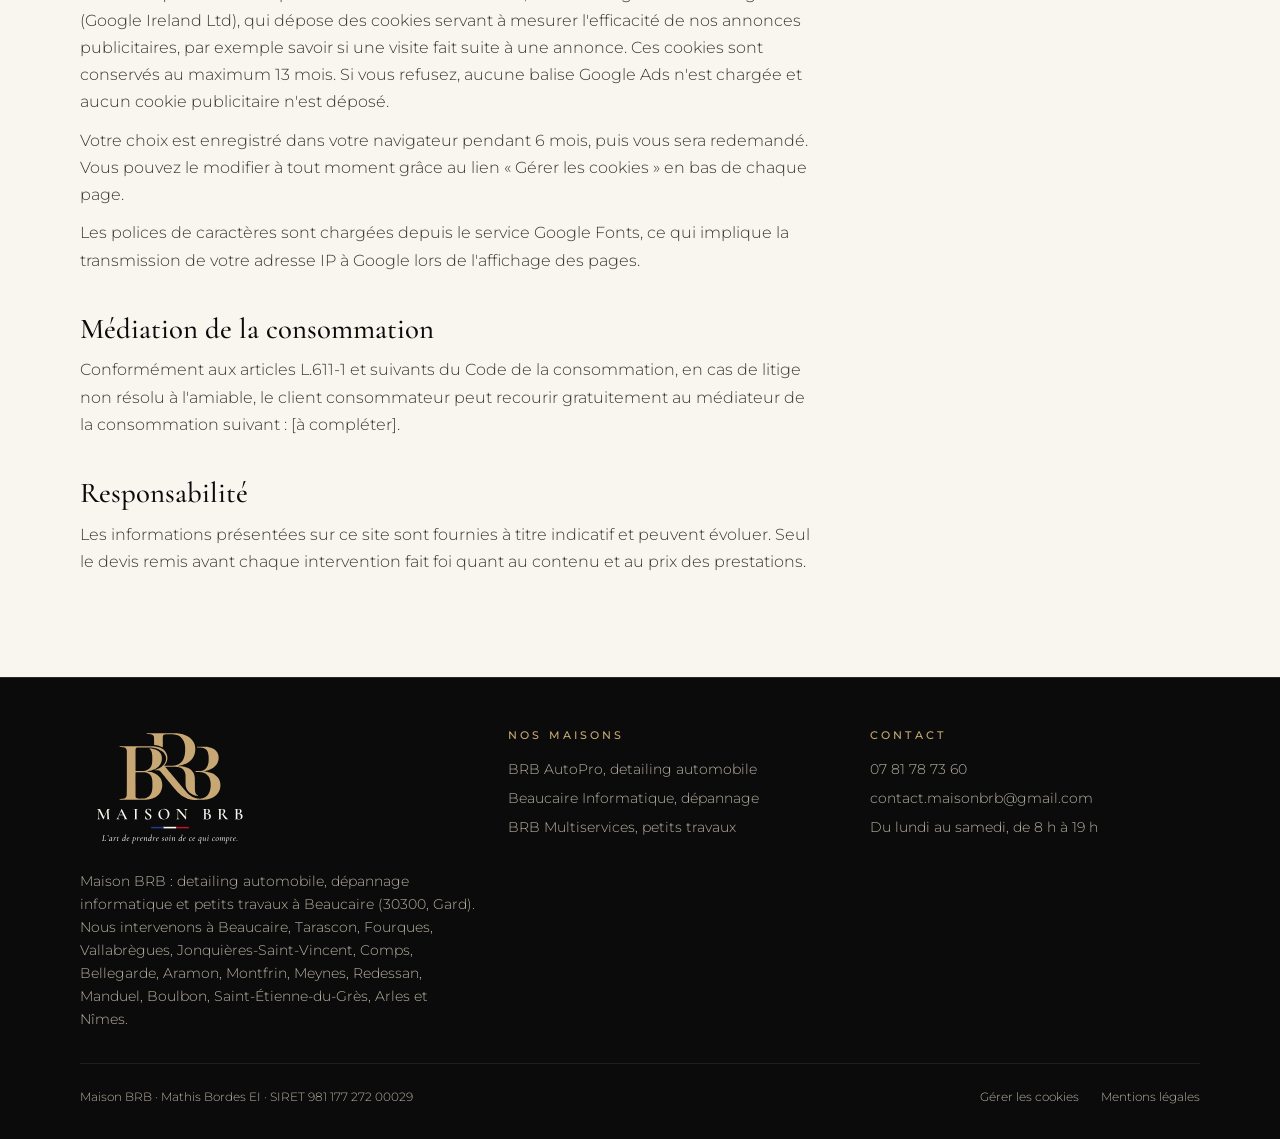
<file: mentions-legales.html>
<!doctype html>
<html lang="fr">
<head>
<meta charset="utf-8">
<meta name="viewport" content="width=device-width, initial-scale=1, viewport-fit=cover">
<title>Mentions légales · Maison BRB</title>
<meta name="description" content="Mentions légales du site Maison BRB : éditeur, hébergement, données personnelles et médiation de la consommation.">
<meta name="robots" content="noindex, follow">
<link rel="canonical" href="https://maisonbrb.fr/mentions-legales.html">
<meta name="theme-color" content="#0B0B0B">
<meta name="google-site-verification" content="C2Wf197ytiRsC117qYJnFB4wuA2djjeU7kxGrJUd7Hs">
<script>
window.dataLayer = window.dataLayer || [];
function gtag(){dataLayer.push(arguments);}
gtag('consent', 'default', {ad_storage: 'denied', ad_user_data: 'denied', ad_personalization: 'denied', analytics_storage: 'denied'});
gtag('js', new Date());
gtag('config', 'AW-18536869011');
</script>
<meta name="geo.region" content="FR-30">
<meta name="geo.placename" content="Beaucaire">
<meta name="geo.position" content="43.8083;4.6436">
<meta name="ICBM" content="43.8083, 4.6436">
<meta property="og:type" content="website">
<meta property="og:locale" content="fr_FR">
<meta property="og:site_name" content="Maison BRB">
<meta property="og:title" content="Mentions légales · Maison BRB">
<meta property="og:description" content="Mentions légales du site Maison BRB : éditeur, hébergement, données personnelles et médiation de la consommation.">
<meta property="og:url" content="https://maisonbrb.fr/mentions-legales.html">
<meta property="og:image" content="https://maisonbrb.fr/assets/og-maison-brb.png">
<meta property="og:image:width" content="1200">
<meta property="og:image:height" content="630">
<meta name="twitter:card" content="summary_large_image">
<link rel="icon" href="assets/favicon.svg" type="image/svg+xml">
<link rel="icon" href="assets/favicon-32.png" sizes="32x32" type="image/png">
<link rel="apple-touch-icon" href="assets/apple-touch-icon.png">
<link rel="preconnect" href="https://fonts.googleapis.com">
<link rel="preconnect" href="https://fonts.gstatic.com" crossorigin>
<link rel="stylesheet" href="https://fonts.googleapis.com/css2?family=Cormorant+Garamond:ital,wght@0,500;0,600;1,500&family=Montserrat:wght@300;400;500&display=swap">
<link rel="stylesheet" href="assets/style.css">

</head>
<body>
<a class="skip" href="#contenu">Aller au contenu</a>
<header>
  <div class="wrap">
    <a class="brand" href="index.html" aria-label="Maison BRB, accueil"><img src="assets/monogramme-or.svg" alt="" width="52" height="34"><span>MAISON BRB</span></a>
    <nav class="main" aria-label="Navigation principale">
      <a href="index.html">Accueil</a>
      <a href="brb-autopro.html">Detailing</a>
      <a href="beaucaire-informatique.html">Informatique</a>
      <a href="brb-multiservices.html">Multiservices</a>
      <a href="#contact">Contact</a>
    </nav>
  </div>
</header>
<main id="contenu">
  <section class="hero sub">
    <div class="wrap">
      <nav class="crumbs" aria-label="Fil d'Ariane"><ol><li><a href="index.html">Maison BRB</a></li><li aria-current="page">Mentions légales</li></ol></nav>
      <h1>Mentions légales</h1>
      <div class="tri" aria-hidden="true"><i></i><i></i><i></i></div>
    </div>
  </section>
  <section class="band light">
    <div class="wrap">
      <div class="prose">
        <section>
          <h2>Éditeur du site</h2>
          <p>Le présent site est édité par <strong>Mathis Bordes</strong>, entrepreneur individuel (EI), exerçant sous le nom commercial <strong>Maison BRB</strong> et sous les enseignes BRB AutoPro, Beaucaire Informatique et BRB Multiservices.</p>
          <ul>
            <li>Adresse : 59 rue de Ponthieu, bureau 326, 75008 Paris</li>
            <li>SIRET : 981 177 272 00029</li>
            <li>Téléphone : <a href="tel:+33781787360">07 81 78 73 60</a></li>
            <li>E-mail : <a href="mailto:contact.maisonbrb@gmail.com">contact.maisonbrb@gmail.com</a></li>
          </ul>
          <p>Directeur de la publication : Mathis Bordes.</p>
        </section>
        <section>
          <h2>Hébergement</h2>
          <p>Le site est hébergé par : Netlify, Inc., 512 2nd Street, Suite 200, San Francisco, CA 94107, États-Unis (www.netlify.com).</p>
        </section>
        <section>
          <h2>Propriété intellectuelle</h2>
          <p>L'ensemble des contenus de ce site (textes, logos, monogramme BRB, mise en page) est la propriété exclusive de Maison BRB, sauf mention contraire. Toute reproduction, représentation ou adaptation, totale ou partielle, sans autorisation écrite préalable est interdite.</p>
        </section>
        <section>
          <h2>Données personnelles</h2>
          <p>Ce site ne comporte ni formulaire ni création de compte. Les seules données collectées en ligne sont celles des cookies décrits ci-dessous, et uniquement avec votre accord.</p>
          <p>Les informations que vous transmettez par téléphone ou par e-mail (nom, coordonnées, description de votre besoin) sont utilisées uniquement pour répondre à votre demande, établir un devis et réaliser la prestation. Elles ne sont ni vendues ni cédées à des tiers, et sont conservées le temps nécessaire à la relation commerciale et aux obligations comptables.</p>
          <p>Conformément au Règlement général sur la protection des données (RGPD) et à la loi Informatique et Libertés, vous disposez d'un droit d'accès, de rectification, d'effacement et d'opposition sur vos données. Pour l'exercer, contactez-nous par e-mail ou par téléphone. Vous pouvez également adresser une réclamation à la CNIL (www.cnil.fr).</p>
        </section>
        <section id="cookies">
          <h2>Cookies et services tiers</h2>
          <p>Si vous cliquez sur « Accepter » dans le bandeau cookies, ce site charge la balise Google Ads (Google Ireland Ltd), qui dépose des cookies servant à mesurer l'efficacité de nos annonces publicitaires, par exemple savoir si une visite fait suite à une annonce. Ces cookies sont conservés au maximum 13 mois. Si vous refusez, aucune balise Google Ads n'est chargée et aucun cookie publicitaire n'est déposé.</p>
          <p>Votre choix est enregistré dans votre navigateur pendant 6 mois, puis vous sera redemandé. Vous pouvez le modifier à tout moment grâce au lien « Gérer les cookies » en bas de chaque page.</p>
          <p>Les polices de caractères sont chargées depuis le service Google Fonts, ce qui implique la transmission de votre adresse IP à Google lors de l'affichage des pages.</p>
        </section>
        <section>
          <h2>Médiation de la consommation</h2>
          <p>Conformément aux articles L.611-1 et suivants du Code de la consommation, en cas de litige non résolu à l'amiable, le client consommateur peut recourir gratuitement au médiateur de la consommation suivant : [à compléter].</p>
        </section>
        <section>
          <h2>Responsabilité</h2>
          <p>Les informations présentées sur ce site sont fournies à titre indicatif et peuvent évoluer. Seul le devis remis avant chaque intervention fait foi quant au contenu et au prix des prestations.</p>
        </section>
      </div>
    </div>
  </section>
</main>
<footer>
  <div class="wrap">
    <div class="foot-top">
      <div>
        <img class="logo" src="assets/logo-maison-brb.svg" alt="Maison BRB, l'art de prendre soin de ce qui compte" width="200" height="138">
        <p>Maison BRB : detailing automobile, dépannage informatique et petits travaux à Beaucaire (30300, Gard). Nous intervenons à Beaucaire, Tarascon, Fourques, Vallabrègues, Jonquières-Saint-Vincent, Comps, Bellegarde, Aramon, Montfrin, Meynes, Redessan, Manduel, Boulbon, Saint-Étienne-du-Grès, Arles et Nîmes.</p>
      </div>
      <div>
        <h2>Nos maisons</h2>
        <ul>
          <li><a href="brb-autopro.html">BRB AutoPro, detailing automobile</a></li>
          <li><a href="beaucaire-informatique.html">Beaucaire Informatique, dépannage</a></li>
          <li><a href="brb-multiservices.html">BRB Multiservices, petits travaux</a></li>
        </ul>
      </div>
      <div>
        <h2>Contact</h2>
        <ul>
          <li><a href="tel:+33781787360">07 81 78 73 60</a></li>
          <li><a href="mailto:contact.maisonbrb@gmail.com">contact.maisonbrb@gmail.com</a></li>
          <li>Du lundi au samedi, de 8 h à 19 h</li>
        </ul>
      </div>
    </div>
    <div class="foot-bottom">
      <span>Maison BRB · Mathis Bordes EI · SIRET 981 177 272 00029</span>
      <span class="foot-links"><button class="linkish" type="button" data-cookies>Gérer les cookies</button><a href="mentions-legales.html">Mentions légales</a></span>
    </div>
  </div>
</footer>
<div class="consent" id="consent" role="dialog" aria-labelledby="consent-titre" data-gtag="AW-18536869011" data-conversion="AW-18536869011/pi5FCOq0vakdEJPZiIdF" hidden>
  <p id="consent-titre" class="consent-titre">Cookies</p>
  <p>Avec votre accord, nous utilisons des cookies Google Ads pour mesurer l'efficacité de nos annonces. Vous pouvez changer d'avis à tout moment via « Gérer les cookies » en bas de page. <a href="mentions-legales.html#cookies">En savoir plus</a></p>
  <div class="consent-btns"><button class="btn" type="button" data-consent="denied">Refuser</button><button class="btn" type="button" data-consent="granted">Accepter</button></div>
</div>
<a class="callbar" href="tel:+33781787360"><span aria-hidden="true">☎</span> Appeler · 07 81 78 73 60</a>
<script src="assets/site.js" defer></script>
</body>
</html>
</file>
<file: assets/style.css>
/* Maison BRB — charte : noir #0B0B0B, or #C7A774, crème #F8F6EF ; Cormorant Garamond + Montserrat.
   Mise en page : bandes noires et crème alternées, comme les deux faces de la carte de visite ; contenu centré sur 72rem. */
:root{
  --ink:#0B0B0B; --ink-2:#151411; --ivory:#F8F6EF; --ivory-2:#EFEBE0;
  --gold:#C7A774; --gold-soft:#8C7651; --text-dim:#B9B2A3; --text-dim-ink:#5A5348;
  --blue:#1F3A93; --red:#C8102E;
  --display:"Cormorant Garamond","Cormorant",Garamond,"Times New Roman",serif;
  --body:"Montserrat","Helvetica Neue",Arial,sans-serif;
  color-scheme:dark;
}
*{box-sizing:border-box}
html{scroll-behavior:smooth;scroll-padding-top:5rem}
body{margin:0;background:var(--ink);color:var(--ivory);font-family:var(--body);font-weight:300;font-size:16px;line-height:1.7;-webkit-font-smoothing:antialiased}
img{max-width:100%}
a{color:inherit}
.wrap{max-width:72rem;margin:0 auto;padding-left:max(16px,env(safe-area-inset-left,0px));padding-right:max(16px,env(safe-area-inset-right,0px))}
.eyebrow{font-family:var(--body);font-weight:500;font-size:.72rem;letter-spacing:.32em;text-transform:uppercase;color:var(--gold)}
h1,h2,h3{font-family:var(--display);font-weight:500;text-wrap:balance;margin:0}
p{margin:0}
:focus-visible{outline:2px solid var(--gold);outline-offset:3px}
.skip{position:absolute;left:-999px;top:0;z-index:20;background:var(--gold);color:var(--ink);padding:.6rem 1rem;text-decoration:none;font-size:.8rem}
.skip:focus{left:1rem;top:1rem}
.tri{display:flex;width:72px;height:3px}
.tri i{flex:1}.tri i:nth-child(1){background:var(--blue)}.tri i:nth-child(2){background:#fff}.tri i:nth-child(3){background:var(--red)}

/* en-tête */
header{position:sticky;top:0;z-index:5;background:rgba(11,11,11,.92);backdrop-filter:blur(8px);-webkit-backdrop-filter:blur(8px);border-bottom:1px solid rgba(199,167,116,.18)}
header .wrap{display:flex;flex-wrap:wrap;align-items:center;justify-content:space-between;gap:.6rem 1rem;padding-block:.9rem}
.brand{display:flex;align-items:center;gap:.75rem;text-decoration:none}
.brand img{width:52px;height:auto;display:block}
.brand span{font-family:var(--display);font-weight:600;letter-spacing:.3em;font-size:1rem}
nav.main{display:flex;gap:1.4rem}
nav.main a{text-decoration:none;font-size:.7rem;letter-spacing:.2em;text-transform:uppercase;color:var(--text-dim);transition:color .2s;white-space:nowrap}
nav.main a:hover,nav.main a[aria-current="page"]{color:var(--gold)}
@media (max-width:900px){
  nav.main{order:3;width:100%;overflow-x:auto;gap:1.2rem;padding-bottom:.2rem;scrollbar-width:none}
  nav.main::-webkit-scrollbar{display:none}
}

/* boutons */
.btn{display:inline-flex;align-items:center;gap:.6rem;padding:.95rem 1.8rem;border:1px solid var(--gold);color:var(--gold);text-decoration:none;font-size:.74rem;font-weight:500;letter-spacing:.24em;text-transform:uppercase;transition:background .25s,color .25s}
.btn:hover{background:var(--gold);color:var(--ink)}
.btn.solid{background:var(--gold);color:var(--ink)}
.btn.solid:hover{background:transparent;color:var(--gold)}
.btns{display:flex;flex-wrap:wrap;gap:.8rem;justify-content:center;margin-top:.8rem}

/* héros */
.hero{position:relative;overflow:hidden;background:radial-gradient(ellipse 60% 70% at 50% 42%,#2A2418 0%,var(--ink-2) 45%,var(--ink) 100%)}
.hero .wrap{display:grid;justify-items:center;text-align:center;gap:1.4rem;padding-block:clamp(4rem,10vw,7.5rem)}
.hero .mono{width:min(360px,72vw);height:auto}
.hero h1{font-weight:600;font-size:clamp(2.2rem,6vw,3.6rem);letter-spacing:.32em;margin-right:-.32em;line-height:1.1}
.hero .slogan{font-family:var(--display);font-style:italic;font-size:clamp(1.3rem,3vw,1.75rem);color:var(--gold)}
.hero .lead{max-width:38rem;color:var(--text-dim);font-size:1rem}
.hero.sub .wrap{padding-block:clamp(3.5rem,8vw,6rem)}
.hero.sub .ic{width:76px;height:auto;stroke:var(--gold);fill:none;stroke-width:1.2;stroke-linecap:round;stroke-linejoin:round}
.hero.sub h1{letter-spacing:.02em;margin-right:0;font-size:clamp(2.3rem,6vw,3.8rem)}
.hero.sub h1 em{display:block;font-size:.5em;letter-spacing:.3em;font-style:normal;font-family:var(--body);font-weight:500;text-transform:uppercase;color:var(--gold);margin-bottom:.9rem}
@media (prefers-reduced-motion:no-preference){
  .hero .mono,.hero .ic{animation:rise 1.4s cubic-bezier(.2,.7,.2,1) both}
  .hero h1,.hero .tri,.hero .slogan{animation:rise 1.4s .15s cubic-bezier(.2,.7,.2,1) both}
  @keyframes rise{from{opacity:.0001;transform:translateY(14px)}to{opacity:1;transform:none}}
}

/* fil d'Ariane */
.crumbs{font-size:.72rem;letter-spacing:.14em;text-transform:uppercase;color:var(--text-dim)}
.crumbs ol{list-style:none;margin:0;padding:0;display:flex;flex-wrap:wrap;justify-content:center;gap:.5rem}
.crumbs li+li::before{content:"/";margin-right:.5rem;color:var(--gold-soft)}
.crumbs a{text-decoration:none}.crumbs a:hover{color:var(--gold)}

/* bandes */
.light{background:var(--ivory);color:var(--ink)}
.band .wrap{padding-block:clamp(4rem,8vw,6.5rem);display:grid;gap:3rem}
.head{display:grid;gap:.9rem;max-width:40rem}
.head h2{font-size:clamp(2rem,4.5vw,2.9rem);line-height:1.1}
.head p{color:var(--text-dim)}
.light .head p{color:var(--text-dim-ink)}

/* cartes des maisons et des prestations */
.grid{display:grid;grid-template-columns:repeat(3,minmax(0,1fr));gap:1.5rem}
.grid.two{grid-template-columns:repeat(2,minmax(0,1fr))}
@media (max-width:900px){.grid,.grid.two{grid-template-columns:1fr}}
.house{display:flex;flex-direction:column;gap:1.1rem;padding:2.2rem 2rem 2rem;background:#fff;border:1px solid var(--ivory-2);min-width:0;transition:border-color .3s,transform .3s}
.house:hover{border-color:var(--gold);transform:translateY(-3px)}
.house svg.ic{width:56px;height:auto;stroke:var(--gold);fill:none;stroke-width:1.3;stroke-linecap:round;stroke-linejoin:round}
.house .name{font-family:var(--body);font-weight:500;font-size:.85rem;letter-spacing:.2em;text-transform:uppercase}
.house h3{font-size:1.65rem;line-height:1.15;font-style:italic;color:var(--text-dim-ink)}
.house p{font-size:.95rem;color:#3A362F}
.house ul{list-style:none;margin:0;padding:0;display:grid;gap:.45rem;font-size:.9rem}
.house li{display:flex;gap:.7rem;align-items:baseline}
.house li::before{content:"";flex:none;width:10px;height:1px;background:var(--gold);transform:translateY(-4px)}
.house .go{margin-top:auto;padding-top:1.2rem;border-top:1px solid var(--ivory-2);display:flex;justify-content:space-between;align-items:center;text-decoration:none;font-size:.72rem;font-weight:500;letter-spacing:.22em;text-transform:uppercase;color:var(--ink)}
.house .go span:last-child{color:var(--gold);font-size:1.1rem;transition:transform .25s}
.house:hover .go span:last-child{transform:translateX(4px)}
.house.plain:hover{transform:none}
.house.plain h3{font-style:normal;color:var(--ink);font-weight:600}

/* engagements / étapes */
.split .wrap{grid-template-columns:minmax(0,1fr) minmax(0,1.4fr);gap:clamp(2rem,6vw,5rem);align-items:start}
@media (max-width:820px){.split .wrap{grid-template-columns:1fr}}
.pledge{display:grid;grid-template-columns:9rem minmax(0,1fr);gap:1.5rem;padding-block:1.6rem;border-top:1px solid rgba(199,167,116,.25)}
.pledge:last-child{border-bottom:1px solid rgba(199,167,116,.25)}
.pledge h3{font-size:1.45rem;color:var(--gold);line-height:1.2}
.pledge p{color:var(--text-dim);font-size:.95rem}
@media (max-width:520px){.pledge{grid-template-columns:1fr;gap:.4rem}}

/* zone d'intervention */
.towns{list-style:none;margin:0;padding:0;display:flex;flex-wrap:wrap;gap:.6rem}
.towns li{border:1px solid rgba(199,167,116,.45);padding:.45rem .9rem;font-size:.82rem;letter-spacing:.06em}
.light .towns li{border-color:var(--gold)}
.towns li.main{background:var(--gold);color:var(--ink);border-color:var(--gold);font-weight:500}

/* FAQ */
.faq{display:grid;gap:0}
.faq details{border-top:1px solid #DDD6C6}
.faq details:last-child{border-bottom:1px solid #DDD6C6}
.faq summary{cursor:pointer;list-style:none;display:flex;justify-content:space-between;gap:1rem;padding-block:1.2rem;font-family:var(--display);font-size:1.35rem;font-weight:600;line-height:1.25}
.faq summary::-webkit-details-marker{display:none}
.faq summary::after{content:"+";color:var(--gold);font-family:var(--body);font-weight:300;font-size:1.5rem;line-height:1}
.faq details[open] summary::after{content:"–"}
.faq details p{padding-bottom:1.3rem;color:#3A362F;max-width:46rem}

/* contact */
.contact .wrap{grid-template-columns:minmax(0,1.1fr) minmax(0,1fr);gap:clamp(2rem,6vw,5rem);align-items:center}
@media (max-width:820px){.contact .wrap{grid-template-columns:1fr}}
.card{background:var(--ivory);color:var(--ink);padding:2.4rem 2.2rem;display:grid;gap:1.4rem;min-width:0;border-top:3px solid var(--gold)}
.row{display:grid;gap:.25rem}
.row .k{font-size:.68rem;letter-spacing:.28em;text-transform:uppercase;color:#7A6543;font-weight:500}
.row .v{font-family:var(--display);font-size:1.55rem;line-height:1.2;overflow-wrap:anywhere;text-decoration:none}
a.v:hover{color:#7A6543}
.copy{justify-self:start;background:none;border:1px solid var(--gold);color:#7A6543;font:500 .68rem/1 var(--body);letter-spacing:.2em;text-transform:uppercase;padding:.6rem .9rem;cursor:pointer}
.copy:hover{background:var(--gold);color:var(--ink)}

/* texte long (mentions légales) */
.prose{max-width:46rem;display:grid;gap:2.4rem}
.prose section{display:grid;gap:.7rem}
.prose h2{font-size:1.8rem;line-height:1.15}
.prose p,.prose li{color:#3A362F}
.prose ul{margin:0;padding-left:1.2rem;display:grid;gap:.3rem}
.prose strong{font-weight:500;color:var(--ink)}

/* pied de page */
footer{border-top:1px solid rgba(199,167,116,.18)}
footer .wrap{padding-block:3rem 2rem;display:grid;gap:2rem}
.foot-top{display:grid;grid-template-columns:minmax(0,1.2fr) repeat(2,minmax(0,1fr));gap:2rem}
@media (max-width:720px){.foot-top{grid-template-columns:1fr}}
.foot-top img.logo{width:180px;height:auto;display:block;margin-bottom:1.2rem}
.foot-top p,.foot-top a,.foot-top li{font-size:.85rem;color:var(--text-dim)}
.foot-top h2{font-family:var(--body);font-weight:500;font-size:.7rem;letter-spacing:.28em;text-transform:uppercase;color:var(--gold);margin-bottom:.8rem}
.foot-top ul{list-style:none;margin:0;padding:0;display:grid;gap:.35rem}
.foot-top a{text-decoration:none}.foot-top a:hover{color:var(--gold)}
.foot-bottom{border-top:1px solid rgba(199,167,116,.12);padding-top:1.4rem;display:flex;flex-wrap:wrap;gap:.6rem 2rem;justify-content:space-between;font-size:.74rem;color:var(--text-dim)}
.foot-bottom a{text-decoration:none}.foot-bottom a:hover{color:var(--gold)}

/* bouton d'appel fixe sur mobile */
.callbar{display:none}
@media (max-width:720px){
  .callbar{display:flex;position:fixed;left:16px;right:16px;bottom:max(16px,env(safe-area-inset-bottom,0px));z-index:6;justify-content:center;align-items:center;gap:.6rem;padding:.95rem 1rem;background:var(--gold);color:var(--ink);text-decoration:none;font-size:.78rem;font-weight:500;letter-spacing:.2em;text-transform:uppercase;box-shadow:0 8px 24px rgba(0,0,0,.45)}
  body{padding-bottom:5rem}
}

/* lien vers le site propre d'une maison */
.house .ext{align-self:flex-start;margin-top:-.4rem;font-size:.72rem;letter-spacing:.14em;text-transform:uppercase;color:#7A6543;text-decoration:none;border-bottom:1px solid var(--gold);padding-bottom:.15rem}
.house .ext:hover{color:var(--ink)}

/* bandeau cookies */
.consent{position:fixed;left:16px;right:16px;bottom:max(16px,env(safe-area-inset-bottom,0px));z-index:8;max-width:34rem;margin-left:auto;background:var(--ink);color:var(--ivory);border:1px solid rgba(199,167,116,.45);padding:1.4rem 1.5rem;display:grid;gap:.8rem;box-shadow:0 12px 32px rgba(0,0,0,.5);font-size:.85rem}
.consent[hidden]{display:none}
.consent .consent-titre{font-family:var(--display);font-size:1.4rem;color:var(--gold)}
.consent p{color:var(--text-dim)}
.consent a{color:var(--gold)}
.consent-btns{display:flex;gap:.6rem;flex-wrap:wrap}
.consent-btns .btn{flex:1;justify-content:center;padding:.8rem 1rem;background:none;font-family:var(--body);cursor:pointer}
.consent-btns .btn:hover{background:var(--gold);color:var(--ink)}
.foot-links{display:flex;gap:1.4rem}
.linkish{background:none;border:0;padding:0;font:inherit;color:inherit;cursor:pointer}
.linkish:hover{color:var(--gold)}
</file>
